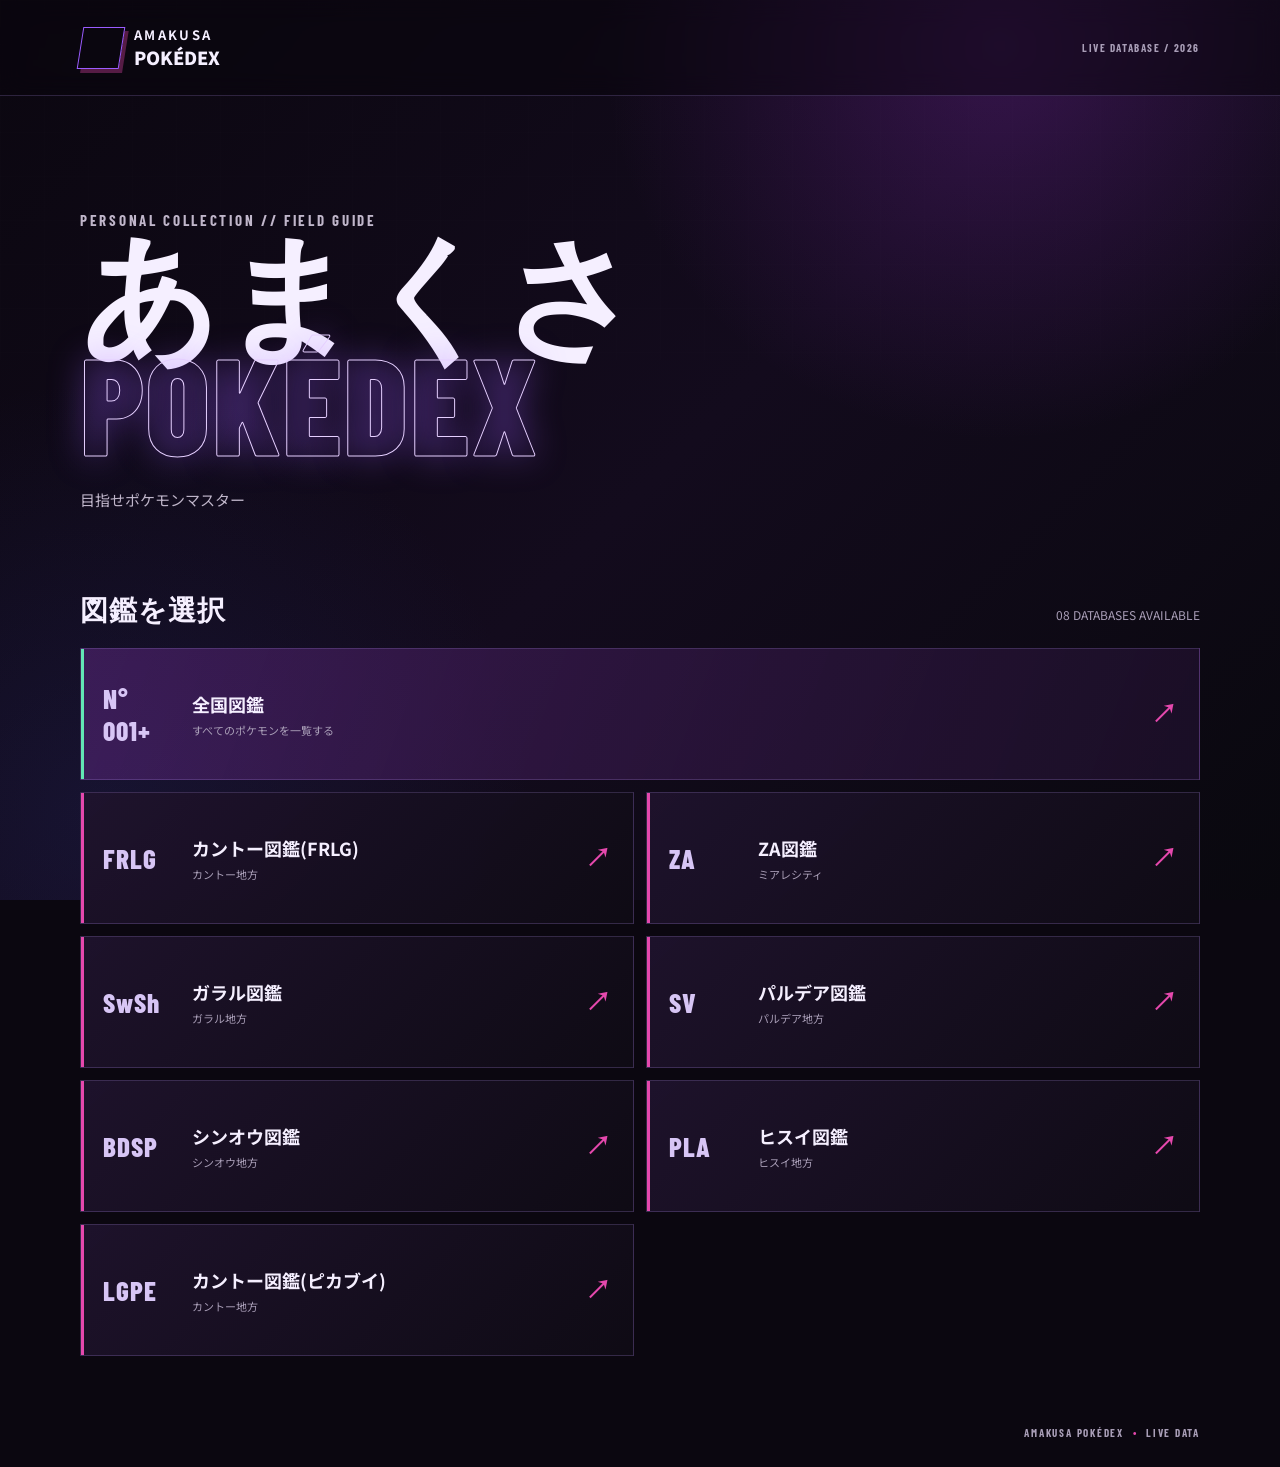
<file: index.html>
<!doctype html>
<html lang="ja">
<head>
  <meta charset="UTF-8">
  <meta name="viewport" content="width=device-width, initial-scale=1">
  <meta name="theme-color" content="#0b0710">
  <title>あまくさPOKÉDEX</title>
  <link rel="stylesheet" href="home.css">
</head>
<body>
  <div class="background" aria-hidden="true"></div>
  <header class="site-header"><div class="shell header-inner">
    <a class="wordmark" href="./" aria-label="あまくさPOKÉDEXトップへ戻る"><span class="mark"></span><span><strong>AMAKUSA</strong><span>POKÉDEX</span></span></a>
    <div class="header-note">LIVE DATABASE / 2026</div>
  </div></header>
  <main class="shell">
    <section class="intro"><p class="eyebrow">PERSONAL COLLECTION // FIELD GUIDE</p><h1>あまくさ<span>POKÉDEX</span></h1><p>目指せポケモンマスター</p></section>
    <section aria-labelledby="dex-heading"><div class="section-heading"><h2 id="dex-heading">図鑑を選択</h2><p>08 DATABASES AVAILABLE</p></div><div class="dex-grid">
      <a class="dex-card national" href="./NATIONAL/" style="animation-delay:.4s"><span class="dex-code">N° 001+</span><span><h3>全国図鑑</h3><p>すべてのポケモンを一覧する</p></span><span class="arrow">↗</span></a>
      <a class="dex-card" href="./FRLG/" style="animation-delay:.05s"><span class="dex-code">FRLG</span><span><h3>カントー図鑑(FRLG)</h3><p>カントー地方</p></span><span class="arrow">↗</span></a>
      <a class="dex-card" href="./ZA/" style="animation-delay:.1s"><span class="dex-code">ZA</span><span><h3>ZA図鑑</h3><p>ミアレシティ</p></span><span class="arrow">↗</span></a>
      <a class="dex-card" href="./SWSH/" style="animation-delay:.15s"><span class="dex-code">SwSh</span><span><h3>ガラル図鑑</h3><p>ガラル地方</p></span><span class="arrow">↗</span></a>
      <a class="dex-card" href="./SV/" style="animation-delay:.2s"><span class="dex-code">SV</span><span><h3>パルデア図鑑</h3><p>パルデア地方</p></span><span class="arrow">↗</span></a>
      <a class="dex-card" href="./BDSP/" style="animation-delay:.25s"><span class="dex-code">BDSP</span><span><h3>シンオウ図鑑</h3><p>シンオウ地方</p></span><span class="arrow">↗</span></a>
      <a class="dex-card" href="./PLA/" style="animation-delay:.3s"><span class="dex-code">PLA</span><span><h3>ヒスイ図鑑</h3><p>ヒスイ地方</p></span><span class="arrow">↗</span></a>
      <a class="dex-card" href="./LGPE/" style="animation-delay:.35s"><span class="dex-code">LGPE</span><span><h3>カントー図鑑(ピカブイ)</h3><p>カントー地方</p></span><span class="arrow">↗</span></a>
    </div></section>
  </main>
  <footer class="shell">AMAKUSA POKÉDEX <span>•</span> LIVE DATA</footer>
</body>
</html>
</file>
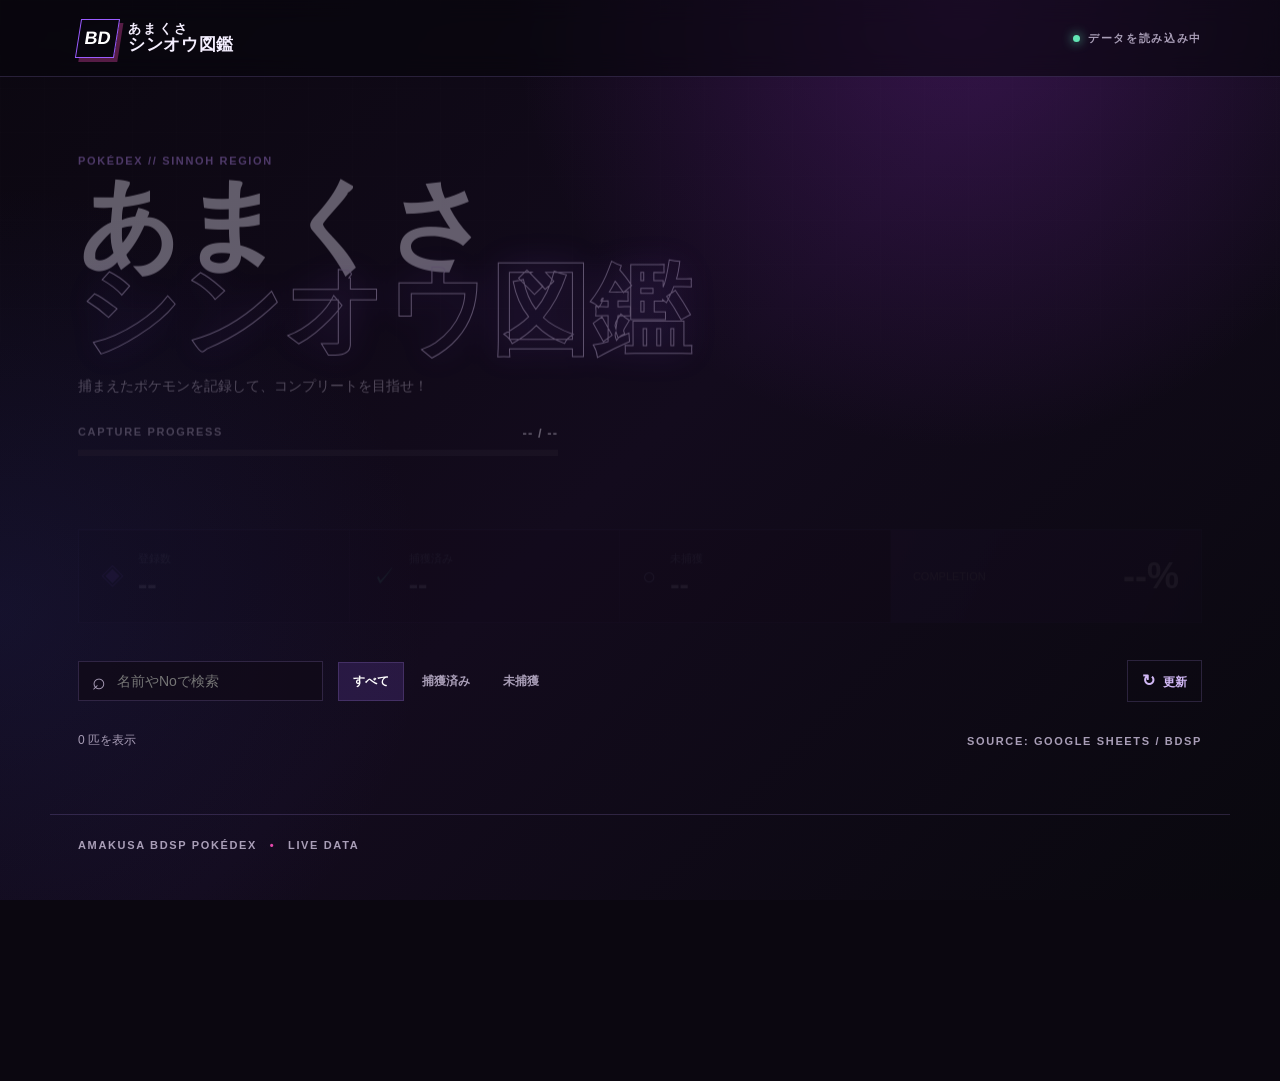
<file: bdsp/index.html>
<!doctype html><html lang="ja"><head><meta charset="UTF-8"><meta name="viewport" content="width=device-width, initial-scale=1"><title>あまくさシンオウ図鑑</title><meta http-equiv="refresh" content="0; url=../BDSP/"></head><body><p><a href="../BDSP/">シンオウ図鑑を開く</a></p></body></html>
</file>
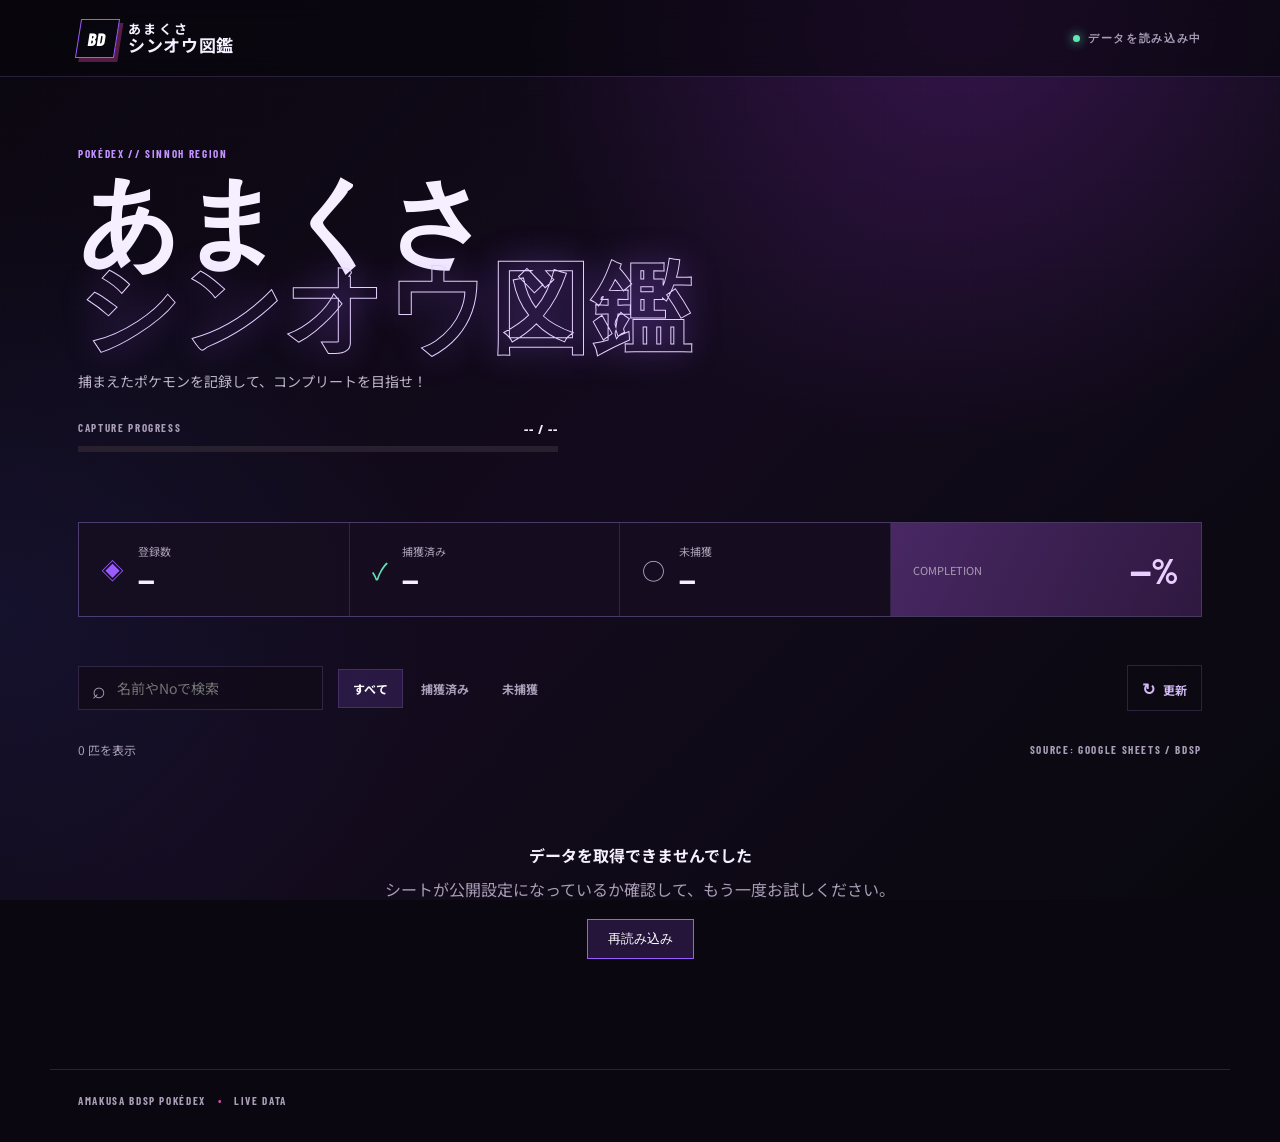
<file: BDSP/index.html>
<!doctype html>
<html lang="ja">
<head>
  <meta charset="UTF-8">
  <meta name="viewport" content="width=device-width, initial-scale=1">
  <meta name="theme-color" content="#0b0710">
  <title>あまくさシンオウ図鑑</title>
  <link rel="preconnect" href="https://fonts.googleapis.com">
  <link rel="preconnect" href="https://fonts.gstatic.com" crossorigin>
  <link href="https://fonts.googleapis.com/css2?family=Barlow+Condensed:wght@600;700;800&family=Noto+Sans+JP:wght@400;500;700;900&display=swap" rel="stylesheet">
  <link rel="stylesheet" href="bdsp.css">
</head>
<body>
  <div class="backdrop" aria-hidden="true"></div>
  <header class="site-header"><div class="header-inner"><a class="brand" href="../" aria-label="あまくさPOKÉDEX選択画面へ戻る"><span class="brand-mark">BD</span><span><strong>あまくさ</strong><b>シンオウ図鑑</b></span></a><div class="header-meta"><span class="live-dot"></span><span id="updatedAt">データを読み込み中</span></div></div></header>
  <main class="main-content"><section class="hero"><div class="eyebrow">POKÉDEX // SINNOH REGION</div><h1>あまくさ<span>シンオウ図鑑</span></h1><p>捕まえたポケモンを記録して、コンプリートを目指せ！</p><div class="progress-wrap" aria-label="捕獲進捗"><div class="progress-label"><span>CAPTURE PROGRESS</span><strong id="progressText">-- / --</strong></div><div class="progress-track"><div class="progress-bar" id="progressBar"></div></div></div></section>
    <div class="dashboard-shell"><section class="dashboard" aria-label="図鑑の操作と統計"><div class="stat"><span class="stat-icon">◈</span><div><small>登録数</small><strong id="totalCount">--</strong></div></div><div class="stat captured"><span class="stat-icon">✓</span><div><small>捕獲済み</small><strong id="capturedCount">--</strong></div></div><div class="stat missing"><span class="stat-icon">○</span><div><small>未捕獲</small><strong id="missingCount">--</strong></div></div><div class="completion"><small>COMPLETION</small><strong id="completionRate">--%</strong></div></section>
    <section class="toolbar" aria-label="図鑑の絞り込み"><label class="search-box"><span aria-hidden="true">⌕</span><input id="searchInput" type="search" placeholder="名前やNoで検索" autocomplete="off"></label><div class="filter-tabs" role="group" aria-label="表示フィルター"><button class="filter active" data-filter="all" type="button">すべて</button><button class="filter" data-filter="captured" type="button">捕獲済み</button><button class="filter" data-filter="missing" type="button">未捕獲</button></div><button class="refresh-button" id="refreshButton" type="button"><span>↻</span> 更新</button></section><div class="result-line"><span id="resultCount">データを読み込んでいます...</span><span class="source-label">SOURCE: GOOGLE SHEETS / BDSP</span></div></div>
    <section class="pokemon-grid" id="pokemonGrid" aria-live="polite"></section><div class="empty-state" id="emptyState" hidden><div>⌁</div><strong>該当するポケモンが見つかりません</strong><span>検索条件やフィルターを変更してください。</span></div><div class="error-state" id="errorState" hidden><strong>データを取得できませんでした</strong><span>シートが公開設定になっているか確認して、もう一度お試しください。</span><button id="retryButton" type="button">再読み込み</button></div>
  </main><button class="back-to-top" id="backToTop" type="button" aria-label="ページの一番上へ戻る" hidden>↑</button><div class="panel-size-control" id="panelSizeControl" hidden><button class="panel-size-toggle" id="panelSizeToggle" type="button" aria-expanded="false" aria-controls="panelSizeOptions">パネルサイズ</button><div class="panel-size-options" id="panelSizeOptions" role="group" aria-label="パネルサイズ" hidden><button type="button" data-panel-scale="1">100%</button><button type="button" data-panel-scale=".75">75%</button><button type="button" data-panel-scale=".5">50%</button></div></div><footer>AMAKUSA BDSP POKÉDEX <span>•</span> LIVE DATA</footer><script src="bdsp.js"></script>
</body>
</html>
</file>
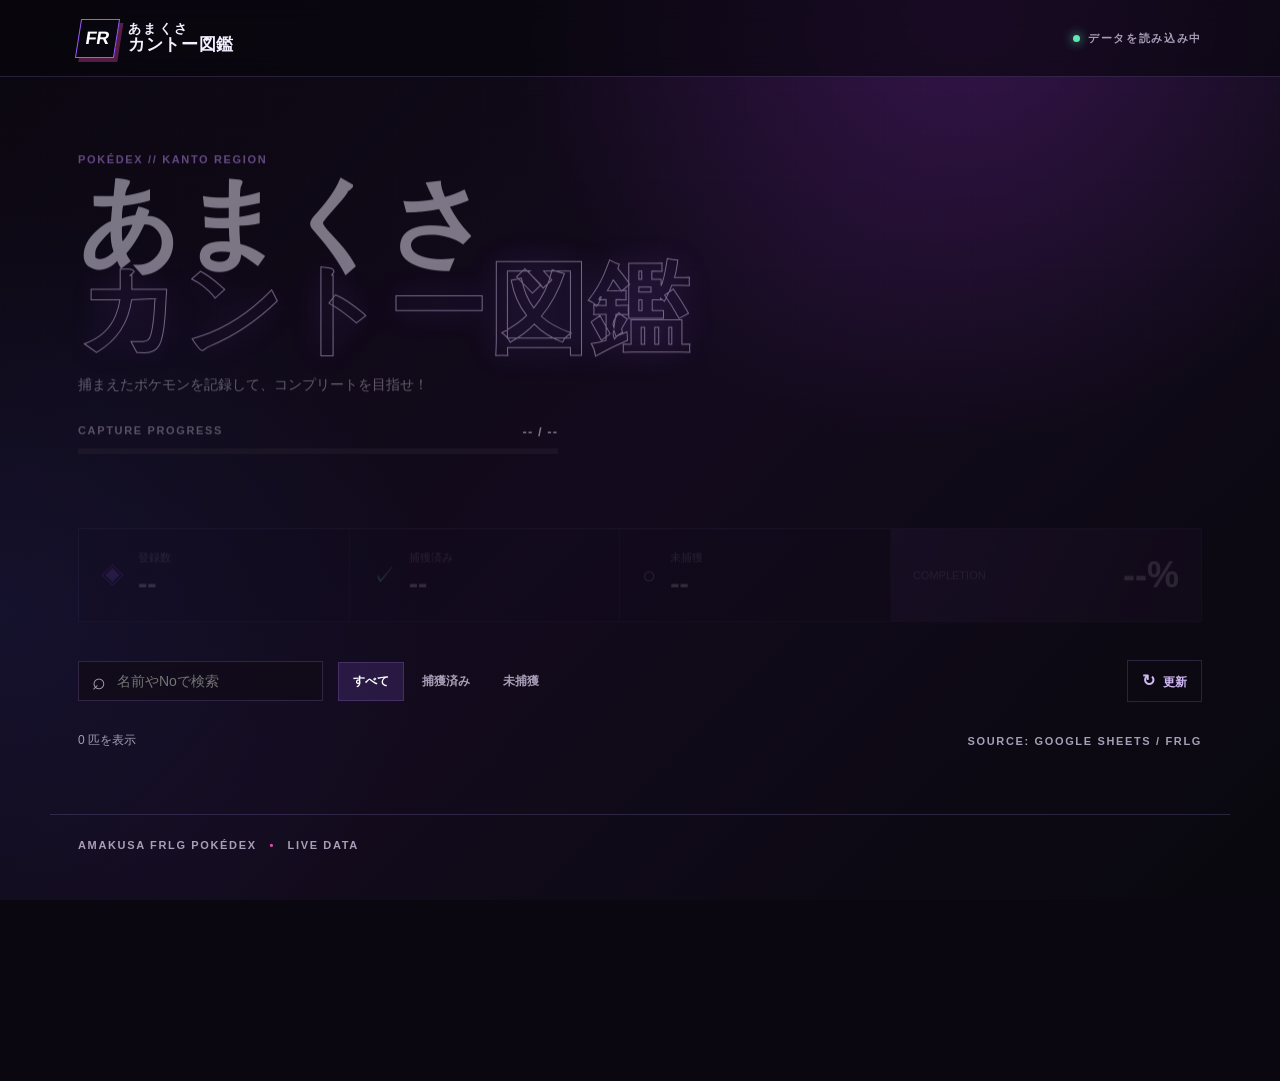
<file: frlg/index.html>
<!doctype html>
<html lang="ja">
<head>
  <meta charset="UTF-8">
  <meta name="viewport" content="width=device-width, initial-scale=1">
  <title>あまくさFRLG図鑑</title>
  <meta http-equiv="refresh" content="0; url=../FRLG/">
</head>
<body>
  <p><a href="../FRLG/">FRLG図鑑を開く</a></p>
</body>
</html>
</file>
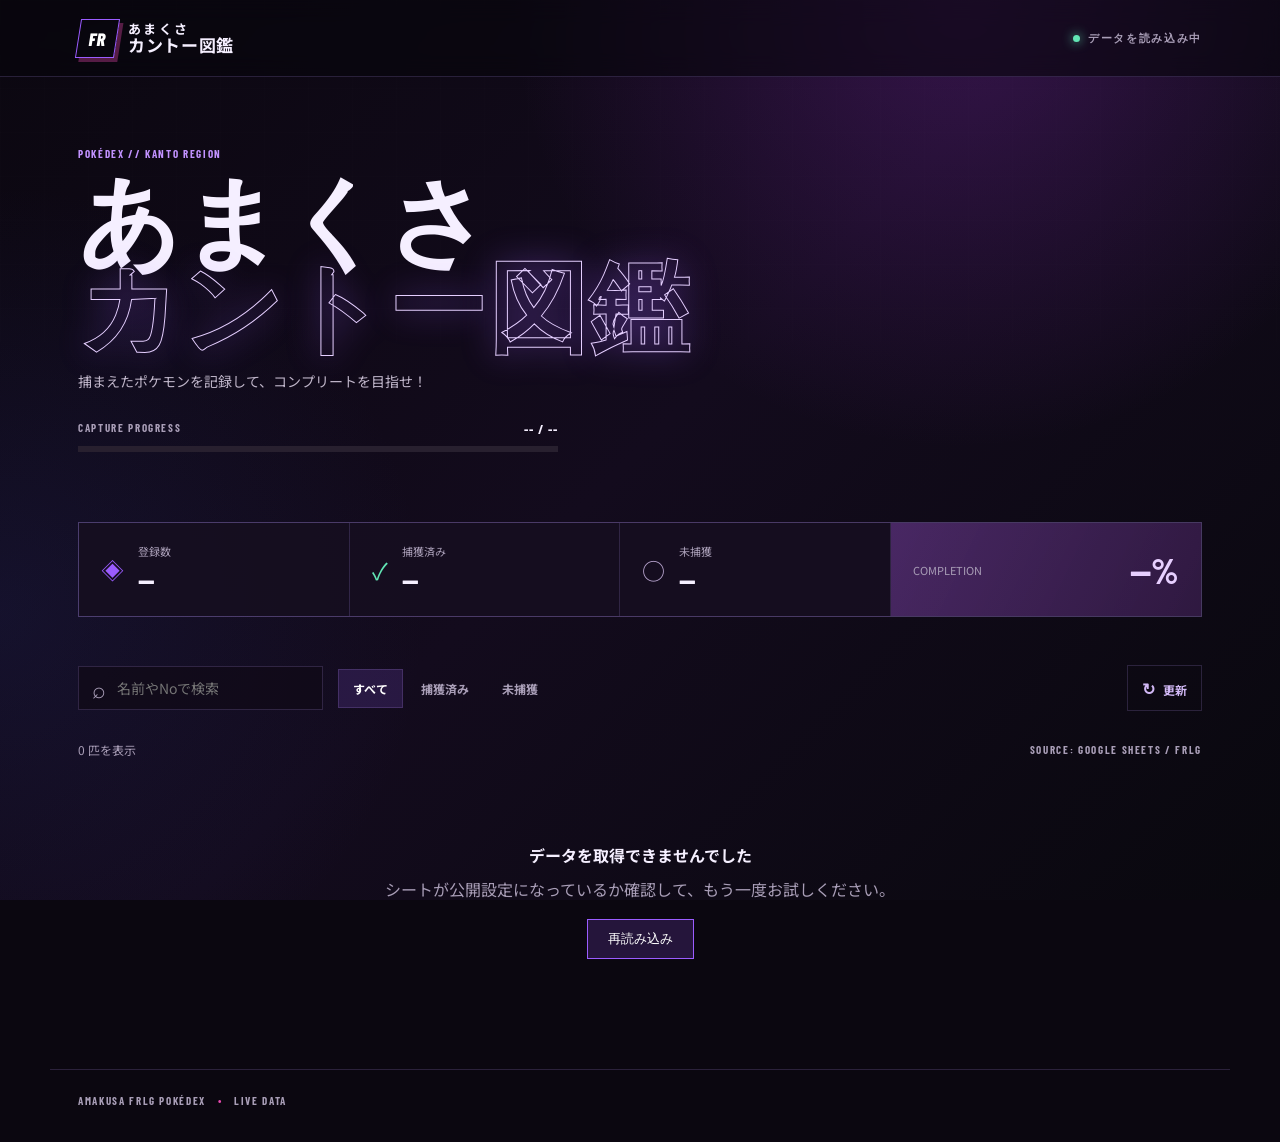
<file: FRLG/index.html>
<!doctype html>
<html lang="ja">
<head>
  <meta charset="UTF-8">
  <meta name="viewport" content="width=device-width, initial-scale=1">
  <meta name="theme-color" content="#0b0710">
  <title>あまくさカントー図鑑</title>
  <link rel="preconnect" href="https://fonts.googleapis.com">
  <link rel="preconnect" href="https://fonts.gstatic.com" crossorigin>
  <link href="https://fonts.googleapis.com/css2?family=Barlow+Condensed:wght@600;700;800&family=Noto+Sans+JP:wght@400;500;700;900&display=swap" rel="stylesheet">
  <link rel="stylesheet" href="frlg.css">
</head>
<body>
  <div class="backdrop" aria-hidden="true"></div>
  <header class="site-header">
    <div class="header-inner">
      <a class="brand" href="../" aria-label="あまくさPOKÉDEX選択画面へ戻る">
        <span class="brand-mark">FR</span>
        <span><strong>あまくさ</strong><b>カントー図鑑</b></span>
      </a>
      <div class="header-meta"><span class="live-dot"></span><span id="updatedAt">データを読み込み中</span></div>
    </div>
  </header>
  <main class="main-content">
    <section class="hero">
      <div class="eyebrow">POKÉDEX // KANTO REGION</div>
      <h1>あまくさ<span>カントー図鑑</span></h1>
      <p>捕まえたポケモンを記録して、コンプリートを目指せ！</p>
      <div class="progress-wrap" aria-label="捕獲進捗"><div class="progress-label"><span>CAPTURE PROGRESS</span><strong id="progressText">-- / --</strong></div><div class="progress-track"><div class="progress-bar" id="progressBar"></div></div></div>
    </section>
    <div class="dashboard-shell">
    <section class="dashboard" aria-label="図鑑の操作と統計">
      <div class="stat"><span class="stat-icon">◈</span><div><small>登録数</small><strong id="totalCount">--</strong></div></div><div class="stat captured"><span class="stat-icon">✓</span><div><small>捕獲済み</small><strong id="capturedCount">--</strong></div></div><div class="stat missing"><span class="stat-icon">○</span><div><small>未捕獲</small><strong id="missingCount">--</strong></div></div><div class="completion"><small>COMPLETION</small><strong id="completionRate">--%</strong></div>
    </section>
    <section class="toolbar" aria-label="図鑑の絞り込み"><label class="search-box"><span aria-hidden="true">⌕</span><input id="searchInput" type="search" placeholder="名前やNoで検索" autocomplete="off"></label><div class="filter-tabs" role="group" aria-label="表示フィルター"><button class="filter active" data-filter="all" type="button">すべて</button><button class="filter" data-filter="captured" type="button">捕獲済み</button><button class="filter" data-filter="missing" type="button">未捕獲</button></div><button class="refresh-button" id="refreshButton" type="button"><span>↻</span> 更新</button></section>
    <div class="result-line"><span id="resultCount">データを読み込んでいます...</span><span class="source-label">SOURCE: GOOGLE SHEETS / FRLG</span></div>
    </div><section class="pokemon-grid" id="pokemonGrid" aria-live="polite"></section><div class="empty-state" id="emptyState" hidden><div>⌁</div><strong>該当するポケモンが見つかりません</strong><span>検索条件やフィルターを変更してください。</span></div><div class="error-state" id="errorState" hidden><strong>データを取得できませんでした</strong><span>シートが公開設定になっているか確認して、もう一度お試しください。</span><button id="retryButton" type="button">再読み込み</button></div>
  </main>
  <button class="back-to-top" id="backToTop" type="button" aria-label="ページの一番上へ戻る" hidden>↑</button>
  <div class="panel-size-control" id="panelSizeControl" hidden>
    <button class="panel-size-toggle" id="panelSizeToggle" type="button" aria-expanded="false" aria-controls="panelSizeOptions">パネルサイズ</button>
    <div class="panel-size-options" id="panelSizeOptions" role="group" aria-label="パネルサイズ" hidden>
      <button type="button" data-panel-scale="1">100%</button><button type="button" data-panel-scale=".75">75%</button><button type="button" data-panel-scale=".5">50%</button>
    </div>
  </div>
  <footer>AMAKUSA FRLG POKÉDEX <span>•</span> LIVE DATA</footer>
  <script src="frlg.js"></script>
</body>
</html>
</file>
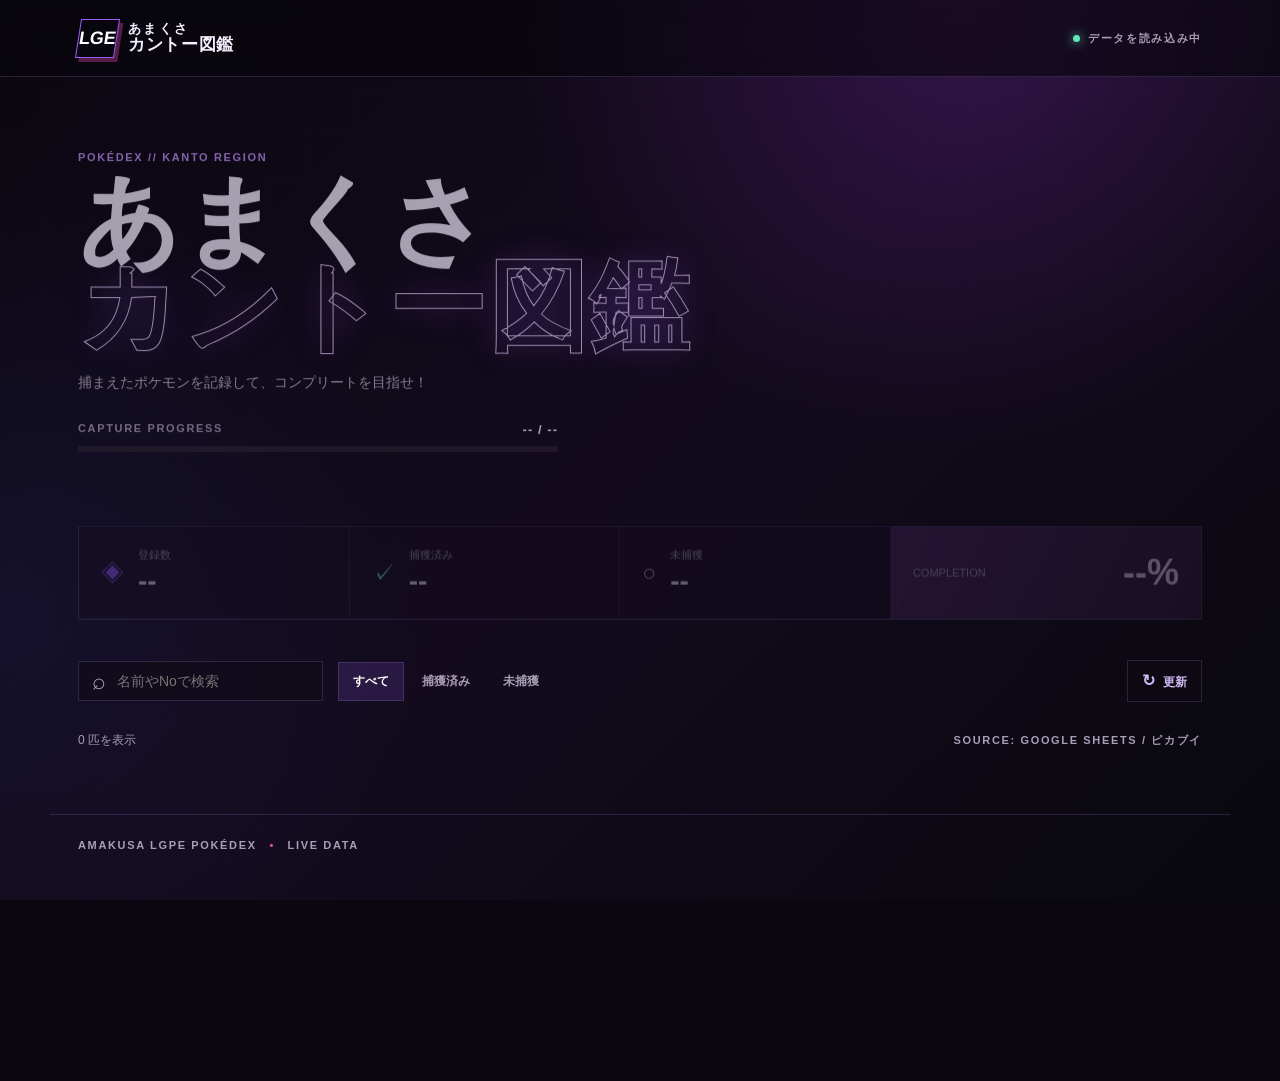
<file: lgpe/index.html>
<!doctype html><html lang="ja"><head><meta charset="UTF-8"><meta name="viewport" content="width=device-width, initial-scale=1"><title>あまくさLGPE図鑑</title><meta http-equiv="refresh" content="0; url=../LGPE/"></head><body><p><a href="../LGPE/">LGPE図鑑を開く</a></p></body></html>
</file>
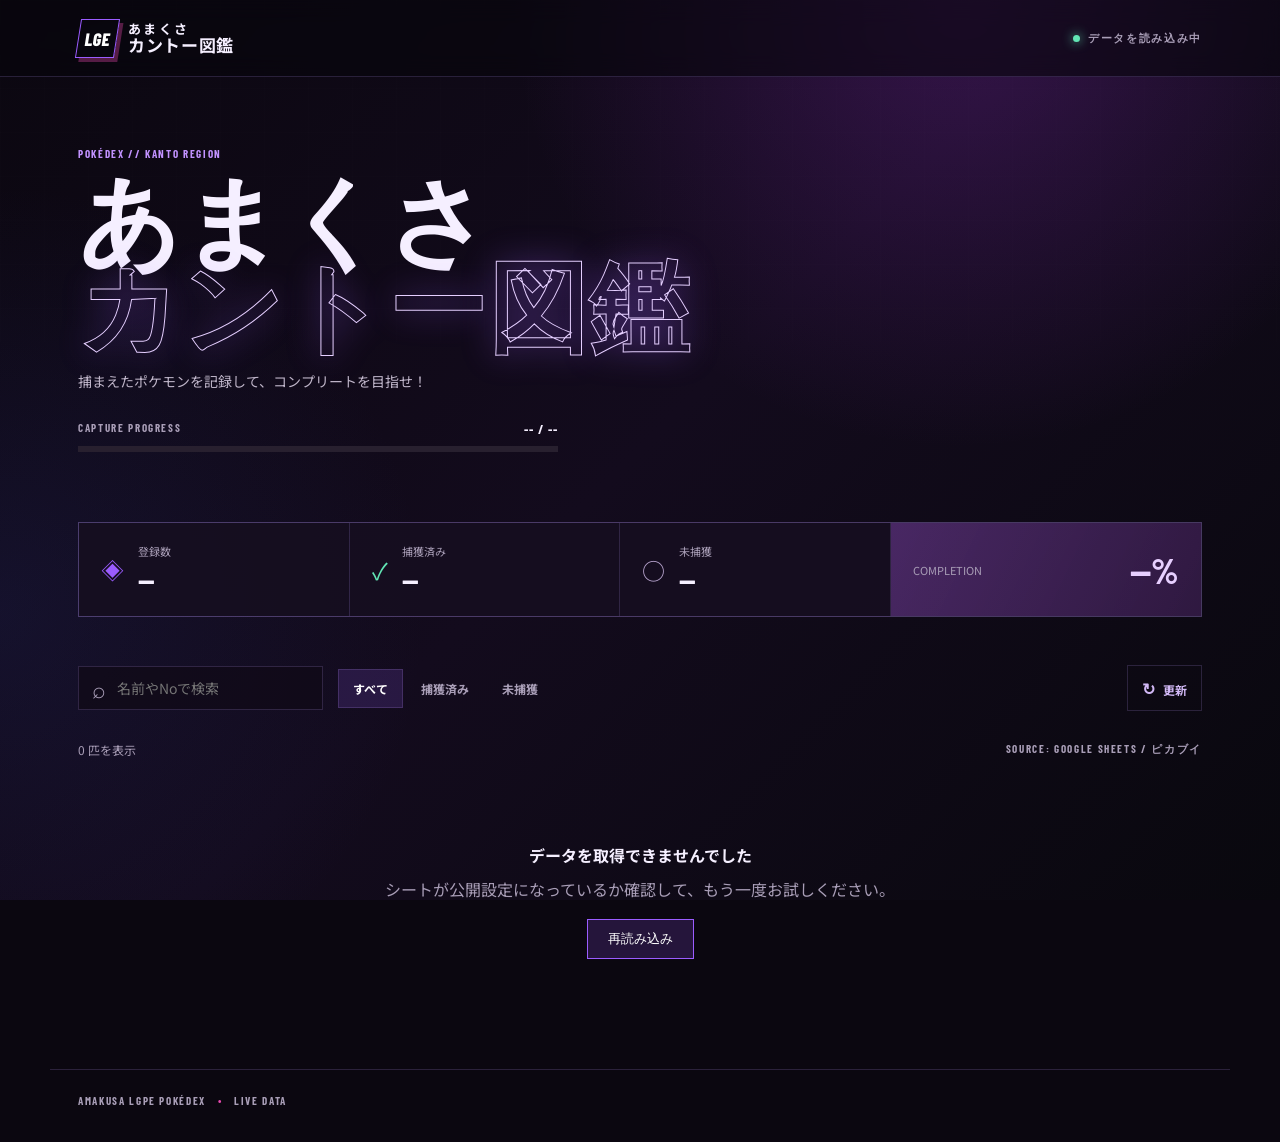
<file: LGPE/index.html>
<!doctype html>
<html lang="ja">
<head>
  <meta charset="UTF-8">
  <meta name="viewport" content="width=device-width, initial-scale=1">
  <meta name="theme-color" content="#0b0710">
  <title>あまくさカントー図鑑</title>
  <link rel="preconnect" href="https://fonts.googleapis.com"><link rel="preconnect" href="https://fonts.gstatic.com" crossorigin><link href="https://fonts.googleapis.com/css2?family=Barlow+Condensed:wght@600;700;800&family=Noto+Sans+JP:wght@400;500;700;900&display=swap" rel="stylesheet"><link rel="stylesheet" href="lgpe.css">
</head>
<body><div class="backdrop" aria-hidden="true"></div><header class="site-header"><div class="header-inner"><a class="brand" href="../" aria-label="あまくさPOKÉDEX選択画面へ戻る"><span class="brand-mark">LGE</span><span><strong>あまくさ</strong><b>カントー図鑑</b></span></a><div class="header-meta"><span class="live-dot"></span><span id="updatedAt">データを読み込み中</span></div></div></header><main class="main-content"><section class="hero"><div class="eyebrow">POKÉDEX // KANTO REGION</div><h1>あまくさ<span>カントー図鑑</span></h1><p>捕まえたポケモンを記録して、コンプリートを目指せ！</p><div class="progress-wrap" aria-label="捕獲進捗"><div class="progress-label"><span>CAPTURE PROGRESS</span><strong id="progressText">-- / --</strong></div><div class="progress-track"><div class="progress-bar" id="progressBar"></div></div></div></section><div class="dashboard-shell"><section class="dashboard" aria-label="図鑑の操作と統計"><div class="stat"><span class="stat-icon">◈</span><div><small>登録数</small><strong id="totalCount">--</strong></div></div><div class="stat captured"><span class="stat-icon">✓</span><div><small>捕獲済み</small><strong id="capturedCount">--</strong></div></div><div class="stat missing"><span class="stat-icon">○</span><div><small>未捕獲</small><strong id="missingCount">--</strong></div></div><div class="completion"><small>COMPLETION</small><strong id="completionRate">--%</strong></div></section><section class="toolbar" aria-label="図鑑の絞り込み"><label class="search-box"><span aria-hidden="true">⌕</span><input id="searchInput" type="search" placeholder="名前やNoで検索" autocomplete="off"></label><div class="filter-tabs" role="group" aria-label="表示フィルター"><button class="filter active" data-filter="all" type="button">すべて</button><button class="filter" data-filter="captured" type="button">捕獲済み</button><button class="filter" data-filter="missing" type="button">未捕獲</button></div><button class="refresh-button" id="refreshButton" type="button"><span>↻</span> 更新</button></section><div class="result-line"><span id="resultCount">データを読み込んでいます...</span><span class="source-label">SOURCE: GOOGLE SHEETS / ピカブイ</span></div></div><section class="pokemon-grid" id="pokemonGrid" aria-live="polite"></section><div class="empty-state" id="emptyState" hidden><div>⌁</div><strong>該当するポケモンが見つかりません</strong><span>検索条件やフィルターを変更してください。</span></div><div class="error-state" id="errorState" hidden><strong>データを取得できませんでした</strong><span>シートが公開設定になっているか確認して、もう一度お試しください。</span><button id="retryButton" type="button">再読み込み</button></div></main><button class="back-to-top" id="backToTop" type="button" aria-label="ページの一番上へ戻る" hidden>↑</button><div class="panel-size-control" id="panelSizeControl" hidden><button class="panel-size-toggle" id="panelSizeToggle" type="button" aria-expanded="false" aria-controls="panelSizeOptions">パネルサイズ</button><div class="panel-size-options" id="panelSizeOptions" role="group" aria-label="パネルサイズ" hidden><button type="button" data-panel-scale="1">100%</button><button type="button" data-panel-scale=".75">75%</button><button type="button" data-panel-scale=".5">50%</button></div></div><footer>AMAKUSA LGPE POKÉDEX <span>•</span> LIVE DATA</footer><script src="lgpe.js"></script></body></html>
</file>
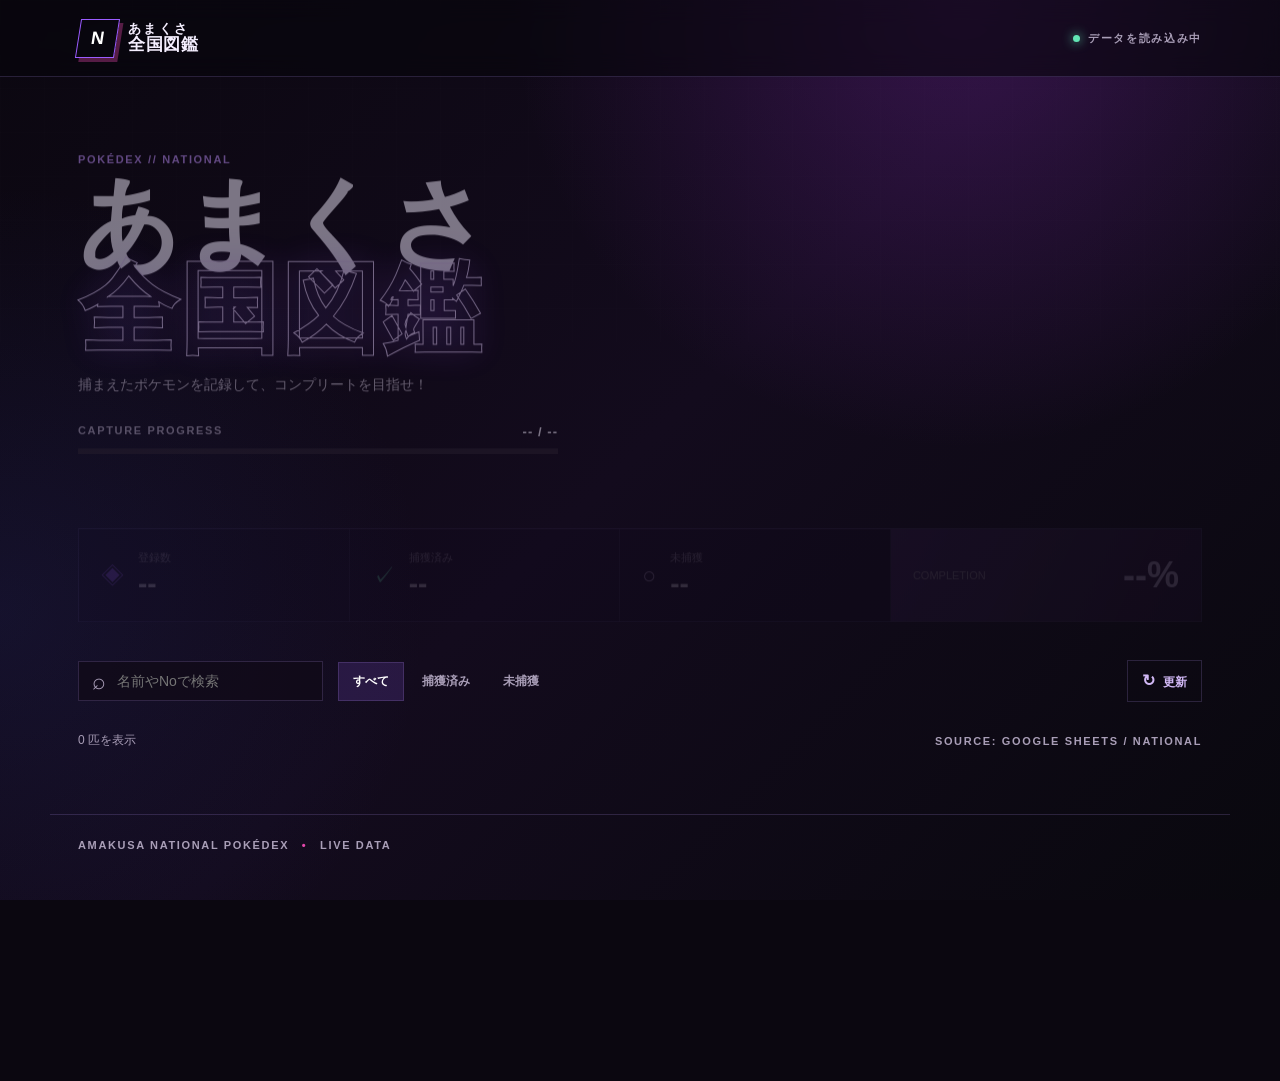
<file: national/index.html>
<!doctype html>
<html lang="ja">
<head>
  <meta charset="UTF-8">
  <meta name="viewport" content="width=device-width, initial-scale=1">
  <title>あまくさ全国図鑑</title>
  <meta http-equiv="refresh" content="0; url=../NATIONAL/">
</head>
<body>
  <p><a href="../NATIONAL/">全国図鑑を開く</a></p>
</body>
</html>
</file>
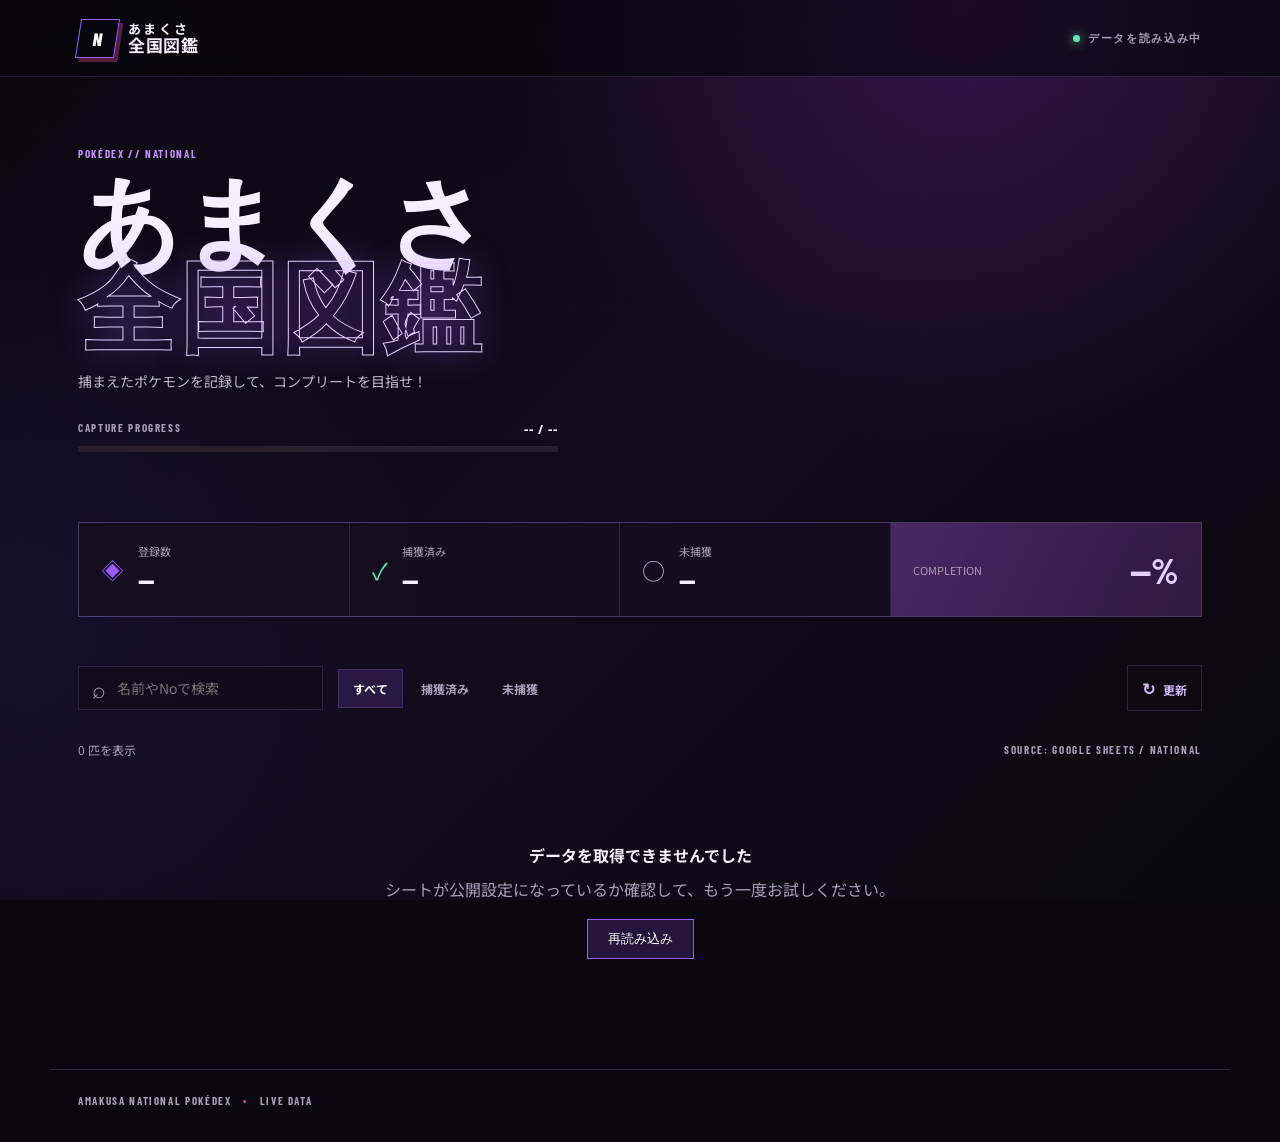
<file: NATIONAL/index.html>
<!doctype html>
<html lang="ja">
<head>
  <meta charset="UTF-8">
  <meta name="viewport" content="width=device-width, initial-scale=1">
  <meta name="theme-color" content="#0b0710">
  <title>あまくさ全国図鑑</title>
  <link rel="preconnect" href="https://fonts.googleapis.com">
  <link rel="preconnect" href="https://fonts.gstatic.com" crossorigin>
  <link href="https://fonts.googleapis.com/css2?family=Barlow+Condensed:wght@600;700;800&family=Noto+Sans+JP:wght@400;500;700;900&display=swap" rel="stylesheet">
  <link rel="stylesheet" href="national.css">
</head>
<body>
  <div class="backdrop" aria-hidden="true"></div>
  <header class="site-header"><div class="header-inner">
    <a class="brand" href="../" aria-label="あまくさPOKÉDEX選択画面へ戻る"><span class="brand-mark">N</span><span><strong>あまくさ</strong><b>全国図鑑</b></span></a>
    <div class="header-meta"><span class="live-dot"></span><span id="updatedAt">データを読み込み中</span></div>
  </div></header>
  <main class="main-content">
    <section class="hero"><div class="eyebrow">POKÉDEX // NATIONAL</div><h1>あまくさ<span>全国図鑑</span></h1><p>捕まえたポケモンを記録して、コンプリートを目指せ！</p><div class="progress-wrap" aria-label="捕獲進捗"><div class="progress-label"><span>CAPTURE PROGRESS</span><strong id="progressText">-- / --</strong></div><div class="progress-track"><div class="progress-bar" id="progressBar"></div></div></div></section>
    <div class="dashboard-shell"><section class="dashboard" aria-label="図鑑の操作と統計"><div class="stat"><span class="stat-icon">◈</span><div><small>登録数</small><strong id="totalCount">--</strong></div></div><div class="stat captured"><span class="stat-icon">✓</span><div><small>捕獲済み</small><strong id="capturedCount">--</strong></div></div><div class="stat missing"><span class="stat-icon">○</span><div><small>未捕獲</small><strong id="missingCount">--</strong></div></div><div class="completion"><small>COMPLETION</small><strong id="completionRate">--%</strong></div></section>
    <section class="toolbar" aria-label="図鑑の絞り込み"><label class="search-box"><span aria-hidden="true">⌕</span><input id="searchInput" type="search" placeholder="名前やNoで検索" autocomplete="off"></label><div class="filter-tabs" role="group" aria-label="表示フィルター"><button class="filter active" data-filter="all" type="button">すべて</button><button class="filter" data-filter="captured" type="button">捕獲済み</button><button class="filter" data-filter="missing" type="button">未捕獲</button></div><button class="refresh-button" id="refreshButton" type="button"><span>↻</span> 更新</button></section>
    <div class="result-line"><span id="resultCount">データを読み込んでいます...</span><span class="source-label">SOURCE: GOOGLE SHEETS / NATIONAL</span></div></div>
    <section class="pokemon-grid" id="pokemonGrid" aria-live="polite"></section><div class="empty-state" id="emptyState" hidden><div>⌁</div><strong>該当するポケモンが見つかりません</strong><span>検索条件やフィルターを変更してください。</span></div><div class="error-state" id="errorState" hidden><strong>データを取得できませんでした</strong><span>シートが公開設定になっているか確認して、もう一度お試しください。</span><button id="retryButton" type="button">再読み込み</button></div>
  </main>
  <button class="back-to-top" id="backToTop" type="button" aria-label="ページの一番上へ戻る" hidden>↑</button>
  <div class="panel-size-control" id="panelSizeControl" hidden><button class="panel-size-toggle" id="panelSizeToggle" type="button" aria-expanded="false" aria-controls="panelSizeOptions">パネルサイズ</button><div class="panel-size-options" id="panelSizeOptions" role="group" aria-label="パネルサイズ" hidden><button type="button" data-panel-scale="1">100%</button><button type="button" data-panel-scale=".75">75%</button><button type="button" data-panel-scale=".5">50%</button></div></div>
  <footer>AMAKUSA NATIONAL POKÉDEX <span>•</span> LIVE DATA</footer>
  <script src="national.js"></script>
</body>
</html>
</file>
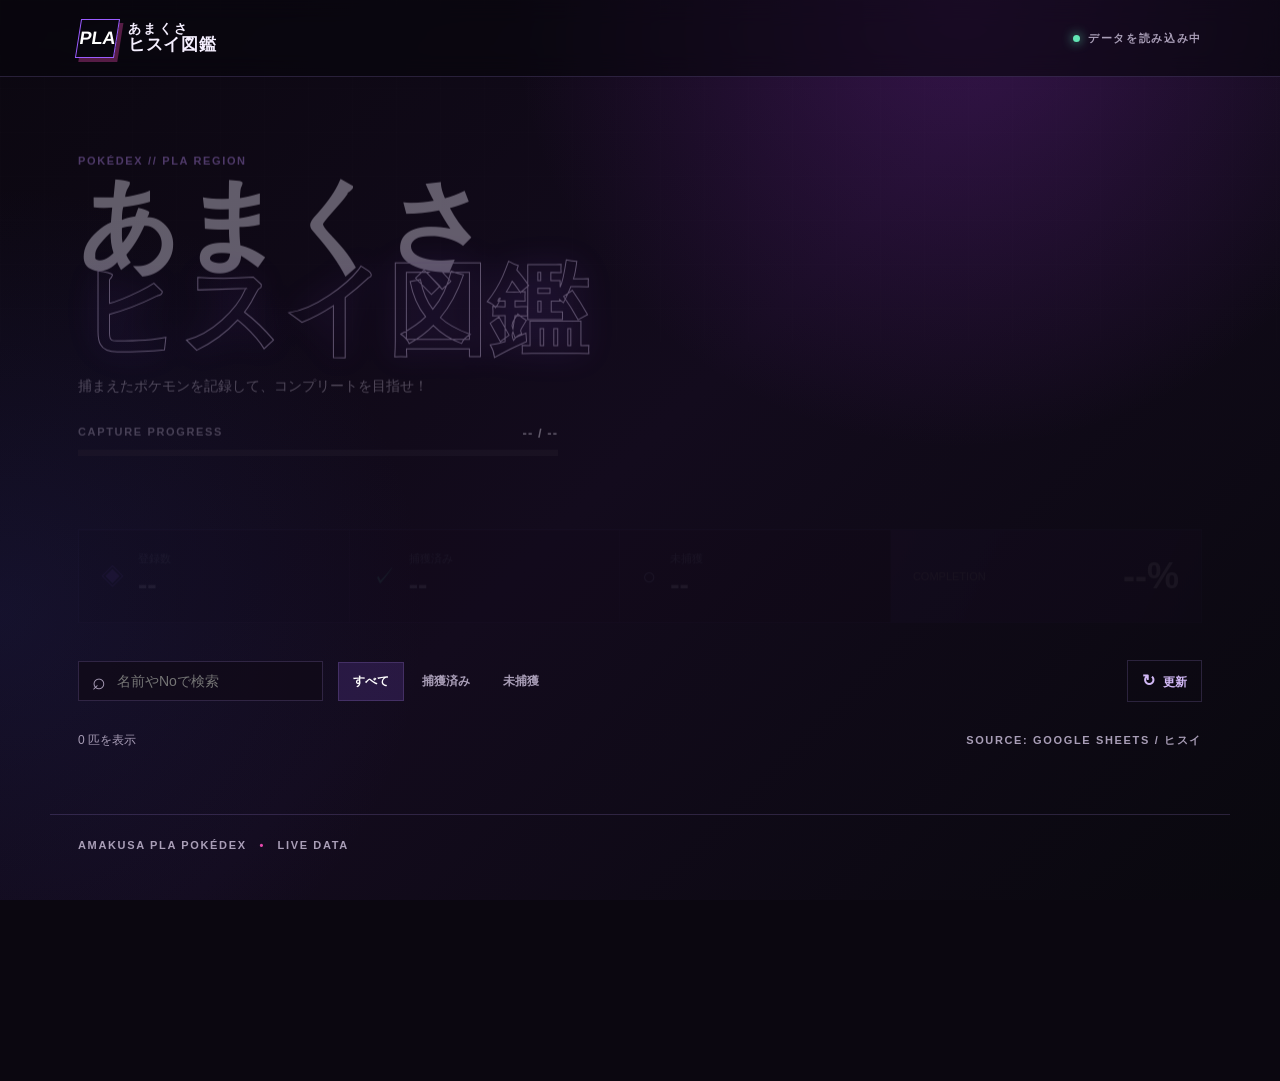
<file: pla/index.html>
<!doctype html><html lang="ja"><head><meta charset="UTF-8"><meta name="viewport" content="width=device-width, initial-scale=1"><title>あまくさヒスイ図鑑</title><meta http-equiv="refresh" content="0; url=../PLA/"></head><body><p><a href="../PLA/">ヒスイ図鑑を開く</a></p></body></html>
</file>
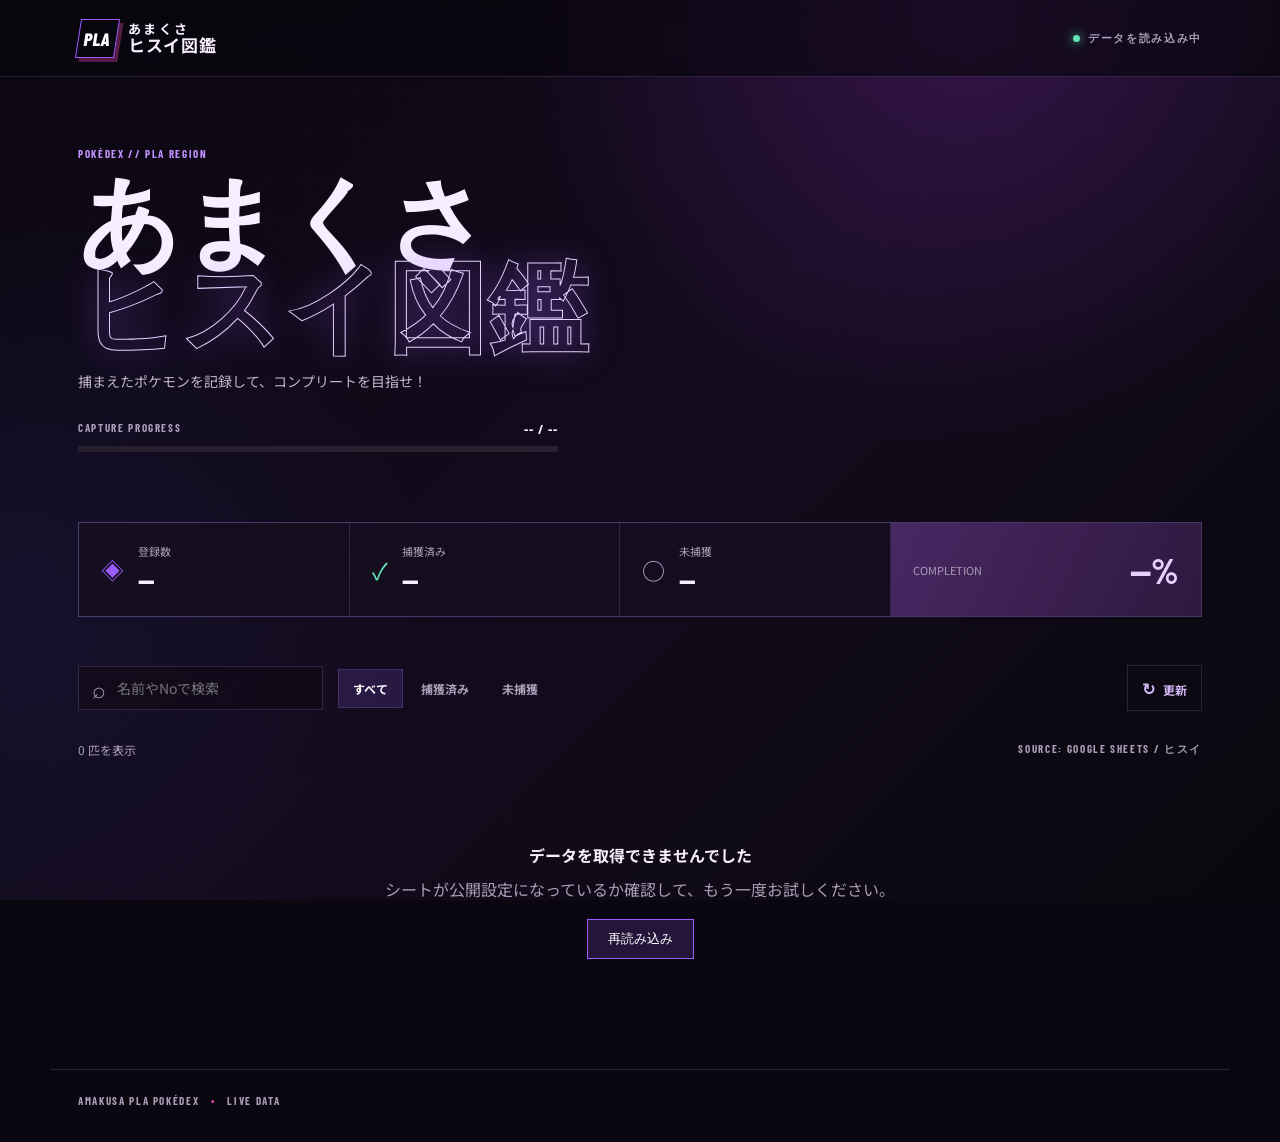
<file: PLA/index.html>
<!doctype html>
<html lang="ja">
<head>
  <meta charset="UTF-8">
  <meta name="viewport" content="width=device-width, initial-scale=1">
  <meta name="theme-color" content="#0b0710">
  <title>あまくさヒスイ図鑑</title>
  <link rel="preconnect" href="https://fonts.googleapis.com"><link rel="preconnect" href="https://fonts.gstatic.com" crossorigin><link href="https://fonts.googleapis.com/css2?family=Barlow+Condensed:wght@600;700;800&family=Noto+Sans+JP:wght@400;500;700;900&display=swap" rel="stylesheet"><link rel="stylesheet" href="pla.css">
</head>
<body><div class="backdrop" aria-hidden="true"></div><header class="site-header"><div class="header-inner"><a class="brand" href="../" aria-label="あまくさPOKÉDEX選択画面へ戻る"><span class="brand-mark">PLA</span><span><strong>あまくさ</strong><b>ヒスイ図鑑</b></span></a><div class="header-meta"><span class="live-dot"></span><span id="updatedAt">データを読み込み中</span></div></div></header>
<main class="main-content"><section class="hero"><div class="eyebrow">POKÉDEX // PLA REGION</div><h1>あまくさ<span>ヒスイ図鑑</span></h1><p>捕まえたポケモンを記録して、コンプリートを目指せ！</p><div class="progress-wrap" aria-label="捕獲進捗"><div class="progress-label"><span>CAPTURE PROGRESS</span><strong id="progressText">-- / --</strong></div><div class="progress-track"><div class="progress-bar" id="progressBar"></div></div></div></section><div class="dashboard-shell"><section class="dashboard" aria-label="図鑑の操作と統計"><div class="stat"><span class="stat-icon">◈</span><div><small>登録数</small><strong id="totalCount">--</strong></div></div><div class="stat captured"><span class="stat-icon">✓</span><div><small>捕獲済み</small><strong id="capturedCount">--</strong></div></div><div class="stat missing"><span class="stat-icon">○</span><div><small>未捕獲</small><strong id="missingCount">--</strong></div></div><div class="completion"><small>COMPLETION</small><strong id="completionRate">--%</strong></div></section><section class="toolbar" aria-label="図鑑の絞り込み"><label class="search-box"><span aria-hidden="true">⌕</span><input id="searchInput" type="search" placeholder="名前やNoで検索" autocomplete="off"></label><div class="filter-tabs" role="group" aria-label="表示フィルター"><button class="filter active" data-filter="all" type="button">すべて</button><button class="filter" data-filter="captured" type="button">捕獲済み</button><button class="filter" data-filter="missing" type="button">未捕獲</button></div><button class="refresh-button" id="refreshButton" type="button"><span>↻</span> 更新</button></section><div class="result-line"><span id="resultCount">データを読み込んでいます...</span><span class="source-label">SOURCE: GOOGLE SHEETS / ヒスイ</span></div></div><section class="pokemon-grid" id="pokemonGrid" aria-live="polite"></section><div class="empty-state" id="emptyState" hidden><div>⌁</div><strong>該当するポケモンが見つかりません</strong><span>検索条件やフィルターを変更してください。</span></div><div class="error-state" id="errorState" hidden><strong>データを取得できませんでした</strong><span>シートが公開設定になっているか確認して、もう一度お試しください。</span><button id="retryButton" type="button">再読み込み</button></div></main><button class="back-to-top" id="backToTop" type="button" aria-label="ページの一番上へ戻る" hidden>↑</button><div class="panel-size-control" id="panelSizeControl" hidden><button class="panel-size-toggle" id="panelSizeToggle" type="button" aria-expanded="false" aria-controls="panelSizeOptions">パネルサイズ</button><div class="panel-size-options" id="panelSizeOptions" role="group" aria-label="パネルサイズ" hidden><button type="button" data-panel-scale="1">100%</button><button type="button" data-panel-scale=".75">75%</button><button type="button" data-panel-scale=".5">50%</button></div></div><footer>AMAKUSA PLA POKÉDEX <span>•</span> LIVE DATA</footer><script src="pla.js"></script></body></html>
</file>
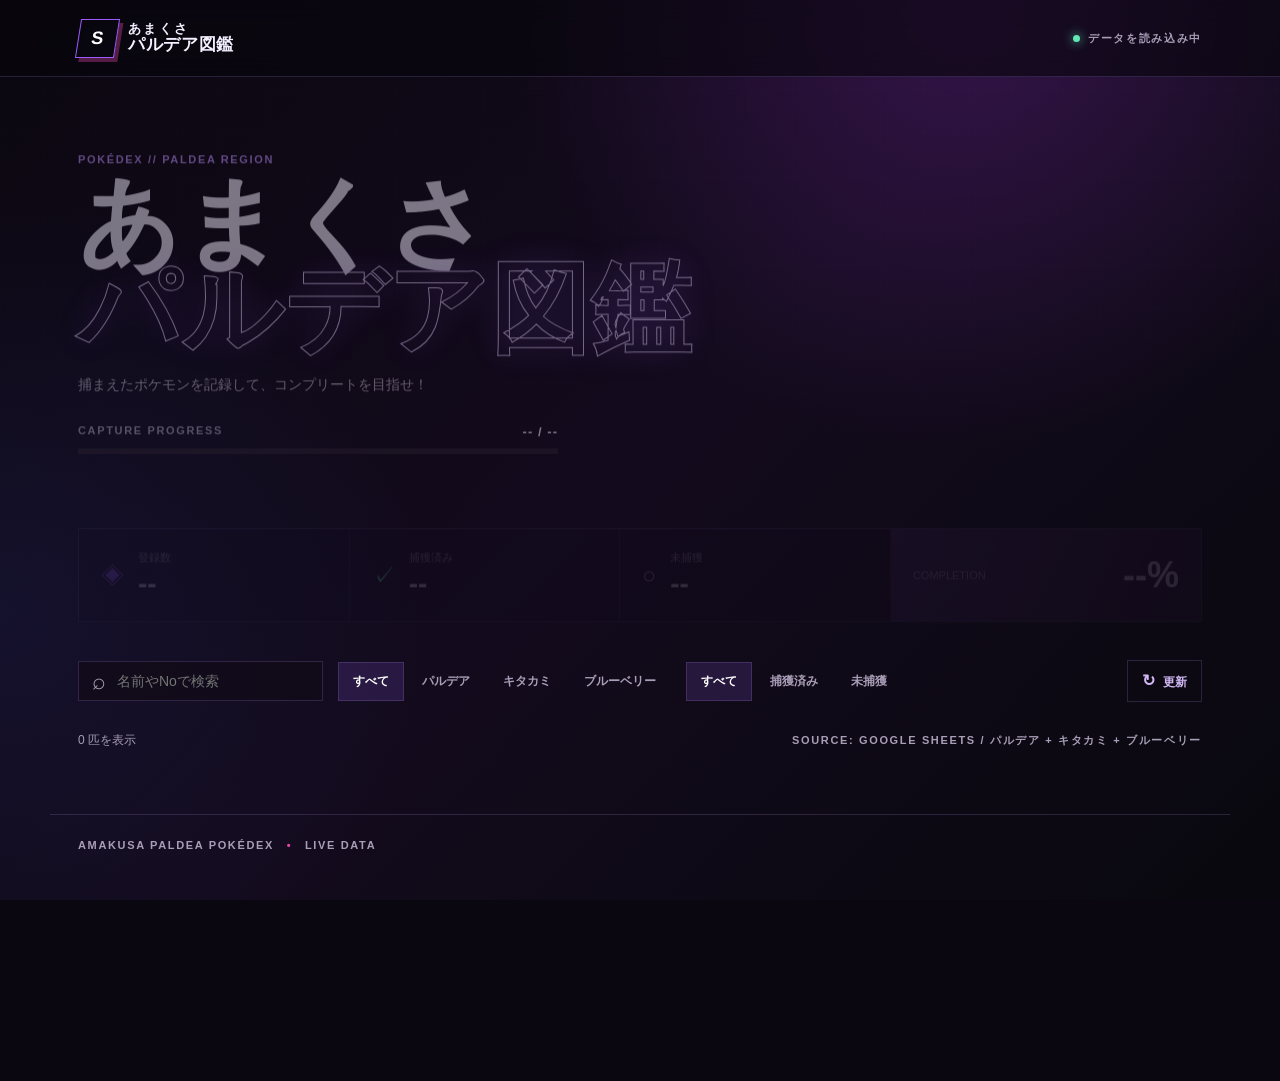
<file: sv/index.html>
<!doctype html>
<html lang="ja">
<head>
  <meta charset="UTF-8">
  <meta name="viewport" content="width=device-width, initial-scale=1">
  <title>あまくさパルデア図鑑</title>
  <meta http-equiv="refresh" content="0; url=../SV/">
</head>
<body>
  <p><a href="../SV/">パルデア図鑑を開く</a></p>
</body>
</html>
</file>
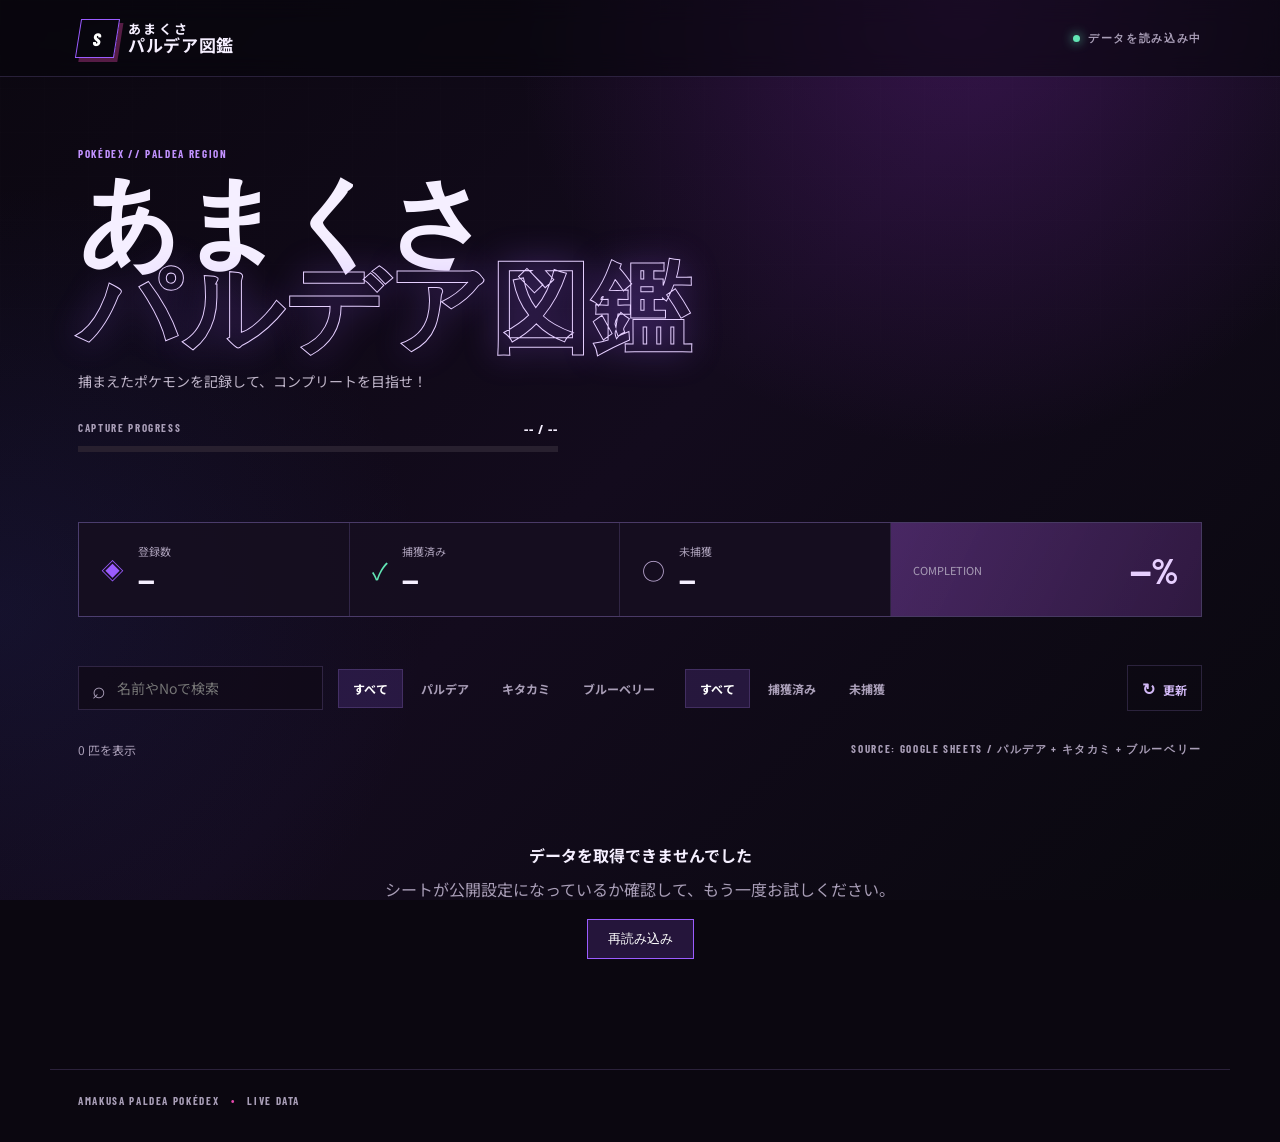
<file: SV/index.html>
<!doctype html>
<html lang="ja">
<head>
  <meta charset="UTF-8">
  <meta name="viewport" content="width=device-width, initial-scale=1">
  <meta name="theme-color" content="#0b0710">
  <title>あまくさパルデア図鑑</title>
  <link rel="preconnect" href="https://fonts.googleapis.com">
  <link rel="preconnect" href="https://fonts.gstatic.com" crossorigin>
  <link href="https://fonts.googleapis.com/css2?family=Barlow+Condensed:wght@600;700;800&family=Noto+Sans+JP:wght@400;500;700;900&display=swap" rel="stylesheet">
  <link rel="stylesheet" href="sv.css">
</head>
<body>
  <div class="backdrop" aria-hidden="true"></div>
  <header class="site-header"><div class="header-inner">
    <a class="brand" href="../" aria-label="あまくさPOKÉDEX選択画面へ戻る"><span class="brand-mark">S</span><span><strong>あまくさ</strong><b>パルデア図鑑</b></span></a>
    <div class="header-meta"><span class="live-dot"></span><span id="updatedAt">データを読み込み中</span></div>
  </div></header>
  <main class="main-content">
    <section class="hero"><div class="eyebrow">POKÉDEX // PALDEA REGION</div><h1>あまくさ<span>パルデア図鑑</span></h1><p>捕まえたポケモンを記録して、コンプリートを目指せ！</p><div class="progress-wrap" aria-label="捕獲進捗"><div class="progress-label"><span>CAPTURE PROGRESS</span><strong id="progressText">-- / --</strong></div><div class="progress-track"><div class="progress-bar" id="progressBar"></div></div></div></section>
    <div class="dashboard-shell"><section class="dashboard" aria-label="図鑑の操作と統計"><div class="stat"><span class="stat-icon">◈</span><div><small>登録数</small><strong id="totalCount">--</strong></div></div><div class="stat captured"><span class="stat-icon">✓</span><div><small>捕獲済み</small><strong id="capturedCount">--</strong></div></div><div class="stat missing"><span class="stat-icon">○</span><div><small>未捕獲</small><strong id="missingCount">--</strong></div></div><div class="completion"><small>COMPLETION</small><strong id="completionRate">--%</strong></div></section>
    <section class="toolbar" aria-label="図鑑の絞り込み"><label class="search-box"><span aria-hidden="true">⌕</span><input id="searchInput" type="search" placeholder="名前やNoで検索" autocomplete="off"></label><div class="filter-tabs source-tabs" role="group" aria-label="表示するカテゴリ"><button class="filter source-filter active" data-source="all" type="button">すべて</button><button class="filter source-filter" data-source="sv" type="button">パルデア</button><button class="filter source-filter" data-source="kitakami" type="button">キタカミ</button><button class="filter source-filter" data-source="blueberry" type="button">ブルーベリー</button></div><div class="filter-tabs" role="group" aria-label="表示フィルター"><button class="filter active" data-filter="all" type="button">すべて</button><button class="filter" data-filter="captured" type="button">捕獲済み</button><button class="filter" data-filter="missing" type="button">未捕獲</button></div><button class="refresh-button" id="refreshButton" type="button"><span>↻</span> 更新</button></section>
    <div class="result-line"><span id="resultCount">データを読み込んでいます...</span><span class="source-label">SOURCE: GOOGLE SHEETS / パルデア + キタカミ + ブルーベリー</span></div></div>
    <section class="pokemon-grid" id="pokemonGrid" aria-live="polite"></section><div class="empty-state" id="emptyState" hidden><div>⌁</div><strong>該当するポケモンが見つかりません</strong><span>検索条件やフィルターを変更してください。</span></div><div class="error-state" id="errorState" hidden><strong>データを取得できませんでした</strong><span>シートが公開設定になっているか確認して、もう一度お試しください。</span><button id="retryButton" type="button">再読み込み</button></div>
  </main>
  <button class="back-to-top" id="backToTop" type="button" aria-label="ページの一番上へ戻る" hidden>↑</button>
  <div class="panel-size-control" id="panelSizeControl" hidden><button class="panel-size-toggle" id="panelSizeToggle" type="button" aria-expanded="false" aria-controls="panelSizeOptions">パネルサイズ</button><div class="panel-size-options" id="panelSizeOptions" role="group" aria-label="パネルサイズ" hidden><button type="button" data-panel-scale="1">100%</button><button type="button" data-panel-scale=".75">75%</button><button type="button" data-panel-scale=".5">50%</button></div></div>
  <footer>AMAKUSA PALDEA POKÉDEX <span>•</span> LIVE DATA</footer>
  <script src="sv.js"></script>
</body>
</html>
</file>
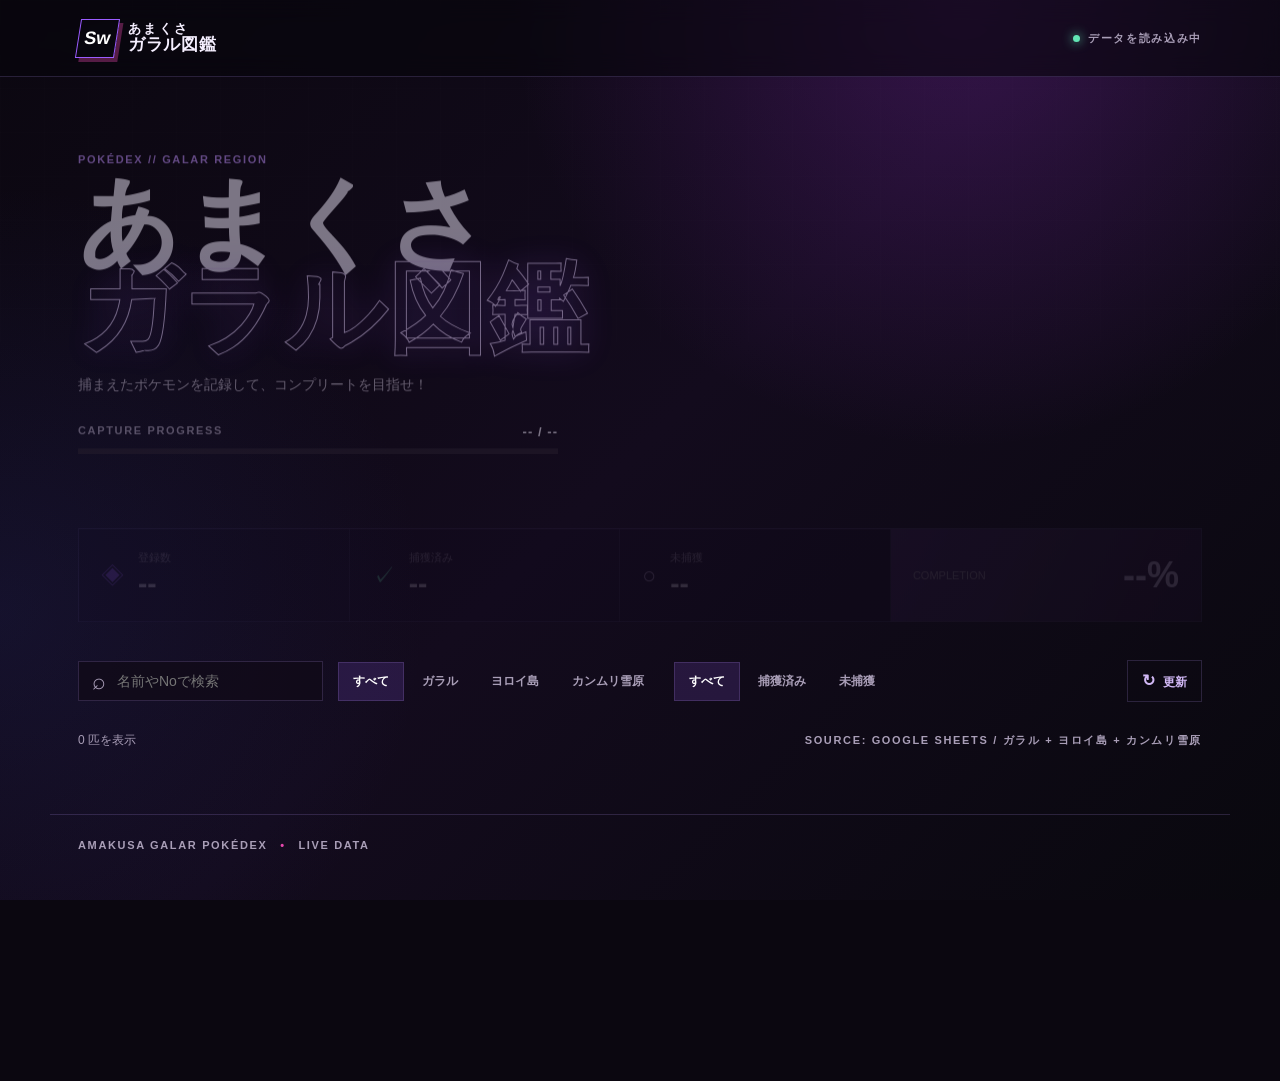
<file: swsh/index.html>
<!doctype html>
<html lang="ja">
<head>
  <meta charset="UTF-8">
  <meta name="viewport" content="width=device-width, initial-scale=1">
  <title>あまくさガラル図鑑</title>
  <meta http-equiv="refresh" content="0; url=../SWSH/">
</head>
<body>
  <p><a href="../SWSH/">ガラル図鑑を開く</a></p>
</body>
</html>
</file>
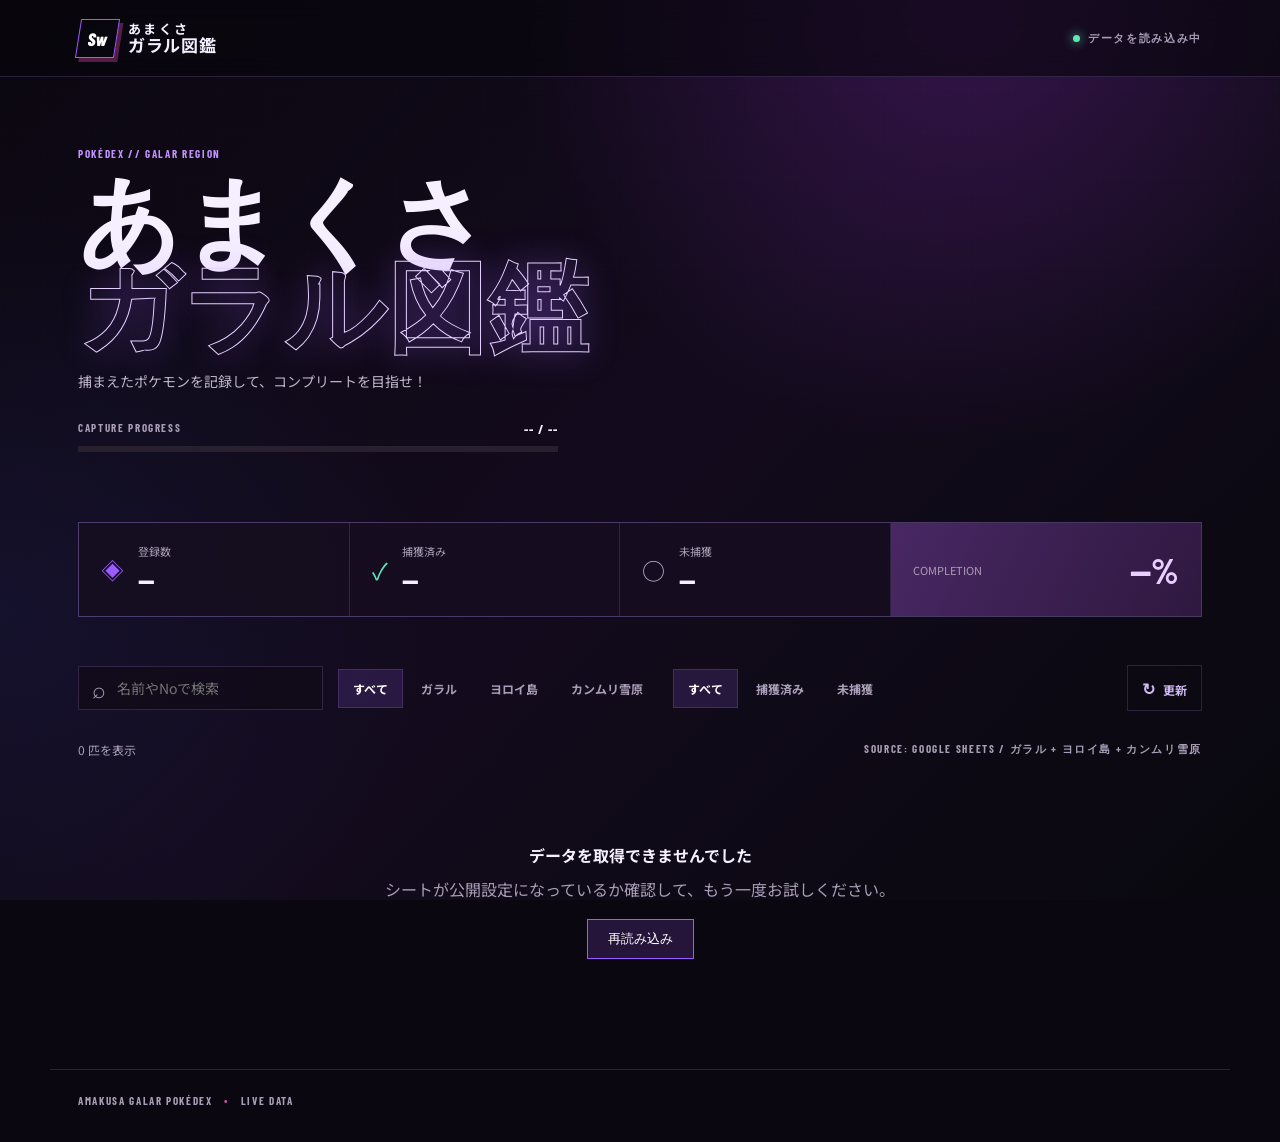
<file: SWSH/index.html>
<!doctype html>
<html lang="ja">
<head>
  <meta charset="UTF-8">
  <meta name="viewport" content="width=device-width, initial-scale=1">
  <meta name="theme-color" content="#0b0710">
  <title>あまくさガラル図鑑</title>
  <link rel="preconnect" href="https://fonts.googleapis.com">
  <link rel="preconnect" href="https://fonts.gstatic.com" crossorigin>
  <link href="https://fonts.googleapis.com/css2?family=Barlow+Condensed:wght@600;700;800&family=Noto+Sans+JP:wght@400;500;700;900&display=swap" rel="stylesheet">
  <link rel="stylesheet" href="swsh.css">
</head>
<body>
  <div class="backdrop" aria-hidden="true"></div>
  <header class="site-header"><div class="header-inner">
    <a class="brand" href="../" aria-label="あまくさPOKÉDEX選択画面へ戻る"><span class="brand-mark">Sw</span><span><strong>あまくさ</strong><b>ガラル図鑑</b></span></a>
    <div class="header-meta"><span class="live-dot"></span><span id="updatedAt">データを読み込み中</span></div>
  </div></header>
  <main class="main-content">
    <section class="hero"><div class="eyebrow">POKÉDEX // GALAR REGION</div><h1>あまくさ<span>ガラル図鑑</span></h1><p>捕まえたポケモンを記録して、コンプリートを目指せ！</p><div class="progress-wrap" aria-label="捕獲進捗"><div class="progress-label"><span>CAPTURE PROGRESS</span><strong id="progressText">-- / --</strong></div><div class="progress-track"><div class="progress-bar" id="progressBar"></div></div></div></section>
    <div class="dashboard-shell"><section class="dashboard" aria-label="図鑑の操作と統計"><div class="stat"><span class="stat-icon">◈</span><div><small>登録数</small><strong id="totalCount">--</strong></div></div><div class="stat captured"><span class="stat-icon">✓</span><div><small>捕獲済み</small><strong id="capturedCount">--</strong></div></div><div class="stat missing"><span class="stat-icon">○</span><div><small>未捕獲</small><strong id="missingCount">--</strong></div></div><div class="completion"><small>COMPLETION</small><strong id="completionRate">--%</strong></div></section>
    <section class="toolbar" aria-label="図鑑の絞り込み"><label class="search-box"><span aria-hidden="true">⌕</span><input id="searchInput" type="search" placeholder="名前やNoで検索" autocomplete="off"></label><div class="filter-tabs source-tabs" role="group" aria-label="表示するカテゴリ"><button class="filter source-filter active" data-source="all" type="button">すべて</button><button class="filter source-filter" data-source="swsh" type="button">ガラル</button><button class="filter source-filter" data-source="isle" type="button">ヨロイ島</button><button class="filter source-filter" data-source="crown" type="button">カンムリ雪原</button></div><div class="filter-tabs" role="group" aria-label="表示フィルター"><button class="filter active" data-filter="all" type="button">すべて</button><button class="filter" data-filter="captured" type="button">捕獲済み</button><button class="filter" data-filter="missing" type="button">未捕獲</button></div><button class="refresh-button" id="refreshButton" type="button"><span>↻</span> 更新</button></section>
    <div class="result-line"><span id="resultCount">データを読み込んでいます...</span><span class="source-label">SOURCE: GOOGLE SHEETS / ガラル + ヨロイ島 + カンムリ雪原</span></div></div>
    <section class="pokemon-grid" id="pokemonGrid" aria-live="polite"></section><div class="empty-state" id="emptyState" hidden><div>⌁</div><strong>該当するポケモンが見つかりません</strong><span>検索条件やフィルターを変更してください。</span></div><div class="error-state" id="errorState" hidden><strong>データを取得できませんでした</strong><span>シートが公開設定になっているか確認して、もう一度お試しください。</span><button id="retryButton" type="button">再読み込み</button></div>
  </main>
  <button class="back-to-top" id="backToTop" type="button" aria-label="ページの一番上へ戻る" hidden>↑</button>
  <div class="panel-size-control" id="panelSizeControl" hidden><button class="panel-size-toggle" id="panelSizeToggle" type="button" aria-expanded="false" aria-controls="panelSizeOptions">パネルサイズ</button><div class="panel-size-options" id="panelSizeOptions" role="group" aria-label="パネルサイズ" hidden><button type="button" data-panel-scale="1">100%</button><button type="button" data-panel-scale=".75">75%</button><button type="button" data-panel-scale=".5">50%</button></div></div>
  <footer>AMAKUSA GALAR POKÉDEX <span>•</span> LIVE DATA</footer>
  <script src="swsh.js"></script>
</body>
</html>
</file>
<file: home.css>
@import url('https://fonts.googleapis.com/css2?family=Barlow+Condensed:wght@600;700;800&family=Noto+Sans+JP:wght@400;500;700;900&display=swap');

:root { --bg: #0b0710; --panel: rgba(23, 14, 34, .82); --line: rgba(190, 153, 255, .2); --text: #f5efff; --muted: #a99eb7; --violet: #9b5cff; --pink: #e548ad; --green: #62e6b5; }
* { box-sizing: border-box; }
body { min-height: 100vh; margin: 0; overflow-x: hidden; color: var(--text); background: var(--bg); font-family: 'Noto Sans JP', sans-serif; }
.background { position: fixed; inset: 0; z-index: -2; background: radial-gradient(circle at 78% 5%, rgba(119, 38, 162, .34), transparent 30%), radial-gradient(circle at 8% 90%, rgba(44, 51, 130, .22), transparent 30%), linear-gradient(135deg, #0b0710, #130b1d 52%, #09080e); }
.background::before { content: ''; position: absolute; inset: 0; opacity: .16; background-image: linear-gradient(rgba(255,255,255,.05) 1px, transparent 1px), linear-gradient(90deg, rgba(255,255,255,.05) 1px, transparent 1px); background-size: 44px 44px; mask-image: linear-gradient(to bottom, black, transparent 80%); }
.shell { width: min(1120px, calc(100% - 48px)); margin: auto; }
.site-header { padding: 25px 0; border-bottom: 1px solid var(--line); background: rgba(8, 5, 12, .5); backdrop-filter: blur(12px); }.header-inner { display: flex; align-items: center; justify-content: space-between; }.wordmark { display: flex; align-items: center; gap: 12px; color: var(--text); text-decoration: none; }.mark { width: 42px; height: 42px; display: grid; place-items: center; border: 1px solid var(--violet); color: #fff; transform: skew(-9deg); box-shadow: 4px 4px 0 rgba(229, 72, 173, .35); font: 800 18px 'Barlow Condensed', sans-serif; }.wordmark strong, .wordmark span { display: block; }.wordmark strong { font-size: 13px; letter-spacing: .18em; }.wordmark span { font-size: 18px; font-weight: 900; }.header-note { color: var(--muted); font: 700 11px 'Barlow Condensed', sans-serif; letter-spacing: .14em; }
main { padding: 82px 0 70px; }.intro { position: relative; max-width: 760px; animation: rise .65s ease both; }.eyebrow { margin: 0 0 15px; color: #c292ff; font: 700 12px 'Barlow Condensed', sans-serif; letter-spacing: .18em; }.intro h1 { margin: 0; font: 800 clamp(62px, 11vw, 136px)/.82 'Barlow Condensed', sans-serif; letter-spacing: .01em; text-transform: uppercase; }.intro h1 span { display: block; color: transparent; -webkit-text-stroke: 1px #e5cfff; text-shadow: 0 0 35px rgba(155, 92, 255, .35); }.intro p { max-width: 470px; margin: 28px 0 0; color: #c0b6ca; font-size: 15px; line-height: 1.9; }.section-heading { display: flex; align-items: baseline; justify-content: space-between; margin: 78px 0 18px; }.section-heading h2 { margin: 0; font: 800 28px 'Barlow Condensed', sans-serif; letter-spacing: .04em; text-transform: uppercase; }.section-heading p { margin: 0; color: var(--muted); font-size: 12px; }
.dex-grid { display: grid; grid-template-columns: repeat(2, minmax(0, 1fr)); gap: 12px; }.dex-card { position: relative; min-height: 132px; display: grid; grid-template-columns: 72px 1fr auto; gap: 17px; align-items: center; padding: 22px; overflow: hidden; border: 1px solid var(--line); color: var(--text); background: linear-gradient(135deg, rgba(31, 19, 45, .94), rgba(15, 11, 21, .98)); text-decoration: none; transition: transform .2s ease, border-color .2s ease, background .2s ease; animation: rise .55s ease both; }.dex-card::before { content: ''; position: absolute; inset: 0 auto 0 0; width: 3px; background: var(--pink); }.dex-card:hover, .dex-card:focus-visible { border-color: var(--violet); outline: none; transform: translateY(-3px); background: linear-gradient(135deg, rgba(53, 29, 75, .98), rgba(20, 13, 29, .98)); }.dex-code { color: #d7c5f5; font: 800 27px 'Barlow Condensed', sans-serif; letter-spacing: .04em; }.dex-card h3 { margin: 0 0 5px; font-size: 18px; }.dex-card p { margin: 0; color: var(--muted); font-size: 11px; }.arrow { color: var(--pink); font: 700 26px 'Barlow Condensed', sans-serif; transition: transform .2s ease; }.dex-card:hover .arrow, .dex-card:focus-visible .arrow { transform: translateX(4px); }.dex-card.national { grid-column: span 2; background: linear-gradient(110deg, rgba(112, 46, 151, .42), rgba(27, 15, 39, .94)); }.dex-card.national::before { background: var(--green); }
footer { padding: 0 0 28px; color: var(--muted); text-align: right; font: 700 11px 'Barlow Condensed', sans-serif; letter-spacing: .16em; }footer span { color: var(--pink); margin: 0 5px; }
@keyframes rise { from { opacity: 0; transform: translateY(12px); } to { opacity: 1; transform: translateY(0); } }
@media (max-width: 700px) { .shell { width: min(100% - 36px, 560px); }.site-header { padding: 18px 0; }.header-note { display: none; }main { padding: 55px 0 48px; }.intro h1 { font-size: clamp(58px, 18vw, 92px); }.intro p { font-size: 14px; }.section-heading { margin-top: 58px; }.section-heading p { display: none; }.dex-grid { grid-template-columns: 1fr; }.dex-card, .dex-card.national { grid-column: auto; min-height: 112px; grid-template-columns: 62px 1fr auto; gap: 12px; padding: 17px; }.dex-code { font-size: 23px; }.dex-card h3 { font-size: 16px; } }
@media (prefers-reduced-motion: reduce) { *, *::before, *::after { animation-duration: .01ms !important; transition-duration: .01ms !important; } }
</file>
<file: BDSP/bdsp.css>
@import url('https://fonts.googleapis.com/css2?family=Barlow+Condensed:wght@600;700;800&family=Noto+Sans+JP:wght@400;500;700;900&display=swap');

:root { --bg: #0b0710; --panel: rgba(23, 14, 34, .84); --line: rgba(190, 153, 255, .18); --text: #f5efff; --muted: #a99eb7; --violet: #9b5cff; --pink: #e548ad; --green: #62e6b5; }
* { box-sizing: border-box; }
body { margin: 0; color: var(--text); background: var(--bg); font-family: 'Noto Sans JP', sans-serif; min-height: 100vh; }
.backdrop { position: fixed; inset: 0; z-index: -1; background: radial-gradient(circle at 75% 0%, rgba(119, 38, 162, .34), transparent 34%), radial-gradient(circle at 0% 68%, rgba(44, 51, 130, .2), transparent 30%), linear-gradient(135deg, #0b0710 0%, #130b1d 50%, #09080e 100%); }
.backdrop::after { content: ''; position: absolute; inset: 0; opacity: .16; background-image: linear-gradient(rgba(255,255,255,.05) 1px, transparent 1px), linear-gradient(90deg, rgba(255,255,255,.05) 1px, transparent 1px); background-size: 44px 44px; mask-image: linear-gradient(to bottom, black, transparent 76%); }
.site-header { position: sticky; top: 0; z-index: 20; border-bottom: 1px solid var(--line); background: rgba(8, 5, 12, .6); backdrop-filter: blur(12px); }
.header-inner, .main-content { max-width: 1180px; margin: auto; }
.header-inner { height: 76px; display: flex; align-items: center; justify-content: space-between; padding: 0 28px; }
.brand { display: flex; gap: 11px; align-items: center; text-decoration: none; color: var(--text); line-height: 1.05; }
.brand-mark { width: 39px; height: 39px; display: grid; place-items: center; border: 1px solid var(--violet); color: #fff; font: 800 18px 'Barlow Condensed', sans-serif; transform: skew(-9deg); box-shadow: 4px 4px 0 rgba(229,72,173,.35); }
.brand strong, .brand b { display: block; } .brand strong { font-size: 13px; letter-spacing: .18em; } .brand b { font-size: 17px; letter-spacing: .04em; }
.header-meta, .source-label, .eyebrow, .progress-label, footer { color: var(--muted); font: 700 11px 'Barlow Condensed', sans-serif; letter-spacing: .15em; }
.live-dot { display: inline-block; width: 7px; height: 7px; margin-right: 8px; background: var(--green); border-radius: 50%; box-shadow: 0 0 11px var(--green); }
.main-content { padding: 70px 28px 50px; }
.hero { max-width: 760px; animation: rise .65s ease both; }
.eyebrow { color: #c292ff; margin-bottom: 14px; }
h1 { margin: 0; font: 800 clamp(52px, 8vw, 100px)/.86 'Barlow Condensed', sans-serif; letter-spacing: .01em; text-transform: uppercase; }
h1 span { display: block; color: transparent; -webkit-text-stroke: 1px #e5cfff; text-shadow: 0 0 35px rgba(155,92,255,.3); }
.hero p { margin: 25px 0 30px; color: #c0b6ca; font-size: 14px; }
.progress-wrap { max-width: 480px; }.progress-label { display: flex; justify-content: space-between; margin-bottom: 9px; }.progress-label strong { color: var(--text); font-size: 13px; letter-spacing: .08em; }.progress-track { height: 6px; overflow: hidden; background: #28202f; }.progress-bar { width: 0; height: 100%; background: linear-gradient(90deg, var(--pink), var(--violet)); transition: width .6s ease; }
.dashboard { display: grid; grid-template-columns: repeat(3, 1fr) 1.15fr; gap: 1px; margin-top: 70px; border: 1px solid var(--line); background: var(--line); animation: rise .65s .1s ease both; }
.stat, .completion { min-height: 92px; display: flex; align-items: center; gap: 14px; padding: 20px 22px; background: rgba(19, 12, 28, .9); }.stat-icon { color: var(--violet); font-size: 23px; }.captured .stat-icon { color: var(--green); }.missing .stat-icon { color: #b9a5d0; }.stat small, .completion small { display: block; color: var(--muted); font-size: 11px; }.stat strong { display: block; margin-top: 3px; font: 700 28px 'Barlow Condensed', sans-serif; }.completion { justify-content: space-between; background: linear-gradient(115deg, rgba(112,46,151,.4), rgba(48,23,65,.85)); }.completion strong { font: 700 36px 'Barlow Condensed', sans-serif; color: #e7cfff; }
.toolbar { display: flex; align-items: center; gap: 15px; margin-top: 48px; }.search-box { display: flex; align-items: center; gap: 9px; min-width: 245px; padding: 10px 13px; border: 1px solid var(--line); background: rgba(17, 10, 24, .8); color: #a99eb7; }.search-box span { font-size: 23px; line-height: 15px; }.search-box input { width: 100%; border: 0; outline: 0; color: var(--text); background: transparent; font: 14px 'Noto Sans JP', sans-serif; }.filter-tabs { display: flex; gap: 3px; }.filter, .refresh-button { border: 1px solid transparent; padding: 10px 14px; cursor: pointer; color: var(--muted); background: transparent; font: 700 12px 'Noto Sans JP', sans-serif; }.filter:hover, .filter.active { color: white; border-color: var(--line); background: rgba(155,92,255,.16); }.refresh-button { margin-left: auto; color: #d1b8f5; border-color: var(--line); }.refresh-button span { margin-right: 5px; font-size: 16px; }.result-line { display: flex; justify-content: space-between; align-items: center; margin: 30px 0 15px; color: var(--muted); font-size: 12px; }.pokemon-grid { display: grid; grid-template-columns: repeat(auto-fill, minmax(155px, 1fr)); gap: 12px; }.pokemon-card { position: relative; min-height: 210px; padding: 13px; overflow: hidden; border: 1px solid var(--line); background: linear-gradient(145deg, rgba(31,19,45,.95), rgba(15,11,21,.97)); animation: rise .4s ease both; }.pokemon-card::before { content: ''; position: absolute; inset: 0 0 auto; height: 2px; background: var(--pink); opacity: .7; }.pokemon-card.captured::before { background: var(--green); }.number { color: #91819e; font: 700 16px 'Barlow Condensed', sans-serif; letter-spacing: .08em; }.pokemon-image { width: 100%; height: 116px; object-fit: contain; image-rendering: pixelated; filter: drop-shadow(0 8px 10px rgba(0,0,0,.6)); }.pokemon-name { margin: 1px 0 7px; font-size: 15px; font-weight: 700; }.status { display: inline-block; padding: 3px 7px; color: #e1d6ea; background: #2a2031; font-size: 10px; letter-spacing: .04em; }.captured .status { color: var(--green); background: rgba(50, 135, 105, .18); }.empty-state, .error-state { padding: 60px 20px; text-align: center; color: var(--muted); }.empty-state div { font-size: 28px; color: var(--violet); }.empty-state strong, .error-state strong, .empty-state span, .error-state span { display: block; }.empty-state strong, .error-state strong { color: var(--text); margin: 10px; }.error-state button { margin-top: 18px; padding: 10px 20px; color: white; border: 1px solid var(--violet); background: rgba(155,92,255,.18); cursor: pointer; }footer { max-width: 1180px; margin: auto; padding: 24px 28px 35px; border-top: 1px solid var(--line); }footer span { color: var(--pink); margin: 0 8px; }
.version-badge { position: absolute; top: 10px; right: 10px; z-index: 1; min-width: 28px; padding: 3px 6px; color: #fff; text-align: center; font: 800 12px 'Barlow Condensed', sans-serif; letter-spacing: .08em; }
.version-fr { background: #b8324b; box-shadow: 2px 2px 0 rgba(255, 116, 138, .22); }
.version-lg { background: #278f69; box-shadow: 2px 2px 0 rgba(98, 230, 181, .22); }
.evolution-badge { position: absolute; right: 10px; bottom: 10px; max-width: calc(100% - 20px); padding: 4px 7px; overflow: hidden; color: #fff0c2; border: 1px solid rgba(255, 204, 92, .45); background: rgba(127, 83, 18, .82); font-size: 10px; font-weight: 700; line-height: 1.3; text-overflow: ellipsis; white-space: nowrap; }
.pokemon-link { display: block; height: 116px; cursor: pointer; }
.pokemon-link:focus-visible { outline: 2px solid var(--green); outline-offset: 2px; }
.pokemon-image { transition: transform .2s ease, filter .2s ease; }
.pokemon-link:hover .pokemon-image { transform: scale(1.08); filter: drop-shadow(0 8px 14px rgba(155,92,255,.65)); }
.back-to-top { position: fixed; left: 18px; bottom: 18px; z-index: 10; width: 42px; height: 42px; border: 1px solid var(--line); color: var(--text); cursor: pointer; background: rgba(23, 14, 34, .9); font: 700 24px/1 'Barlow Condensed', sans-serif; box-shadow: 0 5px 16px rgba(0,0,0,.35); }
.back-to-top:hover, .back-to-top:focus-visible { border-color: var(--violet); background: rgba(155,92,255,.25); outline: none; }
.panel-size-control { position: fixed; right: 18px; bottom: 18px; z-index: 16; }
.panel-size-control[hidden], .panel-size-options[hidden] { display: none !important; }
.panel-size-toggle, .panel-size-options button { border: 1px solid var(--line); color: var(--text); cursor: pointer; background: rgba(23, 14, 34, .96); font: 700 12px 'Noto Sans JP', sans-serif; }
.panel-size-toggle { padding: 10px 12px; }
.panel-size-options { display: grid; gap: 4px; position: absolute; right: 0; bottom: calc(100% + 6px); min-width: 100%; padding: 5px; border: 1px solid var(--line); background: rgba(23, 14, 34, .98); box-shadow: 0 5px 16px rgba(0,0,0,.35); }
.panel-size-options button { padding: 7px 10px; white-space: nowrap; }
.panel-size-toggle:hover, .panel-size-toggle:focus-visible, .panel-size-options button:hover, .panel-size-options button:focus-visible { border-color: var(--violet); background: rgba(155,92,255,.25); outline: none; }
@keyframes rise { from { opacity: 0; transform: translateY(12px); } to { opacity: 1; transform: translateY(0); } }
@media (max-width: 700px) { .header-inner, .main-content { padding-left: 18px; padding-right: 18px; }.header-meta { display: none; }.main-content { padding-top: 48px; }.dashboard { grid-template-columns: 1fr 1fr; margin-top: 48px; }.completion { grid-column: span 2; }.toolbar { flex-wrap: wrap; margin-top: 32px; }.search-box { flex: 1 1 100%; }.filter-tabs { flex: 1; }.filter { flex: 1; padding-left: 7px; padding-right: 7px; }.refresh-button { margin-left: 0; }.result-line { align-items: flex-start; gap: 12px; }.source-label { text-align: right; font-size: 9px; }.pokemon-grid { grid-template-columns: repeat(2, minmax(0, 1fr)); gap: 9px; }.pokemon-card { min-height: 202px; } }
.special-fire { background: #c85a3e; }
.special-water { background: #327fb6; }
.special-ice { background: #d9f7ff; color: #24566b; border-color: #a9e8f5; }
.special-dawn { background: #69c7ed; color: #083b56; border-color: #a9e8f5; }
.special-sun { background: #f2a51a; color: #5a2700; border-color: #ffd66b; }
.special-light { background: #fff4b8; color: #6b5100; border-color: #fffbe0; }
.special-thunder { background: #c29225; }
.special-leaf { background: #3c9b69; }
.special-dark { background: #211a2d; color: #e6d9f5; border-color: #55436d; }
.special-moon { background: #7556a8; }
.special-trade { background: rgba(127, 83, 18, .82); border: 1px solid rgba(255, 204, 92, .45); }
.evolution-badge.special-affection, .version-badge.special-affection { background: #d15691; border-color: #f08ab8; }
.special-out { background: rgba(127, 83, 18, .82); border: 1px solid rgba(255, 204, 92, .45); }
.pokemon-grid.six-column-groups > :nth-child(30n + 31), .pokemon-grid.six-column-groups > :nth-child(30n + 32), .pokemon-grid.six-column-groups > :nth-child(30n + 33), .pokemon-grid.six-column-groups > :nth-child(30n + 34), .pokemon-grid.six-column-groups > :nth-child(30n + 35), .pokemon-grid.six-column-groups > :nth-child(30n + 36) { margin-top: 28px; border-top: 0; position: relative; overflow: visible; }
.pokemon-grid.six-column-groups > :nth-child(30n + 31)::after, .pokemon-grid.six-column-groups > :nth-child(30n + 32)::after, .pokemon-grid.six-column-groups > :nth-child(30n + 33)::after, .pokemon-grid.six-column-groups > :nth-child(30n + 34)::after, .pokemon-grid.six-column-groups > :nth-child(30n + 35)::after, .pokemon-grid.six-column-groups > :nth-child(30n + 36)::after { content: ''; position: absolute; top: -8px; left: 0; right: 0; border-top: 3px dotted #f8d34f; }
.pokemon-grid.six-column-groups > :nth-child(1)::after, .pokemon-grid.six-column-groups > :nth-child(2)::after, .pokemon-grid.six-column-groups > :nth-child(3)::after, .pokemon-grid.six-column-groups > :nth-child(4)::after, .pokemon-grid.six-column-groups > :nth-child(5)::after, .pokemon-grid.six-column-groups > :nth-child(6)::after { content: ''; position: absolute; top: 0; left: 0; right: 0; border-top: 3px dotted #f8d34f; }
.pokemon-card.captured { background: linear-gradient(145deg, rgba(91, 126, 38, .9), rgba(28, 52, 25, .97)); }
.pokemon-grid.six-column-groups { --panel-scale: 1; --panel-label-scale: 1; zoom: var(--panel-scale); }
.pokemon-grid.six-column-groups .number, .pokemon-grid.six-column-groups .pokemon-name, .pokemon-grid.six-column-groups .version-badge, .pokemon-grid.six-column-groups .evolution-badge { zoom: calc(var(--panel-label-scale) / var(--panel-scale)); }
@media (min-width: 701px) {
	body.six-column-layout .pokemon-grid.six-column-groups { grid-template-columns: repeat(6, minmax(0, 1fr)); }
	body.six-column-layout .dashboard-shell { position: sticky; top: 76px; z-index: 15; padding-bottom: 1px; background: var(--bg); }
	body.six-column-layout .dashboard-shell .dashboard { margin-top: 0; }
	body.six-column-layout.page-scrolled .dashboard-shell .toolbar { margin-top: 12px; }
	body.six-column-layout.page-scrolled .dashboard-shell .result-line { margin: 8px 0 4px; }
}
@media (max-width: 700px) {
	.panel-size-control { display: none; }
	.backdrop { position: absolute; min-height: 100%; }
	.backdrop::after { display: none; }
	.site-header { background: rgba(8, 5, 12, .96); backdrop-filter: none; }
}
</file>
<file: FRLG/frlg.css>
@import url('https://fonts.googleapis.com/css2?family=Barlow+Condensed:wght@600;700;800&family=Noto+Sans+JP:wght@400;500;700;900&display=swap');

:root { --bg: #0b0710; --panel: rgba(23, 14, 34, .84); --line: rgba(190, 153, 255, .18); --text: #f5efff; --muted: #a99eb7; --violet: #9b5cff; --pink: #e548ad; --green: #62e6b5; }
* { box-sizing: border-box; }
body { margin: 0; color: var(--text); background: var(--bg); font-family: 'Noto Sans JP', sans-serif; min-height: 100vh; }
.backdrop { position: fixed; inset: 0; z-index: -1; background: radial-gradient(circle at 75% 0%, rgba(119, 38, 162, .34), transparent 34%), radial-gradient(circle at 0% 68%, rgba(44, 51, 130, .2), transparent 30%), linear-gradient(135deg, #0b0710 0%, #130b1d 50%, #09080e 100%); }
.backdrop::after { content: ''; position: absolute; inset: 0; opacity: .16; background-image: linear-gradient(rgba(255,255,255,.05) 1px, transparent 1px), linear-gradient(90deg, rgba(255,255,255,.05) 1px, transparent 1px); background-size: 44px 44px; mask-image: linear-gradient(to bottom, black, transparent 76%); }
.site-header { position: sticky; top: 0; z-index: 20; border-bottom: 1px solid var(--line); background: rgba(8, 5, 12, .6); backdrop-filter: blur(12px); }
.header-inner, .main-content { max-width: 1180px; margin: auto; }
.header-inner { height: 76px; display: flex; align-items: center; justify-content: space-between; padding: 0 28px; }
.brand { display: flex; gap: 11px; align-items: center; text-decoration: none; color: var(--text); line-height: 1.05; }
.brand-mark { width: 39px; height: 39px; display: grid; place-items: center; border: 1px solid var(--violet); color: #fff; font: 800 18px 'Barlow Condensed', sans-serif; transform: skew(-9deg); box-shadow: 4px 4px 0 rgba(229,72,173,.35); }
.brand strong, .brand b { display: block; } .brand strong { font-size: 13px; letter-spacing: .18em; } .brand b { font-size: 17px; letter-spacing: .04em; }
.header-meta, .source-label, .eyebrow, .progress-label, footer { color: var(--muted); font: 700 11px 'Barlow Condensed', sans-serif; letter-spacing: .15em; }
.live-dot { display: inline-block; width: 7px; height: 7px; margin-right: 8px; background: var(--green); border-radius: 50%; box-shadow: 0 0 11px var(--green); }
.main-content { padding: 70px 28px 50px; }
.hero { max-width: 760px; animation: rise .65s ease both; }
.eyebrow { color: #c292ff; margin-bottom: 14px; }
h1 { margin: 0; font: 800 clamp(52px, 8vw, 100px)/.86 'Barlow Condensed', sans-serif; letter-spacing: .01em; text-transform: uppercase; }
h1 span { display: block; color: transparent; -webkit-text-stroke: 1px #e5cfff; text-shadow: 0 0 35px rgba(155,92,255,.3); }
.hero p { margin: 25px 0 30px; color: #c0b6ca; font-size: 14px; }
.progress-wrap { max-width: 480px; }.progress-label { display: flex; justify-content: space-between; margin-bottom: 9px; }.progress-label strong { color: var(--text); font-size: 13px; letter-spacing: .08em; }.progress-track { height: 6px; overflow: hidden; background: #28202f; }.progress-bar { width: 0; height: 100%; background: linear-gradient(90deg, var(--pink), var(--violet)); transition: width .6s ease; }
.dashboard { display: grid; grid-template-columns: repeat(3, 1fr) 1.15fr; gap: 1px; margin-top: 70px; border: 1px solid var(--line); background: var(--line); animation: rise .65s .1s ease both; }
.stat, .completion { min-height: 92px; display: flex; align-items: center; gap: 14px; padding: 20px 22px; background: rgba(19, 12, 28, .9); }.stat-icon { color: var(--violet); font-size: 23px; }.captured .stat-icon { color: var(--green); }.missing .stat-icon { color: #b9a5d0; }.stat small, .completion small { display: block; color: var(--muted); font-size: 11px; }.stat strong { display: block; margin-top: 3px; font: 700 28px 'Barlow Condensed', sans-serif; }.completion { justify-content: space-between; background: linear-gradient(115deg, rgba(112,46,151,.4), rgba(48,23,65,.85)); }.completion strong { font: 700 36px 'Barlow Condensed', sans-serif; color: #e7cfff; }
.toolbar { display: flex; align-items: center; gap: 15px; margin-top: 48px; }.search-box { display: flex; align-items: center; gap: 9px; min-width: 245px; padding: 10px 13px; border: 1px solid var(--line); background: rgba(17, 10, 24, .8); color: #a99eb7; }.search-box span { font-size: 23px; line-height: 15px; }.search-box input { width: 100%; border: 0; outline: 0; color: var(--text); background: transparent; font: 14px 'Noto Sans JP', sans-serif; }.filter-tabs { display: flex; gap: 3px; }.filter, .refresh-button { border: 1px solid transparent; padding: 10px 14px; cursor: pointer; color: var(--muted); background: transparent; font: 700 12px 'Noto Sans JP', sans-serif; }.filter:hover, .filter.active { color: white; border-color: var(--line); background: rgba(155,92,255,.16); }.refresh-button { margin-left: auto; color: #d1b8f5; border-color: var(--line); }.refresh-button span { margin-right: 5px; font-size: 16px; }.result-line { display: flex; justify-content: space-between; align-items: center; margin: 30px 0 15px; color: var(--muted); font-size: 12px; }.pokemon-grid { display: grid; grid-template-columns: repeat(auto-fill, minmax(155px, 1fr)); gap: 12px; }.pokemon-card { position: relative; min-height: 210px; padding: 13px; overflow: hidden; border: 1px solid var(--line); background: linear-gradient(145deg, rgba(31,19,45,.95), rgba(15,11,21,.97)); animation: rise .4s ease both; }.pokemon-card::before { content: ''; position: absolute; inset: 0 0 auto; height: 2px; background: var(--pink); opacity: .7; }.pokemon-card.captured::before { background: var(--green); }.number { color: #91819e; font: 700 16px 'Barlow Condensed', sans-serif; letter-spacing: .08em; }.pokemon-image { width: 100%; height: 116px; object-fit: contain; image-rendering: pixelated; filter: drop-shadow(0 8px 10px rgba(0,0,0,.6)); }.pokemon-name { margin: 1px 0 7px; font-size: 15px; font-weight: 700; }.status { display: inline-block; padding: 3px 7px; color: #e1d6ea; background: #2a2031; font-size: 10px; letter-spacing: .04em; }.captured .status { color: var(--green); background: rgba(50, 135, 105, .18); }.empty-state, .error-state { padding: 60px 20px; text-align: center; color: var(--muted); }.empty-state div { font-size: 28px; color: var(--violet); }.empty-state strong, .error-state strong, .empty-state span, .error-state span { display: block; }.empty-state strong, .error-state strong { color: var(--text); margin: 10px; }.error-state button { margin-top: 18px; padding: 10px 20px; color: white; border: 1px solid var(--violet); background: rgba(155,92,255,.18); cursor: pointer; }footer { max-width: 1180px; margin: auto; padding: 24px 28px 35px; border-top: 1px solid var(--line); }footer span { color: var(--pink); margin: 0 8px; }
.version-badge { position: absolute; top: 10px; right: 10px; z-index: 1; min-width: 28px; padding: 3px 6px; color: #fff; text-align: center; font: 800 12px 'Barlow Condensed', sans-serif; letter-spacing: .08em; }
.version-fr { background: #b8324b; box-shadow: 2px 2px 0 rgba(255, 116, 138, .22); }
.version-lg { background: #278f69; box-shadow: 2px 2px 0 rgba(98, 230, 181, .22); }
.evolution-badge { position: absolute; right: 10px; bottom: 10px; max-width: calc(100% - 20px); padding: 4px 7px; overflow: hidden; color: #fff0c2; border: 1px solid rgba(255, 204, 92, .45); background: rgba(127, 83, 18, .82); font-size: 10px; font-weight: 700; line-height: 1.3; text-overflow: ellipsis; white-space: nowrap; }
.pokemon-link { display: block; height: 116px; cursor: pointer; }
.pokemon-link:focus-visible { outline: 2px solid var(--green); outline-offset: 2px; }
.pokemon-image { transition: transform .2s ease, filter .2s ease; }
.pokemon-link:hover .pokemon-image { transform: scale(1.08); filter: drop-shadow(0 8px 14px rgba(155,92,255,.65)); }
.back-to-top { position: fixed; left: 18px; bottom: 18px; z-index: 10; width: 42px; height: 42px; border: 1px solid var(--line); color: var(--text); cursor: pointer; background: rgba(23, 14, 34, .9); font: 700 24px/1 'Barlow Condensed', sans-serif; box-shadow: 0 5px 16px rgba(0,0,0,.35); }
.back-to-top:hover, .back-to-top:focus-visible { border-color: var(--violet); background: rgba(155,92,255,.25); outline: none; }
.panel-size-control { position: fixed; right: 18px; bottom: 18px; z-index: 16; }
.panel-size-control[hidden], .panel-size-options[hidden] { display: none !important; }
.panel-size-toggle, .panel-size-options button { border: 1px solid var(--line); color: var(--text); cursor: pointer; background: rgba(23, 14, 34, .96); font: 700 12px 'Noto Sans JP', sans-serif; }
.panel-size-toggle { padding: 10px 12px; }
.panel-size-options { display: grid; gap: 4px; position: absolute; right: 0; bottom: calc(100% + 6px); min-width: 100%; padding: 5px; border: 1px solid var(--line); background: rgba(23, 14, 34, .98); box-shadow: 0 5px 16px rgba(0,0,0,.35); }
.panel-size-options button { padding: 7px 10px; white-space: nowrap; }
.panel-size-toggle:hover, .panel-size-toggle:focus-visible, .panel-size-options button:hover, .panel-size-options button:focus-visible { border-color: var(--violet); background: rgba(155,92,255,.25); outline: none; }
@keyframes rise { from { opacity: 0; transform: translateY(12px); } to { opacity: 1; transform: translateY(0); } }
@media (max-width: 700px) { .header-inner, .main-content { padding-left: 18px; padding-right: 18px; }.header-meta { display: none; }.main-content { padding-top: 48px; }.dashboard { grid-template-columns: 1fr 1fr; margin-top: 48px; }.completion { grid-column: span 2; }.toolbar { flex-wrap: wrap; margin-top: 32px; }.search-box { flex: 1 1 100%; }.filter-tabs { flex: 1; }.filter { flex: 1; padding-left: 7px; padding-right: 7px; }.refresh-button { margin-left: 0; }.result-line { align-items: flex-start; gap: 12px; }.source-label { text-align: right; font-size: 9px; }.pokemon-grid { grid-template-columns: repeat(2, minmax(0, 1fr)); gap: 9px; }.pokemon-card { min-height: 202px; } }
.special-fire { background: #c85a3e; }
.special-water { background: #327fb6; }
.special-ice { background: #d9f7ff; color: #24566b; border-color: #a9e8f5; }
.special-dawn { background: #69c7ed; color: #083b56; border-color: #a9e8f5; }
.special-sun { background: #f2a51a; color: #5a2700; border-color: #ffd66b; }
.special-light { background: #fff4b8; color: #6b5100; border-color: #fffbe0; }
.special-thunder { background: #c29225; }
.special-leaf { background: #3c9b69; }
.special-dark { background: #211a2d; color: #e6d9f5; border-color: #55436d; }
.special-moon { background: #7556a8; }
.special-trade { background: rgba(127, 83, 18, .82); border: 1px solid rgba(255, 204, 92, .45); }
.evolution-badge.special-affection, .version-badge.special-affection { background: #d15691; border-color: #f08ab8; }
.special-out { background: rgba(127, 83, 18, .82); border: 1px solid rgba(255, 204, 92, .45); }
.pokemon-grid.six-column-groups > :nth-child(30n + 31), .pokemon-grid.six-column-groups > :nth-child(30n + 32), .pokemon-grid.six-column-groups > :nth-child(30n + 33), .pokemon-grid.six-column-groups > :nth-child(30n + 34), .pokemon-grid.six-column-groups > :nth-child(30n + 35), .pokemon-grid.six-column-groups > :nth-child(30n + 36) { margin-top: 28px; border-top: 0; position: relative; overflow: visible; }
.pokemon-grid.six-column-groups > :nth-child(30n + 31)::after, .pokemon-grid.six-column-groups > :nth-child(30n + 32)::after, .pokemon-grid.six-column-groups > :nth-child(30n + 33)::after, .pokemon-grid.six-column-groups > :nth-child(30n + 34)::after, .pokemon-grid.six-column-groups > :nth-child(30n + 35)::after, .pokemon-grid.six-column-groups > :nth-child(30n + 36)::after { content: ''; position: absolute; top: -8px; left: 0; right: 0; border-top: 3px dotted #f8d34f; }
.pokemon-grid.six-column-groups > :nth-child(1)::after, .pokemon-grid.six-column-groups > :nth-child(2)::after, .pokemon-grid.six-column-groups > :nth-child(3)::after, .pokemon-grid.six-column-groups > :nth-child(4)::after, .pokemon-grid.six-column-groups > :nth-child(5)::after, .pokemon-grid.six-column-groups > :nth-child(6)::after { content: ''; position: absolute; top: 0; left: 0; right: 0; border-top: 3px dotted #f8d34f; }
.pokemon-card.captured { background: linear-gradient(145deg, rgba(91, 126, 38, .9), rgba(28, 52, 25, .97)); }
.pokemon-grid.six-column-groups { --panel-scale: 1; --panel-label-scale: 1; zoom: var(--panel-scale); }
.pokemon-grid.six-column-groups .number, .pokemon-grid.six-column-groups .pokemon-name, .pokemon-grid.six-column-groups .version-badge, .pokemon-grid.six-column-groups .evolution-badge { zoom: calc(var(--panel-label-scale) / var(--panel-scale)); }
@media (min-width: 701px) {
	body.six-column-layout .pokemon-grid.six-column-groups { grid-template-columns: repeat(6, minmax(0, 1fr)); }
	body.six-column-layout .dashboard-shell { position: sticky; top: 76px; z-index: 15; padding-bottom: 1px; background: var(--bg); }
	body.six-column-layout .dashboard-shell .dashboard { margin-top: 0; }
	body.six-column-layout.page-scrolled .dashboard-shell .toolbar { margin-top: 12px; }
	body.six-column-layout.page-scrolled .dashboard-shell .result-line { margin: 8px 0 4px; }
}
@media (max-width: 700px) {
	.panel-size-control { display: none; }
	.backdrop { position: absolute; min-height: 100%; }
	.backdrop::after { display: none; }
	.site-header { background: rgba(8, 5, 12, .96); backdrop-filter: none; }
}
</file>
<file: LGPE/lgpe.css>
@import url('https://fonts.googleapis.com/css2?family=Barlow+Condensed:wght@600;700;800&family=Noto+Sans+JP:wght@400;500;700;900&display=swap');

:root { --bg: #0b0710; --panel: rgba(23, 14, 34, .84); --line: rgba(190, 153, 255, .18); --text: #f5efff; --muted: #a99eb7; --violet: #9b5cff; --pink: #e548ad; --green: #62e6b5; }
* { box-sizing: border-box; }
body { margin: 0; color: var(--text); background: var(--bg); font-family: 'Noto Sans JP', sans-serif; min-height: 100vh; }
.backdrop { position: fixed; inset: 0; z-index: -1; background: radial-gradient(circle at 75% 0%, rgba(119, 38, 162, .34), transparent 34%), radial-gradient(circle at 0% 68%, rgba(44, 51, 130, .2), transparent 30%), linear-gradient(135deg, #0b0710 0%, #130b1d 50%, #09080e 100%); }
.backdrop::after { content: ''; position: absolute; inset: 0; opacity: .16; background-image: linear-gradient(rgba(255,255,255,.05) 1px, transparent 1px), linear-gradient(90deg, rgba(255,255,255,.05) 1px, transparent 1px); background-size: 44px 44px; mask-image: linear-gradient(to bottom, black, transparent 76%); }
.site-header { position: sticky; top: 0; z-index: 20; border-bottom: 1px solid var(--line); background: rgba(8, 5, 12, .6); backdrop-filter: blur(12px); }
.header-inner, .main-content { max-width: 1180px; margin: auto; }
.header-inner { height: 76px; display: flex; align-items: center; justify-content: space-between; padding: 0 28px; }
.brand { display: flex; gap: 11px; align-items: center; text-decoration: none; color: var(--text); line-height: 1.05; }
.brand-mark { width: 39px; height: 39px; display: grid; place-items: center; border: 1px solid var(--violet); color: #fff; font: 800 18px 'Barlow Condensed', sans-serif; transform: skew(-9deg); box-shadow: 4px 4px 0 rgba(229,72,173,.35); }
.brand strong, .brand b { display: block; } .brand strong { font-size: 13px; letter-spacing: .18em; } .brand b { font-size: 17px; letter-spacing: .04em; }
.header-meta, .source-label, .eyebrow, .progress-label, footer { color: var(--muted); font: 700 11px 'Barlow Condensed', sans-serif; letter-spacing: .15em; }
.live-dot { display: inline-block; width: 7px; height: 7px; margin-right: 8px; background: var(--green); border-radius: 50%; box-shadow: 0 0 11px var(--green); }
.main-content { padding: 70px 28px 50px; }
.hero { max-width: 760px; animation: rise .65s ease both; }
.eyebrow { color: #c292ff; margin-bottom: 14px; }
h1 { margin: 0; font: 800 clamp(52px, 8vw, 100px)/.86 'Barlow Condensed', sans-serif; letter-spacing: .01em; text-transform: uppercase; }
h1 span { display: block; color: transparent; -webkit-text-stroke: 1px #e5cfff; text-shadow: 0 0 35px rgba(155,92,255,.3); }
.hero p { margin: 25px 0 30px; color: #c0b6ca; font-size: 14px; }
.progress-wrap { max-width: 480px; }.progress-label { display: flex; justify-content: space-between; margin-bottom: 9px; }.progress-label strong { color: var(--text); font-size: 13px; letter-spacing: .08em; }.progress-track { height: 6px; overflow: hidden; background: #28202f; }.progress-bar { width: 0; height: 100%; background: linear-gradient(90deg, var(--pink), var(--violet)); transition: width .6s ease; }
.dashboard { display: grid; grid-template-columns: repeat(3, 1fr) 1.15fr; gap: 1px; margin-top: 70px; border: 1px solid var(--line); background: var(--line); animation: rise .65s .1s ease both; }
.stat, .completion { min-height: 92px; display: flex; align-items: center; gap: 14px; padding: 20px 22px; background: rgba(19, 12, 28, .9); }.stat-icon { color: var(--violet); font-size: 23px; }.captured .stat-icon { color: var(--green); }.missing .stat-icon { color: #b9a5d0; }.stat small, .completion small { display: block; color: var(--muted); font-size: 11px; }.stat strong { display: block; margin-top: 3px; font: 700 28px 'Barlow Condensed', sans-serif; }.completion { justify-content: space-between; background: linear-gradient(115deg, rgba(112,46,151,.4), rgba(48,23,65,.85)); }.completion strong { font: 700 36px 'Barlow Condensed', sans-serif; color: #e7cfff; }
.toolbar { display: flex; align-items: center; gap: 15px; margin-top: 48px; }.search-box { display: flex; align-items: center; gap: 9px; min-width: 245px; padding: 10px 13px; border: 1px solid var(--line); background: rgba(17, 10, 24, .8); color: #a99eb7; }.search-box span { font-size: 23px; line-height: 15px; }.search-box input { width: 100%; border: 0; outline: 0; color: var(--text); background: transparent; font: 14px 'Noto Sans JP', sans-serif; }.filter-tabs { display: flex; gap: 3px; }.filter, .refresh-button { border: 1px solid transparent; padding: 10px 14px; cursor: pointer; color: var(--muted); background: transparent; font: 700 12px 'Noto Sans JP', sans-serif; }.filter:hover, .filter.active { color: white; border-color: var(--line); background: rgba(155,92,255,.16); }.refresh-button { margin-left: auto; color: #d1b8f5; border-color: var(--line); }.refresh-button span { margin-right: 5px; font-size: 16px; }.result-line { display: flex; justify-content: space-between; align-items: center; margin: 30px 0 15px; color: var(--muted); font-size: 12px; }.pokemon-grid { display: grid; grid-template-columns: repeat(auto-fill, minmax(155px, 1fr)); gap: 12px; }.pokemon-card { position: relative; min-height: 210px; padding: 13px; overflow: hidden; border: 1px solid var(--line); background: linear-gradient(145deg, rgba(31,19,45,.95), rgba(15,11,21,.97)); animation: rise .4s ease both; }.pokemon-card::before { content: ''; position: absolute; inset: 0 0 auto; height: 2px; background: var(--pink); opacity: .7; }.pokemon-card.captured::before { background: var(--green); }.number { color: #91819e; font: 700 16px 'Barlow Condensed', sans-serif; letter-spacing: .08em; }.pokemon-image { width: 100%; height: 116px; object-fit: contain; image-rendering: pixelated; filter: drop-shadow(0 8px 10px rgba(0,0,0,.6)); }.pokemon-name { margin: 1px 0 7px; font-size: 15px; font-weight: 700; }.status { display: inline-block; padding: 3px 7px; color: #e1d6ea; background: #2a2031; font-size: 10px; letter-spacing: .04em; }.captured .status { color: var(--green); background: rgba(50, 135, 105, .18); }.empty-state, .error-state { padding: 60px 20px; text-align: center; color: var(--muted); }.empty-state div { font-size: 28px; color: var(--violet); }.empty-state strong, .error-state strong, .empty-state span, .error-state span { display: block; }.empty-state strong, .error-state strong { color: var(--text); margin: 10px; }.error-state button { margin-top: 18px; padding: 10px 20px; color: white; border: 1px solid var(--violet); background: rgba(155,92,255,.18); cursor: pointer; }footer { max-width: 1180px; margin: auto; padding: 24px 28px 35px; border-top: 1px solid var(--line); }footer span { color: var(--pink); margin: 0 8px; }
.version-badge { position: absolute; top: 10px; right: 10px; z-index: 1; min-width: 28px; padding: 3px 6px; color: #fff; text-align: center; font: 800 12px 'Barlow Condensed', sans-serif; letter-spacing: .08em; }
.version-fr { background: #b8324b; box-shadow: 2px 2px 0 rgba(255, 116, 138, .22); }
.version-lg { background: #278f69; box-shadow: 2px 2px 0 rgba(98, 230, 181, .22); }
.evolution-badge { position: absolute; right: 10px; bottom: 10px; max-width: calc(100% - 20px); padding: 4px 7px; overflow: hidden; color: #fff0c2; border: 1px solid rgba(255, 204, 92, .45); background: rgba(127, 83, 18, .82); font-size: 10px; font-weight: 700; line-height: 1.3; text-overflow: ellipsis; white-space: nowrap; }
.pokemon-link { display: block; height: 116px; cursor: pointer; }
.pokemon-link:focus-visible { outline: 2px solid var(--green); outline-offset: 2px; }
.pokemon-image { transition: transform .2s ease, filter .2s ease; }
.pokemon-link:hover .pokemon-image { transform: scale(1.08); filter: drop-shadow(0 8px 14px rgba(155,92,255,.65)); }
.back-to-top { position: fixed; left: 18px; bottom: 18px; z-index: 10; width: 42px; height: 42px; border: 1px solid var(--line); color: var(--text); cursor: pointer; background: rgba(23, 14, 34, .9); font: 700 24px/1 'Barlow Condensed', sans-serif; box-shadow: 0 5px 16px rgba(0,0,0,.35); }
.back-to-top:hover, .back-to-top:focus-visible { border-color: var(--violet); background: rgba(155,92,255,.25); outline: none; }
.panel-size-control { position: fixed; right: 18px; bottom: 18px; z-index: 16; }
.panel-size-control[hidden], .panel-size-options[hidden] { display: none !important; }
.panel-size-toggle, .panel-size-options button { border: 1px solid var(--line); color: var(--text); cursor: pointer; background: rgba(23, 14, 34, .96); font: 700 12px 'Noto Sans JP', sans-serif; }
.panel-size-toggle { padding: 10px 12px; }
.panel-size-options { display: grid; gap: 4px; position: absolute; right: 0; bottom: calc(100% + 6px); min-width: 100%; padding: 5px; border: 1px solid var(--line); background: rgba(23, 14, 34, .98); box-shadow: 0 5px 16px rgba(0,0,0,.35); }
.panel-size-options button { padding: 7px 10px; white-space: nowrap; }
.panel-size-toggle:hover, .panel-size-toggle:focus-visible, .panel-size-options button:hover, .panel-size-options button:focus-visible { border-color: var(--violet); background: rgba(155,92,255,.25); outline: none; }
@keyframes rise { from { opacity: 0; transform: translateY(12px); } to { opacity: 1; transform: translateY(0); } }
@media (max-width: 700px) { .header-inner, .main-content { padding-left: 18px; padding-right: 18px; }.header-meta { display: none; }.main-content { padding-top: 48px; }.dashboard { grid-template-columns: 1fr 1fr; margin-top: 48px; }.completion { grid-column: span 2; }.toolbar { flex-wrap: wrap; margin-top: 32px; }.search-box { flex: 1 1 100%; }.filter-tabs { flex: 1; }.filter { flex: 1; padding-left: 7px; padding-right: 7px; }.refresh-button { margin-left: 0; }.result-line { align-items: flex-start; gap: 12px; }.source-label { text-align: right; font-size: 9px; }.pokemon-grid { grid-template-columns: repeat(2, minmax(0, 1fr)); gap: 9px; }.pokemon-card { min-height: 202px; } }
.special-fire { background: #c85a3e; }
.special-water { background: #327fb6; }
.special-ice { background: #d9f7ff; color: #24566b; border-color: #a9e8f5; }
.special-dawn { background: #69c7ed; color: #083b56; border-color: #a9e8f5; }
.special-sun { background: #f2a51a; color: #5a2700; border-color: #ffd66b; }
.special-light { background: #fff4b8; color: #6b5100; border-color: #fffbe0; }
.special-thunder { background: #c29225; }
.special-leaf { background: #3c9b69; }
.special-dark { background: #211a2d; color: #e6d9f5; border-color: #55436d; }
.special-moon { background: #7556a8; }
.special-trade { background: rgba(127, 83, 18, .82); border: 1px solid rgba(255, 204, 92, .45); }
.evolution-badge.special-affection, .version-badge.special-affection { background: #d15691; border-color: #f08ab8; }
.special-out { background: rgba(127, 83, 18, .82); border: 1px solid rgba(255, 204, 92, .45); }
.pokemon-grid.six-column-groups > :nth-child(30n + 31), .pokemon-grid.six-column-groups > :nth-child(30n + 32), .pokemon-grid.six-column-groups > :nth-child(30n + 33), .pokemon-grid.six-column-groups > :nth-child(30n + 34), .pokemon-grid.six-column-groups > :nth-child(30n + 35), .pokemon-grid.six-column-groups > :nth-child(30n + 36) { margin-top: 28px; border-top: 0; position: relative; overflow: visible; }
.pokemon-grid.six-column-groups > :nth-child(30n + 31)::after, .pokemon-grid.six-column-groups > :nth-child(30n + 32)::after, .pokemon-grid.six-column-groups > :nth-child(30n + 33)::after, .pokemon-grid.six-column-groups > :nth-child(30n + 34)::after, .pokemon-grid.six-column-groups > :nth-child(30n + 35)::after, .pokemon-grid.six-column-groups > :nth-child(30n + 36)::after { content: ''; position: absolute; top: -8px; left: 0; right: 0; border-top: 3px dotted #f8d34f; }
.pokemon-grid.six-column-groups > :nth-child(1)::after, .pokemon-grid.six-column-groups > :nth-child(2)::after, .pokemon-grid.six-column-groups > :nth-child(3)::after, .pokemon-grid.six-column-groups > :nth-child(4)::after, .pokemon-grid.six-column-groups > :nth-child(5)::after, .pokemon-grid.six-column-groups > :nth-child(6)::after { content: ''; position: absolute; top: 0; left: 0; right: 0; border-top: 3px dotted #f8d34f; }
.pokemon-card.captured { background: linear-gradient(145deg, rgba(91, 126, 38, .9), rgba(28, 52, 25, .97)); }
.pokemon-grid.six-column-groups { --panel-scale: 1; --panel-label-scale: 1; zoom: var(--panel-scale); }
.pokemon-grid.six-column-groups .number, .pokemon-grid.six-column-groups .pokemon-name, .pokemon-grid.six-column-groups .version-badge, .pokemon-grid.six-column-groups .evolution-badge { zoom: calc(var(--panel-label-scale) / var(--panel-scale)); }
@media (min-width: 701px) {
	body.six-column-layout .pokemon-grid.six-column-groups { grid-template-columns: repeat(6, minmax(0, 1fr)); }
	body.six-column-layout .dashboard-shell { position: sticky; top: 76px; z-index: 15; padding-bottom: 1px; background: var(--bg); }
	body.six-column-layout .dashboard-shell .dashboard { margin-top: 0; }
	body.six-column-layout.page-scrolled .dashboard-shell .toolbar { margin-top: 12px; }
	body.six-column-layout.page-scrolled .dashboard-shell .result-line { margin: 8px 0 4px; }
}
@media (max-width: 700px) {
	.panel-size-control { display: none; }
	.backdrop { position: absolute; min-height: 100%; }
	.backdrop::after { display: none; }
	.site-header { background: rgba(8, 5, 12, .96); backdrop-filter: none; }
}
</file>
<file: NATIONAL/national.css>
@import url('https://fonts.googleapis.com/css2?family=Barlow+Condensed:wght@600;700;800&family=Noto+Sans+JP:wght@400;500;700;900&display=swap');

:root { --bg: #0b0710; --panel: rgba(23, 14, 34, .84); --line: rgba(190, 153, 255, .18); --text: #f5efff; --muted: #a99eb7; --violet: #9b5cff; --pink: #e548ad; --green: #62e6b5; }
* { box-sizing: border-box; }
body { margin: 0; color: var(--text); background: var(--bg); font-family: 'Noto Sans JP', sans-serif; min-height: 100vh; }
.backdrop { position: fixed; inset: 0; z-index: -1; background: radial-gradient(circle at 75% 0%, rgba(119, 38, 162, .34), transparent 34%), radial-gradient(circle at 0% 68%, rgba(44, 51, 130, .2), transparent 30%), linear-gradient(135deg, #0b0710 0%, #130b1d 50%, #09080e 100%); }
.backdrop::after { content: ''; position: absolute; inset: 0; opacity: .16; background-image: linear-gradient(rgba(255,255,255,.05) 1px, transparent 1px), linear-gradient(90deg, rgba(255,255,255,.05) 1px, transparent 1px); background-size: 44px 44px; mask-image: linear-gradient(to bottom, black, transparent 76%); }
.site-header { position: sticky; top: 0; z-index: 20; border-bottom: 1px solid var(--line); background: rgba(8, 5, 12, .6); backdrop-filter: blur(12px); }
.header-inner, .main-content { max-width: 1180px; margin: auto; }
.header-inner { height: 76px; display: flex; align-items: center; justify-content: space-between; padding: 0 28px; }
.brand { display: flex; gap: 11px; align-items: center; text-decoration: none; color: var(--text); line-height: 1.05; }
.brand-mark { width: 39px; height: 39px; display: grid; place-items: center; border: 1px solid var(--violet); color: #fff; font: 800 18px 'Barlow Condensed', sans-serif; transform: skew(-9deg); box-shadow: 4px 4px 0 rgba(229,72,173,.35); }
.brand strong, .brand b { display: block; } .brand strong { font-size: 13px; letter-spacing: .18em; } .brand b { font-size: 17px; letter-spacing: .04em; }
.header-meta, .source-label, .eyebrow, .progress-label, footer { color: var(--muted); font: 700 11px 'Barlow Condensed', sans-serif; letter-spacing: .15em; }
.live-dot { display: inline-block; width: 7px; height: 7px; margin-right: 8px; background: var(--green); border-radius: 50%; box-shadow: 0 0 11px var(--green); }
.main-content { padding: 70px 28px 50px; }
.hero { max-width: 760px; animation: rise .65s ease both; }
.eyebrow { color: #c292ff; margin-bottom: 14px; }
h1 { margin: 0; font: 800 clamp(52px, 8vw, 100px)/.86 'Barlow Condensed', sans-serif; letter-spacing: .01em; text-transform: uppercase; }
h1 span { display: block; color: transparent; -webkit-text-stroke: 1px #e5cfff; text-shadow: 0 0 35px rgba(155,92,255,.3); }
.hero p { margin: 25px 0 30px; color: #c0b6ca; font-size: 14px; }
.progress-wrap { max-width: 480px; }.progress-label { display: flex; justify-content: space-between; margin-bottom: 9px; }.progress-label strong { color: var(--text); font-size: 13px; letter-spacing: .08em; }.progress-track { height: 6px; overflow: hidden; background: #28202f; }.progress-bar { width: 0; height: 100%; background: linear-gradient(90deg, var(--pink), var(--violet)); transition: width .6s ease; }
.dashboard { display: grid; grid-template-columns: repeat(3, 1fr) 1.15fr; gap: 1px; margin-top: 70px; border: 1px solid var(--line); background: var(--line); animation: rise .65s .1s ease both; }
.stat, .completion { min-height: 92px; display: flex; align-items: center; gap: 14px; padding: 20px 22px; background: rgba(19, 12, 28, .9); }.stat-icon { color: var(--violet); font-size: 23px; }.captured .stat-icon { color: var(--green); }.missing .stat-icon { color: #b9a5d0; }.stat small, .completion small { display: block; color: var(--muted); font-size: 11px; }.stat strong { display: block; margin-top: 3px; font: 700 28px 'Barlow Condensed', sans-serif; }.completion { justify-content: space-between; background: linear-gradient(115deg, rgba(112,46,151,.4), rgba(48,23,65,.85)); }.completion strong { font: 700 36px 'Barlow Condensed', sans-serif; color: #e7cfff; }
.toolbar { display: flex; align-items: center; gap: 15px; margin-top: 48px; }.search-box { display: flex; align-items: center; gap: 9px; min-width: 245px; padding: 10px 13px; border: 1px solid var(--line); background: rgba(17, 10, 24, .8); color: #a99eb7; }.search-box span { font-size: 23px; line-height: 15px; }.search-box input { width: 100%; border: 0; outline: 0; color: var(--text); background: transparent; font: 14px 'Noto Sans JP', sans-serif; }.filter-tabs { display: flex; gap: 3px; }.filter, .refresh-button { border: 1px solid transparent; padding: 10px 14px; cursor: pointer; color: var(--muted); background: transparent; font: 700 12px 'Noto Sans JP', sans-serif; }.filter:hover, .filter.active { color: white; border-color: var(--line); background: rgba(155,92,255,.16); }.refresh-button { margin-left: auto; color: #d1b8f5; border-color: var(--line); }.refresh-button span { margin-right: 5px; font-size: 16px; }.result-line { display: flex; justify-content: space-between; align-items: center; margin: 30px 0 15px; color: var(--muted); font-size: 12px; }.pokemon-grid { display: grid; grid-template-columns: repeat(auto-fill, minmax(155px, 1fr)); gap: 12px; }.pokemon-card { position: relative; min-height: 210px; padding: 13px; overflow: hidden; border: 1px solid var(--line); background: linear-gradient(145deg, rgba(31,19,45,.95), rgba(15,11,21,.97)); animation: rise .4s ease both; }.pokemon-card::before { content: ''; position: absolute; inset: 0 0 auto; height: 2px; background: var(--pink); opacity: .7; }.pokemon-card.captured::before { background: var(--green); }.number { color: #91819e; font: 700 16px 'Barlow Condensed', sans-serif; letter-spacing: .08em; }.pokemon-image { width: 100%; height: 116px; object-fit: contain; image-rendering: pixelated; filter: drop-shadow(0 8px 10px rgba(0,0,0,.6)); }.pokemon-name { margin: 1px 0 7px; font-size: 15px; font-weight: 700; }.status { display: inline-block; padding: 3px 7px; color: #e1d6ea; background: #2a2031; font-size: 10px; letter-spacing: .04em; }.captured .status { color: var(--green); background: rgba(50, 135, 105, .18); }.empty-state, .error-state { padding: 60px 20px; text-align: center; color: var(--muted); }.empty-state div { font-size: 28px; color: var(--violet); }.empty-state strong, .error-state strong, .empty-state span, .error-state span { display: block; }.empty-state strong, .error-state strong { color: var(--text); margin: 10px; }.error-state button { margin-top: 18px; padding: 10px 20px; color: white; border: 1px solid var(--violet); background: rgba(155,92,255,.18); cursor: pointer; }footer { max-width: 1180px; margin: auto; padding: 24px 28px 35px; border-top: 1px solid var(--line); }footer span { color: var(--pink); margin: 0 8px; }
.version-badge { position: absolute; top: 10px; right: 10px; z-index: 1; min-width: 28px; padding: 3px 6px; color: #fff; text-align: center; font: 800 12px 'Barlow Condensed', sans-serif; letter-spacing: .08em; }
.version-fr { background: #b8324b; box-shadow: 2px 2px 0 rgba(255, 116, 138, .22); }
.version-lg { background: #278f69; box-shadow: 2px 2px 0 rgba(98, 230, 181, .22); }
.evolution-badge { position: absolute; right: 10px; bottom: 10px; max-width: calc(100% - 20px); padding: 4px 7px; overflow: hidden; color: #fff0c2; border: 1px solid rgba(255, 204, 92, .45); background: rgba(127, 83, 18, .82); font-size: 10px; font-weight: 700; line-height: 1.3; text-overflow: ellipsis; white-space: nowrap; }
.pokemon-link { display: block; height: 116px; cursor: pointer; }
.pokemon-link:focus-visible { outline: 2px solid var(--green); outline-offset: 2px; }
.pokemon-image { transition: transform .2s ease, filter .2s ease; }
.pokemon-link:hover .pokemon-image { transform: scale(1.08); filter: drop-shadow(0 8px 14px rgba(155,92,255,.65)); }
.back-to-top { position: fixed; left: 18px; bottom: 18px; z-index: 10; width: 42px; height: 42px; border: 1px solid var(--line); color: var(--text); cursor: pointer; background: rgba(23, 14, 34, .9); font: 700 24px/1 'Barlow Condensed', sans-serif; box-shadow: 0 5px 16px rgba(0,0,0,.35); }
.back-to-top:hover, .back-to-top:focus-visible { border-color: var(--violet); background: rgba(155,92,255,.25); outline: none; }
.panel-size-control { position: fixed; right: 18px; bottom: 18px; z-index: 16; }
.panel-size-control[hidden], .panel-size-options[hidden] { display: none !important; }
.panel-size-toggle, .panel-size-options button { border: 1px solid var(--line); color: var(--text); cursor: pointer; background: rgba(23, 14, 34, .96); font: 700 12px 'Noto Sans JP', sans-serif; }
.panel-size-toggle { padding: 10px 12px; }
.panel-size-options { display: grid; gap: 4px; position: absolute; right: 0; bottom: calc(100% + 6px); min-width: 100%; padding: 5px; border: 1px solid var(--line); background: rgba(23, 14, 34, .98); box-shadow: 0 5px 16px rgba(0,0,0,.35); }
.panel-size-options button { padding: 7px 10px; white-space: nowrap; }
.panel-size-toggle:hover, .panel-size-toggle:focus-visible, .panel-size-options button:hover, .panel-size-options button:focus-visible { border-color: var(--violet); background: rgba(155,92,255,.25); outline: none; }
@keyframes rise { from { opacity: 0; transform: translateY(12px); } to { opacity: 1; transform: translateY(0); } }
@media (max-width: 700px) { .header-inner, .main-content { padding-left: 18px; padding-right: 18px; }.header-meta { display: none; }.main-content { padding-top: 48px; }.dashboard { grid-template-columns: 1fr 1fr; margin-top: 48px; }.completion { grid-column: span 2; }.toolbar { flex-wrap: wrap; margin-top: 32px; }.search-box { flex: 1 1 100%; }.filter-tabs { flex: 1; }.filter { flex: 1; padding-left: 7px; padding-right: 7px; }.refresh-button { margin-left: 0; }.result-line { align-items: flex-start; gap: 12px; }.source-label { text-align: right; font-size: 9px; }.pokemon-grid { grid-template-columns: repeat(2, minmax(0, 1fr)); gap: 9px; }.pokemon-card { min-height: 202px; } }
.special-fire { background: #c85a3e; }
.special-water { background: #327fb6; }
.special-ice { background: #d9f7ff; color: #24566b; border-color: #a9e8f5; }
.special-dawn { background: #69c7ed; color: #083b56; border-color: #a9e8f5; }
.special-sun { background: #f2a51a; color: #5a2700; border-color: #ffd66b; }
.special-light { background: #fff4b8; color: #6b5100; border-color: #fffbe0; }
.special-thunder { background: #c29225; }
.special-leaf { background: #3c9b69; }
.special-dark { background: #211a2d; color: #e6d9f5; border-color: #55436d; }
.special-moon { background: #7556a8; }
.special-trade { background: rgba(127, 83, 18, .82); border: 1px solid rgba(255, 204, 92, .45); }
.evolution-badge.special-affection, .version-badge.special-affection { background: #d15691; border-color: #f08ab8; }
.special-out { background: rgba(127, 83, 18, .82); border: 1px solid rgba(255, 204, 92, .45); }
.pokemon-grid.six-column-groups > :nth-child(30n + 31), .pokemon-grid.six-column-groups > :nth-child(30n + 32), .pokemon-grid.six-column-groups > :nth-child(30n + 33), .pokemon-grid.six-column-groups > :nth-child(30n + 34), .pokemon-grid.six-column-groups > :nth-child(30n + 35), .pokemon-grid.six-column-groups > :nth-child(30n + 36) { margin-top: 28px; border-top: 0; position: relative; overflow: visible; }
.pokemon-grid.six-column-groups > :nth-child(30n + 31)::after, .pokemon-grid.six-column-groups > :nth-child(30n + 32)::after, .pokemon-grid.six-column-groups > :nth-child(30n + 33)::after, .pokemon-grid.six-column-groups > :nth-child(30n + 34)::after, .pokemon-grid.six-column-groups > :nth-child(30n + 35)::after, .pokemon-grid.six-column-groups > :nth-child(30n + 36)::after { content: ''; position: absolute; top: -8px; left: 0; right: 0; border-top: 3px dotted #f8d34f; }
.pokemon-grid.six-column-groups > :nth-child(1)::after, .pokemon-grid.six-column-groups > :nth-child(2)::after, .pokemon-grid.six-column-groups > :nth-child(3)::after, .pokemon-grid.six-column-groups > :nth-child(4)::after, .pokemon-grid.six-column-groups > :nth-child(5)::after, .pokemon-grid.six-column-groups > :nth-child(6)::after { content: ''; position: absolute; top: 0; left: 0; right: 0; border-top: 3px dotted #f8d34f; }
.pokemon-card.captured { background: linear-gradient(145deg, rgba(91, 126, 38, .9), rgba(28, 52, 25, .97)); }
.pokemon-grid.six-column-groups { --panel-scale: 1; --panel-label-scale: 1; zoom: var(--panel-scale); }
.pokemon-grid.six-column-groups .number, .pokemon-grid.six-column-groups .pokemon-name, .pokemon-grid.six-column-groups .version-badge, .pokemon-grid.six-column-groups .evolution-badge { zoom: calc(var(--panel-label-scale) / var(--panel-scale)); }
@media (min-width: 701px) {
	body.six-column-layout .pokemon-grid.six-column-groups { grid-template-columns: repeat(6, minmax(0, 1fr)); }
	body.six-column-layout .dashboard-shell { position: sticky; top: 76px; z-index: 15; padding-bottom: 1px; background: var(--bg); }
	body.six-column-layout .dashboard-shell .dashboard { margin-top: 0; }
	body.six-column-layout.page-scrolled .dashboard-shell .toolbar { margin-top: 12px; }
	body.six-column-layout.page-scrolled .dashboard-shell .result-line { margin: 8px 0 4px; }
}
@media (max-width: 700px) {
	.panel-size-control { display: none; }
	.backdrop { position: absolute; min-height: 100%; }
	.backdrop::after { display: none; }
	.site-header { background: rgba(8, 5, 12, .96); backdrop-filter: none; }
}
</file>
<file: PLA/pla.css>
@import url('https://fonts.googleapis.com/css2?family=Barlow+Condensed:wght@600;700;800&family=Noto+Sans+JP:wght@400;500;700;900&display=swap');

:root { --bg: #0b0710; --panel: rgba(23, 14, 34, .84); --line: rgba(190, 153, 255, .18); --text: #f5efff; --muted: #a99eb7; --violet: #9b5cff; --pink: #e548ad; --green: #62e6b5; }
* { box-sizing: border-box; }
body { margin: 0; color: var(--text); background: var(--bg); font-family: 'Noto Sans JP', sans-serif; min-height: 100vh; }
.backdrop { position: fixed; inset: 0; z-index: -1; background: radial-gradient(circle at 75% 0%, rgba(119, 38, 162, .34), transparent 34%), radial-gradient(circle at 0% 68%, rgba(44, 51, 130, .2), transparent 30%), linear-gradient(135deg, #0b0710 0%, #130b1d 50%, #09080e 100%); }
.backdrop::after { content: ''; position: absolute; inset: 0; opacity: .16; background-image: linear-gradient(rgba(255,255,255,.05) 1px, transparent 1px), linear-gradient(90deg, rgba(255,255,255,.05) 1px, transparent 1px); background-size: 44px 44px; mask-image: linear-gradient(to bottom, black, transparent 76%); }
.site-header { position: sticky; top: 0; z-index: 20; border-bottom: 1px solid var(--line); background: rgba(8, 5, 12, .6); backdrop-filter: blur(12px); }
.header-inner, .main-content { max-width: 1180px; margin: auto; }
.header-inner { height: 76px; display: flex; align-items: center; justify-content: space-between; padding: 0 28px; }
.brand { display: flex; gap: 11px; align-items: center; text-decoration: none; color: var(--text); line-height: 1.05; }
.brand-mark { width: 39px; height: 39px; display: grid; place-items: center; border: 1px solid var(--violet); color: #fff; font: 800 18px 'Barlow Condensed', sans-serif; transform: skew(-9deg); box-shadow: 4px 4px 0 rgba(229,72,173,.35); }
.brand strong, .brand b { display: block; } .brand strong { font-size: 13px; letter-spacing: .18em; } .brand b { font-size: 17px; letter-spacing: .04em; }
.header-meta, .source-label, .eyebrow, .progress-label, footer { color: var(--muted); font: 700 11px 'Barlow Condensed', sans-serif; letter-spacing: .15em; }
.live-dot { display: inline-block; width: 7px; height: 7px; margin-right: 8px; background: var(--green); border-radius: 50%; box-shadow: 0 0 11px var(--green); }
.main-content { padding: 70px 28px 50px; }
.hero { max-width: 760px; animation: rise .65s ease both; }
.eyebrow { color: #c292ff; margin-bottom: 14px; }
h1 { margin: 0; font: 800 clamp(52px, 8vw, 100px)/.86 'Barlow Condensed', sans-serif; letter-spacing: .01em; text-transform: uppercase; }
h1 span { display: block; color: transparent; -webkit-text-stroke: 1px #e5cfff; text-shadow: 0 0 35px rgba(155,92,255,.3); }
.hero p { margin: 25px 0 30px; color: #c0b6ca; font-size: 14px; }
.progress-wrap { max-width: 480px; }.progress-label { display: flex; justify-content: space-between; margin-bottom: 9px; }.progress-label strong { color: var(--text); font-size: 13px; letter-spacing: .08em; }.progress-track { height: 6px; overflow: hidden; background: #28202f; }.progress-bar { width: 0; height: 100%; background: linear-gradient(90deg, var(--pink), var(--violet)); transition: width .6s ease; }
.dashboard { display: grid; grid-template-columns: repeat(3, 1fr) 1.15fr; gap: 1px; margin-top: 70px; border: 1px solid var(--line); background: var(--line); animation: rise .65s .1s ease both; }
.stat, .completion { min-height: 92px; display: flex; align-items: center; gap: 14px; padding: 20px 22px; background: rgba(19, 12, 28, .9); }.stat-icon { color: var(--violet); font-size: 23px; }.captured .stat-icon { color: var(--green); }.missing .stat-icon { color: #b9a5d0; }.stat small, .completion small { display: block; color: var(--muted); font-size: 11px; }.stat strong { display: block; margin-top: 3px; font: 700 28px 'Barlow Condensed', sans-serif; }.completion { justify-content: space-between; background: linear-gradient(115deg, rgba(112,46,151,.4), rgba(48,23,65,.85)); }.completion strong { font: 700 36px 'Barlow Condensed', sans-serif; color: #e7cfff; }
.toolbar { display: flex; align-items: center; gap: 15px; margin-top: 48px; }.search-box { display: flex; align-items: center; gap: 9px; min-width: 245px; padding: 10px 13px; border: 1px solid var(--line); background: rgba(17, 10, 24, .8); color: #a99eb7; }.search-box span { font-size: 23px; line-height: 15px; }.search-box input { width: 100%; border: 0; outline: 0; color: var(--text); background: transparent; font: 14px 'Noto Sans JP', sans-serif; }.filter-tabs { display: flex; gap: 3px; }.filter, .refresh-button { border: 1px solid transparent; padding: 10px 14px; cursor: pointer; color: var(--muted); background: transparent; font: 700 12px 'Noto Sans JP', sans-serif; }.filter:hover, .filter.active { color: white; border-color: var(--line); background: rgba(155,92,255,.16); }.refresh-button { margin-left: auto; color: #d1b8f5; border-color: var(--line); }.refresh-button span { margin-right: 5px; font-size: 16px; }.result-line { display: flex; justify-content: space-between; align-items: center; margin: 30px 0 15px; color: var(--muted); font-size: 12px; }.pokemon-grid { display: grid; grid-template-columns: repeat(auto-fill, minmax(155px, 1fr)); gap: 12px; }.pokemon-card { position: relative; min-height: 210px; padding: 13px; overflow: hidden; border: 1px solid var(--line); background: linear-gradient(145deg, rgba(31,19,45,.95), rgba(15,11,21,.97)); animation: rise .4s ease both; }.pokemon-card::before { content: ''; position: absolute; inset: 0 0 auto; height: 2px; background: var(--pink); opacity: .7; }.pokemon-card.captured::before { background: var(--green); }.number { color: #91819e; font: 700 16px 'Barlow Condensed', sans-serif; letter-spacing: .08em; }.pokemon-image { width: 100%; height: 116px; object-fit: contain; image-rendering: pixelated; filter: drop-shadow(0 8px 10px rgba(0,0,0,.6)); }.pokemon-name { margin: 1px 0 7px; font-size: 15px; font-weight: 700; }.status { display: inline-block; padding: 3px 7px; color: #e1d6ea; background: #2a2031; font-size: 10px; letter-spacing: .04em; }.captured .status { color: var(--green); background: rgba(50, 135, 105, .18); }.empty-state, .error-state { padding: 60px 20px; text-align: center; color: var(--muted); }.empty-state div { font-size: 28px; color: var(--violet); }.empty-state strong, .error-state strong, .empty-state span, .error-state span { display: block; }.empty-state strong, .error-state strong { color: var(--text); margin: 10px; }.error-state button { margin-top: 18px; padding: 10px 20px; color: white; border: 1px solid var(--violet); background: rgba(155,92,255,.18); cursor: pointer; }footer { max-width: 1180px; margin: auto; padding: 24px 28px 35px; border-top: 1px solid var(--line); }footer span { color: var(--pink); margin: 0 8px; }
.version-badge { position: absolute; top: 10px; right: 10px; z-index: 1; min-width: 28px; padding: 3px 6px; color: #fff; text-align: center; font: 800 12px 'Barlow Condensed', sans-serif; letter-spacing: .08em; }
.version-fr { background: #b8324b; box-shadow: 2px 2px 0 rgba(255, 116, 138, .22); }
.version-lg { background: #278f69; box-shadow: 2px 2px 0 rgba(98, 230, 181, .22); }
.evolution-badge { position: absolute; right: 10px; bottom: 10px; max-width: calc(100% - 20px); padding: 4px 7px; overflow: hidden; color: #fff0c2; border: 1px solid rgba(255, 204, 92, .45); background: rgba(127, 83, 18, .82); font-size: 10px; font-weight: 700; line-height: 1.3; text-overflow: ellipsis; white-space: nowrap; }
.pokemon-link { display: block; height: 116px; cursor: pointer; }
.pokemon-link:focus-visible { outline: 2px solid var(--green); outline-offset: 2px; }
.pokemon-image { transition: transform .2s ease, filter .2s ease; }
.pokemon-link:hover .pokemon-image { transform: scale(1.08); filter: drop-shadow(0 8px 14px rgba(155,92,255,.65)); }
.back-to-top { position: fixed; left: 18px; bottom: 18px; z-index: 10; width: 42px; height: 42px; border: 1px solid var(--line); color: var(--text); cursor: pointer; background: rgba(23, 14, 34, .9); font: 700 24px/1 'Barlow Condensed', sans-serif; box-shadow: 0 5px 16px rgba(0,0,0,.35); }
.back-to-top:hover, .back-to-top:focus-visible { border-color: var(--violet); background: rgba(155,92,255,.25); outline: none; }
.panel-size-control { position: fixed; right: 18px; bottom: 18px; z-index: 16; }
.panel-size-control[hidden], .panel-size-options[hidden] { display: none !important; }
.panel-size-toggle, .panel-size-options button { border: 1px solid var(--line); color: var(--text); cursor: pointer; background: rgba(23, 14, 34, .96); font: 700 12px 'Noto Sans JP', sans-serif; }
.panel-size-toggle { padding: 10px 12px; }
.panel-size-options { display: grid; gap: 4px; position: absolute; right: 0; bottom: calc(100% + 6px); min-width: 100%; padding: 5px; border: 1px solid var(--line); background: rgba(23, 14, 34, .98); box-shadow: 0 5px 16px rgba(0,0,0,.35); }
.panel-size-options button { padding: 7px 10px; white-space: nowrap; }
.panel-size-toggle:hover, .panel-size-toggle:focus-visible, .panel-size-options button:hover, .panel-size-options button:focus-visible { border-color: var(--violet); background: rgba(155,92,255,.25); outline: none; }
@keyframes rise { from { opacity: 0; transform: translateY(12px); } to { opacity: 1; transform: translateY(0); } }
@media (max-width: 700px) { .header-inner, .main-content { padding-left: 18px; padding-right: 18px; }.header-meta { display: none; }.main-content { padding-top: 48px; }.dashboard { grid-template-columns: 1fr 1fr; margin-top: 48px; }.completion { grid-column: span 2; }.toolbar { flex-wrap: wrap; margin-top: 32px; }.search-box { flex: 1 1 100%; }.filter-tabs { flex: 1; }.filter { flex: 1; padding-left: 7px; padding-right: 7px; }.refresh-button { margin-left: 0; }.result-line { align-items: flex-start; gap: 12px; }.source-label { text-align: right; font-size: 9px; }.pokemon-grid { grid-template-columns: repeat(2, minmax(0, 1fr)); gap: 9px; }.pokemon-card { min-height: 202px; } }
.special-fire { background: #c85a3e; }
.special-water { background: #327fb6; }
.special-ice { background: #d9f7ff; color: #24566b; border-color: #a9e8f5; }
.special-dawn { background: #69c7ed; color: #083b56; border-color: #a9e8f5; }
.special-sun { background: #f2a51a; color: #5a2700; border-color: #ffd66b; }
.special-light { background: #fff4b8; color: #6b5100; border-color: #fffbe0; }
.special-thunder { background: #c29225; }
.special-leaf { background: #3c9b69; }
.special-dark { background: #211a2d; color: #e6d9f5; border-color: #55436d; }
.special-moon { background: #7556a8; }
.special-trade { background: rgba(127, 83, 18, .82); border: 1px solid rgba(255, 204, 92, .45); }
.evolution-badge.special-affection, .version-badge.special-affection { background: #d15691; border-color: #f08ab8; }
.special-out { background: rgba(127, 83, 18, .82); border: 1px solid rgba(255, 204, 92, .45); }
.pokemon-grid.six-column-groups > :nth-child(30n + 31), .pokemon-grid.six-column-groups > :nth-child(30n + 32), .pokemon-grid.six-column-groups > :nth-child(30n + 33), .pokemon-grid.six-column-groups > :nth-child(30n + 34), .pokemon-grid.six-column-groups > :nth-child(30n + 35), .pokemon-grid.six-column-groups > :nth-child(30n + 36) { margin-top: 28px; border-top: 0; position: relative; overflow: visible; }
.pokemon-grid.six-column-groups > :nth-child(30n + 31)::after, .pokemon-grid.six-column-groups > :nth-child(30n + 32)::after, .pokemon-grid.six-column-groups > :nth-child(30n + 33)::after, .pokemon-grid.six-column-groups > :nth-child(30n + 34)::after, .pokemon-grid.six-column-groups > :nth-child(30n + 35)::after, .pokemon-grid.six-column-groups > :nth-child(30n + 36)::after { content: ''; position: absolute; top: -8px; left: 0; right: 0; border-top: 3px dotted #f8d34f; }
.pokemon-grid.six-column-groups > :nth-child(1)::after, .pokemon-grid.six-column-groups > :nth-child(2)::after, .pokemon-grid.six-column-groups > :nth-child(3)::after, .pokemon-grid.six-column-groups > :nth-child(4)::after, .pokemon-grid.six-column-groups > :nth-child(5)::after, .pokemon-grid.six-column-groups > :nth-child(6)::after { content: ''; position: absolute; top: 0; left: 0; right: 0; border-top: 3px dotted #f8d34f; }
.pokemon-card.captured { background: linear-gradient(145deg, rgba(91, 126, 38, .9), rgba(28, 52, 25, .97)); }
.pokemon-grid.six-column-groups { --panel-scale: 1; --panel-label-scale: 1; zoom: var(--panel-scale); }
.pokemon-grid.six-column-groups .number, .pokemon-grid.six-column-groups .pokemon-name, .pokemon-grid.six-column-groups .version-badge, .pokemon-grid.six-column-groups .evolution-badge { zoom: calc(var(--panel-label-scale) / var(--panel-scale)); }
@media (min-width: 701px) {
	body.six-column-layout .pokemon-grid.six-column-groups { grid-template-columns: repeat(6, minmax(0, 1fr)); }
	body.six-column-layout .dashboard-shell { position: sticky; top: 76px; z-index: 15; padding-bottom: 1px; background: var(--bg); }
	body.six-column-layout .dashboard-shell .dashboard { margin-top: 0; }
	body.six-column-layout.page-scrolled .dashboard-shell .toolbar { margin-top: 12px; }
	body.six-column-layout.page-scrolled .dashboard-shell .result-line { margin: 8px 0 4px; }
}
@media (max-width: 700px) {
	.panel-size-control { display: none; }
	.backdrop { position: absolute; min-height: 100%; }
	.backdrop::after { display: none; }
	.site-header { background: rgba(8, 5, 12, .96); backdrop-filter: none; }
}
</file>
<file: SV/sv.css>
@import url('https://fonts.googleapis.com/css2?family=Barlow+Condensed:wght@600;700;800&family=Noto+Sans+JP:wght@400;500;700;900&display=swap');

:root { --bg: #0b0710; --panel: rgba(23, 14, 34, .84); --line: rgba(190, 153, 255, .18); --text: #f5efff; --muted: #a99eb7; --violet: #9b5cff; --pink: #e548ad; --green: #62e6b5; }
* { box-sizing: border-box; }
body { margin: 0; color: var(--text); background: var(--bg); font-family: 'Noto Sans JP', sans-serif; min-height: 100vh; }
.backdrop { position: fixed; inset: 0; z-index: -1; background: radial-gradient(circle at 75% 0%, rgba(119, 38, 162, .34), transparent 34%), radial-gradient(circle at 0% 68%, rgba(44, 51, 130, .2), transparent 30%), linear-gradient(135deg, #0b0710 0%, #130b1d 50%, #09080e 100%); }
.backdrop::after { content: ''; position: absolute; inset: 0; opacity: .16; background-image: linear-gradient(rgba(255,255,255,.05) 1px, transparent 1px), linear-gradient(90deg, rgba(255,255,255,.05) 1px, transparent 1px); background-size: 44px 44px; mask-image: linear-gradient(to bottom, black, transparent 76%); }
.site-header { position: sticky; top: 0; z-index: 20; border-bottom: 1px solid var(--line); background: rgba(8, 5, 12, .6); backdrop-filter: blur(12px); }
.header-inner, .main-content { max-width: 1180px; margin: auto; }
.header-inner { height: 76px; display: flex; align-items: center; justify-content: space-between; padding: 0 28px; }
.brand { display: flex; gap: 11px; align-items: center; text-decoration: none; color: var(--text); line-height: 1.05; }
.brand-mark { width: 39px; height: 39px; display: grid; place-items: center; border: 1px solid var(--violet); color: #fff; font: 800 18px 'Barlow Condensed', sans-serif; transform: skew(-9deg); box-shadow: 4px 4px 0 rgba(229,72,173,.35); }
.brand strong, .brand b { display: block; } .brand strong { font-size: 13px; letter-spacing: .18em; } .brand b { font-size: 17px; letter-spacing: .04em; }
.header-meta, .source-label, .eyebrow, .progress-label, footer { color: var(--muted); font: 700 11px 'Barlow Condensed', sans-serif; letter-spacing: .15em; }
.live-dot { display: inline-block; width: 7px; height: 7px; margin-right: 8px; background: var(--green); border-radius: 50%; box-shadow: 0 0 11px var(--green); }
.main-content { padding: 70px 28px 50px; }
.hero { max-width: 760px; animation: rise .65s ease both; }
.eyebrow { color: #c292ff; margin-bottom: 14px; }
h1 { margin: 0; font: 800 clamp(52px, 8vw, 100px)/.86 'Barlow Condensed', sans-serif; letter-spacing: .01em; text-transform: uppercase; }
h1 span { display: block; color: transparent; -webkit-text-stroke: 1px #e5cfff; text-shadow: 0 0 35px rgba(155,92,255,.3); }
.hero p { margin: 25px 0 30px; color: #c0b6ca; font-size: 14px; }
.progress-wrap { max-width: 480px; }.progress-label { display: flex; justify-content: space-between; margin-bottom: 9px; }.progress-label strong { color: var(--text); font-size: 13px; letter-spacing: .08em; }.progress-track { height: 6px; overflow: hidden; background: #28202f; }.progress-bar { width: 0; height: 100%; background: linear-gradient(90deg, var(--pink), var(--violet)); transition: width .6s ease; }
.dashboard { display: grid; grid-template-columns: repeat(3, 1fr) 1.15fr; gap: 1px; margin-top: 70px; border: 1px solid var(--line); background: var(--line); animation: rise .65s .1s ease both; }
.stat, .completion { min-height: 92px; display: flex; align-items: center; gap: 14px; padding: 20px 22px; background: rgba(19, 12, 28, .9); }.stat-icon { color: var(--violet); font-size: 23px; }.captured .stat-icon { color: var(--green); }.missing .stat-icon { color: #b9a5d0; }.stat small, .completion small { display: block; color: var(--muted); font-size: 11px; }.stat strong { display: block; margin-top: 3px; font: 700 28px 'Barlow Condensed', sans-serif; }.completion { justify-content: space-between; background: linear-gradient(115deg, rgba(112,46,151,.4), rgba(48,23,65,.85)); }.completion strong { font: 700 36px 'Barlow Condensed', sans-serif; color: #e7cfff; }
.toolbar { display: flex; align-items: center; gap: 15px; margin-top: 48px; }.search-box { display: flex; align-items: center; gap: 9px; min-width: 245px; padding: 10px 13px; border: 1px solid var(--line); background: rgba(17, 10, 24, .8); color: #a99eb7; }.search-box span { font-size: 23px; line-height: 15px; }.search-box input { width: 100%; border: 0; outline: 0; color: var(--text); background: transparent; font: 14px 'Noto Sans JP', sans-serif; }.filter-tabs { display: flex; gap: 3px; }.filter, .refresh-button { border: 1px solid transparent; padding: 10px 14px; cursor: pointer; color: var(--muted); background: transparent; font: 700 12px 'Noto Sans JP', sans-serif; }.filter:hover, .filter.active { color: white; border-color: var(--line); background: rgba(155,92,255,.16); }.refresh-button { margin-left: auto; color: #d1b8f5; border-color: var(--line); }.refresh-button span { margin-right: 5px; font-size: 16px; }.result-line { display: flex; justify-content: space-between; align-items: center; margin: 30px 0 15px; color: var(--muted); font-size: 12px; }.pokemon-grid { display: grid; grid-template-columns: repeat(auto-fill, minmax(155px, 1fr)); gap: 12px; }.pokemon-card { position: relative; min-height: 210px; padding: 13px; overflow: hidden; border: 1px solid var(--line); background: linear-gradient(145deg, rgba(31,19,45,.95), rgba(15,11,21,.97)); animation: rise .4s ease both; }.pokemon-card::before { content: ''; position: absolute; inset: 0 0 auto; height: 2px; background: var(--pink); opacity: .7; }.pokemon-card.captured::before { background: var(--green); }.number { color: #91819e; font: 700 16px 'Barlow Condensed', sans-serif; letter-spacing: .08em; }.pokemon-image { width: 100%; height: 116px; object-fit: contain; image-rendering: pixelated; filter: drop-shadow(0 8px 10px rgba(0,0,0,.6)); }.pokemon-name { margin: 1px 0 7px; font-size: 15px; font-weight: 700; }.status { display: inline-block; padding: 3px 7px; color: #e1d6ea; background: #2a2031; font-size: 10px; letter-spacing: .04em; }.captured .status { color: var(--green); background: rgba(50, 135, 105, .18); }.empty-state, .error-state { padding: 60px 20px; text-align: center; color: var(--muted); }.empty-state div { font-size: 28px; color: var(--violet); }.empty-state strong, .error-state strong, .empty-state span, .error-state span { display: block; }.empty-state strong, .error-state strong { color: var(--text); margin: 10px; }.error-state button { margin-top: 18px; padding: 10px 20px; color: white; border: 1px solid var(--violet); background: rgba(155,92,255,.18); cursor: pointer; }footer { max-width: 1180px; margin: auto; padding: 24px 28px 35px; border-top: 1px solid var(--line); }footer span { color: var(--pink); margin: 0 8px; }
.evolution-badge { position: absolute; right: 10px; bottom: 10px; max-width: calc(100% - 20px); padding: 4px 7px; overflow: hidden; color: #fff0c2; border: 1px solid rgba(255, 204, 92, .45); background: rgba(127, 83, 18, .82); font-size: 10px; font-weight: 700; line-height: 1.3; text-overflow: ellipsis; white-space: nowrap; }
.pokemon-link { display: block; height: 116px; cursor: pointer; }
.pokemon-link:focus-visible { outline: 2px solid var(--green); outline-offset: 2px; }
.pokemon-image { transition: transform .2s ease, filter .2s ease; }
.pokemon-link:hover .pokemon-image { transform: scale(1.08); filter: drop-shadow(0 8px 14px rgba(155,92,255,.65)); }
.back-to-top { position: fixed; left: 18px; bottom: 18px; z-index: 10; width: 42px; height: 42px; border: 1px solid var(--line); color: var(--text); cursor: pointer; background: rgba(23, 14, 34, .9); font: 700 24px/1 'Barlow Condensed', sans-serif; box-shadow: 0 5px 16px rgba(0,0,0,.35); }
.back-to-top:hover, .back-to-top:focus-visible { border-color: var(--violet); background: rgba(155,92,255,.25); outline: none; }
.panel-size-control { position: fixed; right: 18px; bottom: 18px; z-index: 16; }
.panel-size-control[hidden], .panel-size-options[hidden] { display: none !important; }
.panel-size-toggle, .panel-size-options button { border: 1px solid var(--line); color: var(--text); cursor: pointer; background: rgba(23, 14, 34, .96); font: 700 12px 'Noto Sans JP', sans-serif; }
.panel-size-toggle { padding: 10px 12px; }
.panel-size-options { display: grid; gap: 4px; position: absolute; right: 0; bottom: calc(100% + 6px); min-width: 100%; padding: 5px; border: 1px solid var(--line); background: rgba(23, 14, 34, .98); box-shadow: 0 5px 16px rgba(0,0,0,.35); }
.panel-size-options button { padding: 7px 10px; white-space: nowrap; }
.panel-size-toggle:hover, .panel-size-toggle:focus-visible, .panel-size-options button:hover, .panel-size-options button:focus-visible { border-color: var(--violet); background: rgba(155,92,255,.25); outline: none; }
@keyframes rise { from { opacity: 0; transform: translateY(12px); } to { opacity: 1; transform: translateY(0); } }
@media (max-width: 700px) { .header-inner, .main-content { padding-left: 18px; padding-right: 18px; }.header-meta { display: none; }.main-content { padding-top: 48px; }.dashboard { grid-template-columns: 1fr 1fr; margin-top: 48px; }.completion { grid-column: span 2; }.toolbar { flex-wrap: wrap; margin-top: 32px; }.search-box { flex: 1 1 100%; }.filter-tabs { flex: 1; }.filter { flex: 1; padding-left: 7px; padding-right: 7px; }.refresh-button { margin-left: 0; }.result-line { align-items: flex-start; gap: 12px; }.source-label { text-align: right; font-size: 9px; }.pokemon-grid { grid-template-columns: repeat(2, minmax(0, 1fr)); gap: 9px; }.pokemon-card { min-height: 202px; } }
.version-badge { position: absolute; top: 10px; right: 10px; z-index: 1; min-width: 28px; padding: 3px 6px; color: #fff; text-align: center; font: 800 12px 'Barlow Condensed', sans-serif; letter-spacing: .08em; }
.version-fr { background: #b8324b; box-shadow: 2px 2px 0 rgba(255, 116, 138, .22); }
.version-lg { background: #278f69; box-shadow: 2px 2px 0 rgba(98, 230, 181, .22); }
.special-fire { background: #c85a3e; }
.special-water { background: #327fb6; }
.special-ice { background: #d9f7ff; color: #24566b; border-color: #a9e8f5; }
.special-dawn { background: #69c7ed; color: #083b56; border-color: #a9e8f5; }
.special-sun { background: #f2a51a; color: #5a2700; border-color: #ffd66b; }
.special-light { background: #fff4b8; color: #6b5100; border-color: #fffbe0; }
.special-thunder { background: #c29225; }
.special-leaf { background: #3c9b69; }
.special-dark { background: #211a2d; color: #e6d9f5; border-color: #55436d; }
.special-moon { background: #7556a8; }
.special-trade { background: rgba(127, 83, 18, .82); border: 1px solid rgba(255, 204, 92, .45); }
.evolution-badge.special-affection, .version-badge.special-affection { background: #d15691; border-color: #f08ab8; }
.special-out { background: rgba(127, 83, 18, .82); border: 1px solid rgba(255, 204, 92, .45); }
.pokemon-grid.six-column-groups > :nth-child(30n + 31), .pokemon-grid.six-column-groups > :nth-child(30n + 32), .pokemon-grid.six-column-groups > :nth-child(30n + 33), .pokemon-grid.six-column-groups > :nth-child(30n + 34), .pokemon-grid.six-column-groups > :nth-child(30n + 35), .pokemon-grid.six-column-groups > :nth-child(30n + 36) { margin-top: 28px; border-top: 0; position: relative; overflow: visible; }
.pokemon-grid.six-column-groups > :nth-child(30n + 31)::after, .pokemon-grid.six-column-groups > :nth-child(30n + 32)::after, .pokemon-grid.six-column-groups > :nth-child(30n + 33)::after, .pokemon-grid.six-column-groups > :nth-child(30n + 34)::after, .pokemon-grid.six-column-groups > :nth-child(30n + 35)::after, .pokemon-grid.six-column-groups > :nth-child(30n + 36)::after { content: ''; position: absolute; top: -8px; left: 0; right: 0; border-top: 3px dotted #f8d34f; }
.pokemon-grid.six-column-groups > :nth-child(1)::after, .pokemon-grid.six-column-groups > :nth-child(2)::after, .pokemon-grid.six-column-groups > :nth-child(3)::after, .pokemon-grid.six-column-groups > :nth-child(4)::after, .pokemon-grid.six-column-groups > :nth-child(5)::after, .pokemon-grid.six-column-groups > :nth-child(6)::after { content: ''; position: absolute; top: 0; left: 0; right: 0; border-top: 3px dotted #f8d34f; }
.pokemon-card.captured { background: linear-gradient(145deg, rgba(91, 126, 38, .9), rgba(28, 52, 25, .97)); }
.pokemon-grid.six-column-groups { --panel-scale: 1; --panel-label-scale: 1; zoom: var(--panel-scale); }
.pokemon-grid.six-column-groups .number, .pokemon-grid.six-column-groups .pokemon-name, .pokemon-grid.six-column-groups .version-badge, .pokemon-grid.six-column-groups .evolution-badge { zoom: calc(var(--panel-label-scale) / var(--panel-scale)); }
@media (min-width: 701px) {
	body.six-column-layout .pokemon-grid.six-column-groups { grid-template-columns: repeat(6, minmax(0, 1fr)); }
	body.six-column-layout .dashboard-shell { position: sticky; top: 76px; z-index: 15; padding-bottom: 1px; background: var(--bg); }
	body.six-column-layout .dashboard-shell .dashboard { margin-top: 0; }
	body.six-column-layout.page-scrolled .dashboard-shell .toolbar { margin-top: 12px; }
	body.six-column-layout.page-scrolled .dashboard-shell .result-line { margin: 8px 0 4px; }
}
@media (max-width: 700px) {
	.panel-size-control { display: none; }
	.backdrop { position: absolute; min-height: 100%; }
	.backdrop::after { display: none; }
	.site-header { background: rgba(8, 5, 12, .96); backdrop-filter: none; }
}
</file>
<file: SWSH/swsh.css>
@import url('https://fonts.googleapis.com/css2?family=Barlow+Condensed:wght@600;700;800&family=Noto+Sans+JP:wght@400;500;700;900&display=swap');

:root { --bg: #0b0710; --panel: rgba(23, 14, 34, .84); --line: rgba(190, 153, 255, .18); --text: #f5efff; --muted: #a99eb7; --violet: #9b5cff; --pink: #e548ad; --green: #62e6b5; }
* { box-sizing: border-box; }
body { margin: 0; color: var(--text); background: var(--bg); font-family: 'Noto Sans JP', sans-serif; min-height: 100vh; }
.backdrop { position: fixed; inset: 0; z-index: -1; background: radial-gradient(circle at 75% 0%, rgba(119, 38, 162, .34), transparent 34%), radial-gradient(circle at 0% 68%, rgba(44, 51, 130, .2), transparent 30%), linear-gradient(135deg, #0b0710 0%, #130b1d 50%, #09080e 100%); }
.backdrop::after { content: ''; position: absolute; inset: 0; opacity: .16; background-image: linear-gradient(rgba(255,255,255,.05) 1px, transparent 1px), linear-gradient(90deg, rgba(255,255,255,.05) 1px, transparent 1px); background-size: 44px 44px; mask-image: linear-gradient(to bottom, black, transparent 76%); }
.site-header { position: sticky; top: 0; z-index: 20; border-bottom: 1px solid var(--line); background: rgba(8, 5, 12, .6); backdrop-filter: blur(12px); }
.header-inner, .main-content { max-width: 1180px; margin: auto; }
.header-inner { height: 76px; display: flex; align-items: center; justify-content: space-between; padding: 0 28px; }
.brand { display: flex; gap: 11px; align-items: center; text-decoration: none; color: var(--text); line-height: 1.05; }
.brand-mark { width: 39px; height: 39px; display: grid; place-items: center; border: 1px solid var(--violet); color: #fff; font: 800 18px 'Barlow Condensed', sans-serif; transform: skew(-9deg); box-shadow: 4px 4px 0 rgba(229,72,173,.35); }
.brand strong, .brand b { display: block; } .brand strong { font-size: 13px; letter-spacing: .18em; } .brand b { font-size: 17px; letter-spacing: .04em; }
.header-meta, .source-label, .eyebrow, .progress-label, footer { color: var(--muted); font: 700 11px 'Barlow Condensed', sans-serif; letter-spacing: .15em; }
.live-dot { display: inline-block; width: 7px; height: 7px; margin-right: 8px; background: var(--green); border-radius: 50%; box-shadow: 0 0 11px var(--green); }
.main-content { padding: 70px 28px 50px; }
.hero { max-width: 760px; animation: rise .65s ease both; }
.eyebrow { color: #c292ff; margin-bottom: 14px; }
h1 { margin: 0; font: 800 clamp(52px, 8vw, 100px)/.86 'Barlow Condensed', sans-serif; letter-spacing: .01em; text-transform: uppercase; }
h1 span { display: block; color: transparent; -webkit-text-stroke: 1px #e5cfff; text-shadow: 0 0 35px rgba(155,92,255,.3); }
.hero p { margin: 25px 0 30px; color: #c0b6ca; font-size: 14px; }
.progress-wrap { max-width: 480px; }.progress-label { display: flex; justify-content: space-between; margin-bottom: 9px; }.progress-label strong { color: var(--text); font-size: 13px; letter-spacing: .08em; }.progress-track { height: 6px; overflow: hidden; background: #28202f; }.progress-bar { width: 0; height: 100%; background: linear-gradient(90deg, var(--pink), var(--violet)); transition: width .6s ease; }
.dashboard { display: grid; grid-template-columns: repeat(3, 1fr) 1.15fr; gap: 1px; margin-top: 70px; border: 1px solid var(--line); background: var(--line); animation: rise .65s .1s ease both; }
.stat, .completion { min-height: 92px; display: flex; align-items: center; gap: 14px; padding: 20px 22px; background: rgba(19, 12, 28, .9); }.stat-icon { color: var(--violet); font-size: 23px; }.captured .stat-icon { color: var(--green); }.missing .stat-icon { color: #b9a5d0; }.stat small, .completion small { display: block; color: var(--muted); font-size: 11px; }.stat strong { display: block; margin-top: 3px; font: 700 28px 'Barlow Condensed', sans-serif; }.completion { justify-content: space-between; background: linear-gradient(115deg, rgba(112,46,151,.4), rgba(48,23,65,.85)); }.completion strong { font: 700 36px 'Barlow Condensed', sans-serif; color: #e7cfff; }
.toolbar { display: flex; align-items: center; gap: 15px; margin-top: 48px; }.search-box { display: flex; align-items: center; gap: 9px; min-width: 245px; padding: 10px 13px; border: 1px solid var(--line); background: rgba(17, 10, 24, .8); color: #a99eb7; }.search-box span { font-size: 23px; line-height: 15px; }.search-box input { width: 100%; border: 0; outline: 0; color: var(--text); background: transparent; font: 14px 'Noto Sans JP', sans-serif; }.filter-tabs { display: flex; gap: 3px; }.filter, .refresh-button { border: 1px solid transparent; padding: 10px 14px; cursor: pointer; color: var(--muted); background: transparent; font: 700 12px 'Noto Sans JP', sans-serif; }.filter:hover, .filter.active { color: white; border-color: var(--line); background: rgba(155,92,255,.16); }.refresh-button { margin-left: auto; color: #d1b8f5; border-color: var(--line); }.refresh-button span { margin-right: 5px; font-size: 16px; }.result-line { display: flex; justify-content: space-between; align-items: center; margin: 30px 0 15px; color: var(--muted); font-size: 12px; }.pokemon-grid { display: grid; grid-template-columns: repeat(auto-fill, minmax(155px, 1fr)); gap: 12px; }.pokemon-card { position: relative; min-height: 210px; padding: 13px; overflow: hidden; border: 1px solid var(--line); background: linear-gradient(145deg, rgba(31,19,45,.95), rgba(15,11,21,.97)); animation: rise .4s ease both; }.pokemon-card::before { content: ''; position: absolute; inset: 0 0 auto; height: 2px; background: var(--pink); opacity: .7; }.pokemon-card.captured::before { background: var(--green); }.number { color: #91819e; font: 700 16px 'Barlow Condensed', sans-serif; letter-spacing: .08em; }.pokemon-image { width: 100%; height: 116px; object-fit: contain; image-rendering: pixelated; filter: drop-shadow(0 8px 10px rgba(0,0,0,.6)); }.pokemon-name { margin: 1px 0 7px; font-size: 15px; font-weight: 700; }.status { display: inline-block; padding: 3px 7px; color: #e1d6ea; background: #2a2031; font-size: 10px; letter-spacing: .04em; }.captured .status { color: var(--green); background: rgba(50, 135, 105, .18); }.empty-state, .error-state { padding: 60px 20px; text-align: center; color: var(--muted); }.empty-state div { font-size: 28px; color: var(--violet); }.empty-state strong, .error-state strong, .empty-state span, .error-state span { display: block; }.empty-state strong, .error-state strong { color: var(--text); margin: 10px; }.error-state button { margin-top: 18px; padding: 10px 20px; color: white; border: 1px solid var(--violet); background: rgba(155,92,255,.18); cursor: pointer; }footer { max-width: 1180px; margin: auto; padding: 24px 28px 35px; border-top: 1px solid var(--line); }footer span { color: var(--pink); margin: 0 8px; }
.evolution-badge { position: absolute; right: 10px; bottom: 10px; max-width: calc(100% - 20px); padding: 4px 7px; overflow: hidden; color: #fff0c2; border: 1px solid rgba(255, 204, 92, .45); background: rgba(127, 83, 18, .82); font-size: 10px; font-weight: 700; line-height: 1.3; text-overflow: ellipsis; white-space: nowrap; }
.pokemon-link { display: block; height: 116px; cursor: pointer; }
.pokemon-link:focus-visible { outline: 2px solid var(--green); outline-offset: 2px; }
.pokemon-image { transition: transform .2s ease, filter .2s ease; }
.pokemon-link:hover .pokemon-image { transform: scale(1.08); filter: drop-shadow(0 8px 14px rgba(155,92,255,.65)); }
.back-to-top { position: fixed; left: 18px; bottom: 18px; z-index: 10; width: 42px; height: 42px; border: 1px solid var(--line); color: var(--text); cursor: pointer; background: rgba(23, 14, 34, .9); font: 700 24px/1 'Barlow Condensed', sans-serif; box-shadow: 0 5px 16px rgba(0,0,0,.35); }
.back-to-top:hover, .back-to-top:focus-visible { border-color: var(--violet); background: rgba(155,92,255,.25); outline: none; }
.panel-size-control { position: fixed; right: 18px; bottom: 18px; z-index: 16; }
.panel-size-control[hidden], .panel-size-options[hidden] { display: none !important; }
.panel-size-toggle, .panel-size-options button { border: 1px solid var(--line); color: var(--text); cursor: pointer; background: rgba(23, 14, 34, .96); font: 700 12px 'Noto Sans JP', sans-serif; }
.panel-size-toggle { padding: 10px 12px; }
.panel-size-options { display: grid; gap: 4px; position: absolute; right: 0; bottom: calc(100% + 6px); min-width: 100%; padding: 5px; border: 1px solid var(--line); background: rgba(23, 14, 34, .98); box-shadow: 0 5px 16px rgba(0,0,0,.35); }
.panel-size-options button { padding: 7px 10px; white-space: nowrap; }
.panel-size-toggle:hover, .panel-size-toggle:focus-visible, .panel-size-options button:hover, .panel-size-options button:focus-visible { border-color: var(--violet); background: rgba(155,92,255,.25); outline: none; }
@keyframes rise { from { opacity: 0; transform: translateY(12px); } to { opacity: 1; transform: translateY(0); } }
@media (max-width: 700px) { .header-inner, .main-content { padding-left: 18px; padding-right: 18px; }.header-meta { display: none; }.main-content { padding-top: 48px; }.dashboard { grid-template-columns: 1fr 1fr; margin-top: 48px; }.completion { grid-column: span 2; }.toolbar { flex-wrap: wrap; margin-top: 32px; }.search-box { flex: 1 1 100%; }.filter-tabs { flex: 1; }.filter { flex: 1; padding-left: 7px; padding-right: 7px; }.refresh-button { margin-left: 0; }.result-line { align-items: flex-start; gap: 12px; }.source-label { text-align: right; font-size: 9px; }.pokemon-grid { grid-template-columns: repeat(2, minmax(0, 1fr)); gap: 9px; }.pokemon-card { min-height: 202px; } }
.version-badge { position: absolute; top: 10px; right: 10px; z-index: 1; min-width: 28px; padding: 3px 6px; color: #fff; text-align: center; font: 800 12px 'Barlow Condensed', sans-serif; letter-spacing: .08em; }
.version-fr { background: #b8324b; box-shadow: 2px 2px 0 rgba(255, 116, 138, .22); }
.version-lg { background: #278f69; box-shadow: 2px 2px 0 rgba(98, 230, 181, .22); }
.special-fire { background: #c85a3e; }
.special-water { background: #327fb6; }
.special-ice { background: #d9f7ff; color: #24566b; border-color: #a9e8f5; }
.special-dawn { background: #69c7ed; color: #083b56; border-color: #a9e8f5; }
.special-sun { background: #f2a51a; color: #5a2700; border-color: #ffd66b; }
.special-light { background: #fff4b8; color: #6b5100; border-color: #fffbe0; }
.special-thunder { background: #c29225; }
.special-leaf { background: #3c9b69; }
.special-dark { background: #211a2d; color: #e6d9f5; border-color: #55436d; }
.special-moon { background: #7556a8; }
.special-trade { background: rgba(127, 83, 18, .82); border: 1px solid rgba(255, 204, 92, .45); }
.evolution-badge.special-affection, .version-badge.special-affection { background: #d15691; border-color: #f08ab8; }
.special-out { background: rgba(127, 83, 18, .82); border: 1px solid rgba(255, 204, 92, .45); }
.pokemon-grid.six-column-groups > :nth-child(30n + 31), .pokemon-grid.six-column-groups > :nth-child(30n + 32), .pokemon-grid.six-column-groups > :nth-child(30n + 33), .pokemon-grid.six-column-groups > :nth-child(30n + 34), .pokemon-grid.six-column-groups > :nth-child(30n + 35), .pokemon-grid.six-column-groups > :nth-child(30n + 36) { margin-top: 28px; border-top: 0; position: relative; overflow: visible; }
.pokemon-grid.six-column-groups > :nth-child(30n + 31)::after, .pokemon-grid.six-column-groups > :nth-child(30n + 32)::after, .pokemon-grid.six-column-groups > :nth-child(30n + 33)::after, .pokemon-grid.six-column-groups > :nth-child(30n + 34)::after, .pokemon-grid.six-column-groups > :nth-child(30n + 35)::after, .pokemon-grid.six-column-groups > :nth-child(30n + 36)::after { content: ''; position: absolute; top: -8px; left: 0; right: 0; border-top: 3px dotted #f8d34f; }
.pokemon-grid.six-column-groups > :nth-child(1)::after, .pokemon-grid.six-column-groups > :nth-child(2)::after, .pokemon-grid.six-column-groups > :nth-child(3)::after, .pokemon-grid.six-column-groups > :nth-child(4)::after, .pokemon-grid.six-column-groups > :nth-child(5)::after, .pokemon-grid.six-column-groups > :nth-child(6)::after { content: ''; position: absolute; top: 0; left: 0; right: 0; border-top: 3px dotted #f8d34f; }
.pokemon-card.captured { background: linear-gradient(145deg, rgba(91, 126, 38, .9), rgba(28, 52, 25, .97)); }
.pokemon-grid.six-column-groups { --panel-scale: 1; --panel-label-scale: 1; zoom: var(--panel-scale); }
.pokemon-grid.six-column-groups .number, .pokemon-grid.six-column-groups .pokemon-name, .pokemon-grid.six-column-groups .version-badge, .pokemon-grid.six-column-groups .evolution-badge { zoom: calc(var(--panel-label-scale) / var(--panel-scale)); }
@media (min-width: 701px) {
	body.six-column-layout .pokemon-grid.six-column-groups { grid-template-columns: repeat(6, minmax(0, 1fr)); }
	body.six-column-layout .dashboard-shell { position: sticky; top: 76px; z-index: 15; padding-bottom: 1px; background: var(--bg); }
	body.six-column-layout .dashboard-shell .dashboard { margin-top: 0; }
	body.six-column-layout.page-scrolled .dashboard-shell .toolbar { margin-top: 12px; }
	body.six-column-layout.page-scrolled .dashboard-shell .result-line { margin: 8px 0 4px; }
}
@media (max-width: 700px) {
	.panel-size-control { display: none; }
	.backdrop { position: absolute; min-height: 100%; }
	.backdrop::after { display: none; }
	.site-header { background: rgba(8, 5, 12, .96); backdrop-filter: none; }
}
</file>
